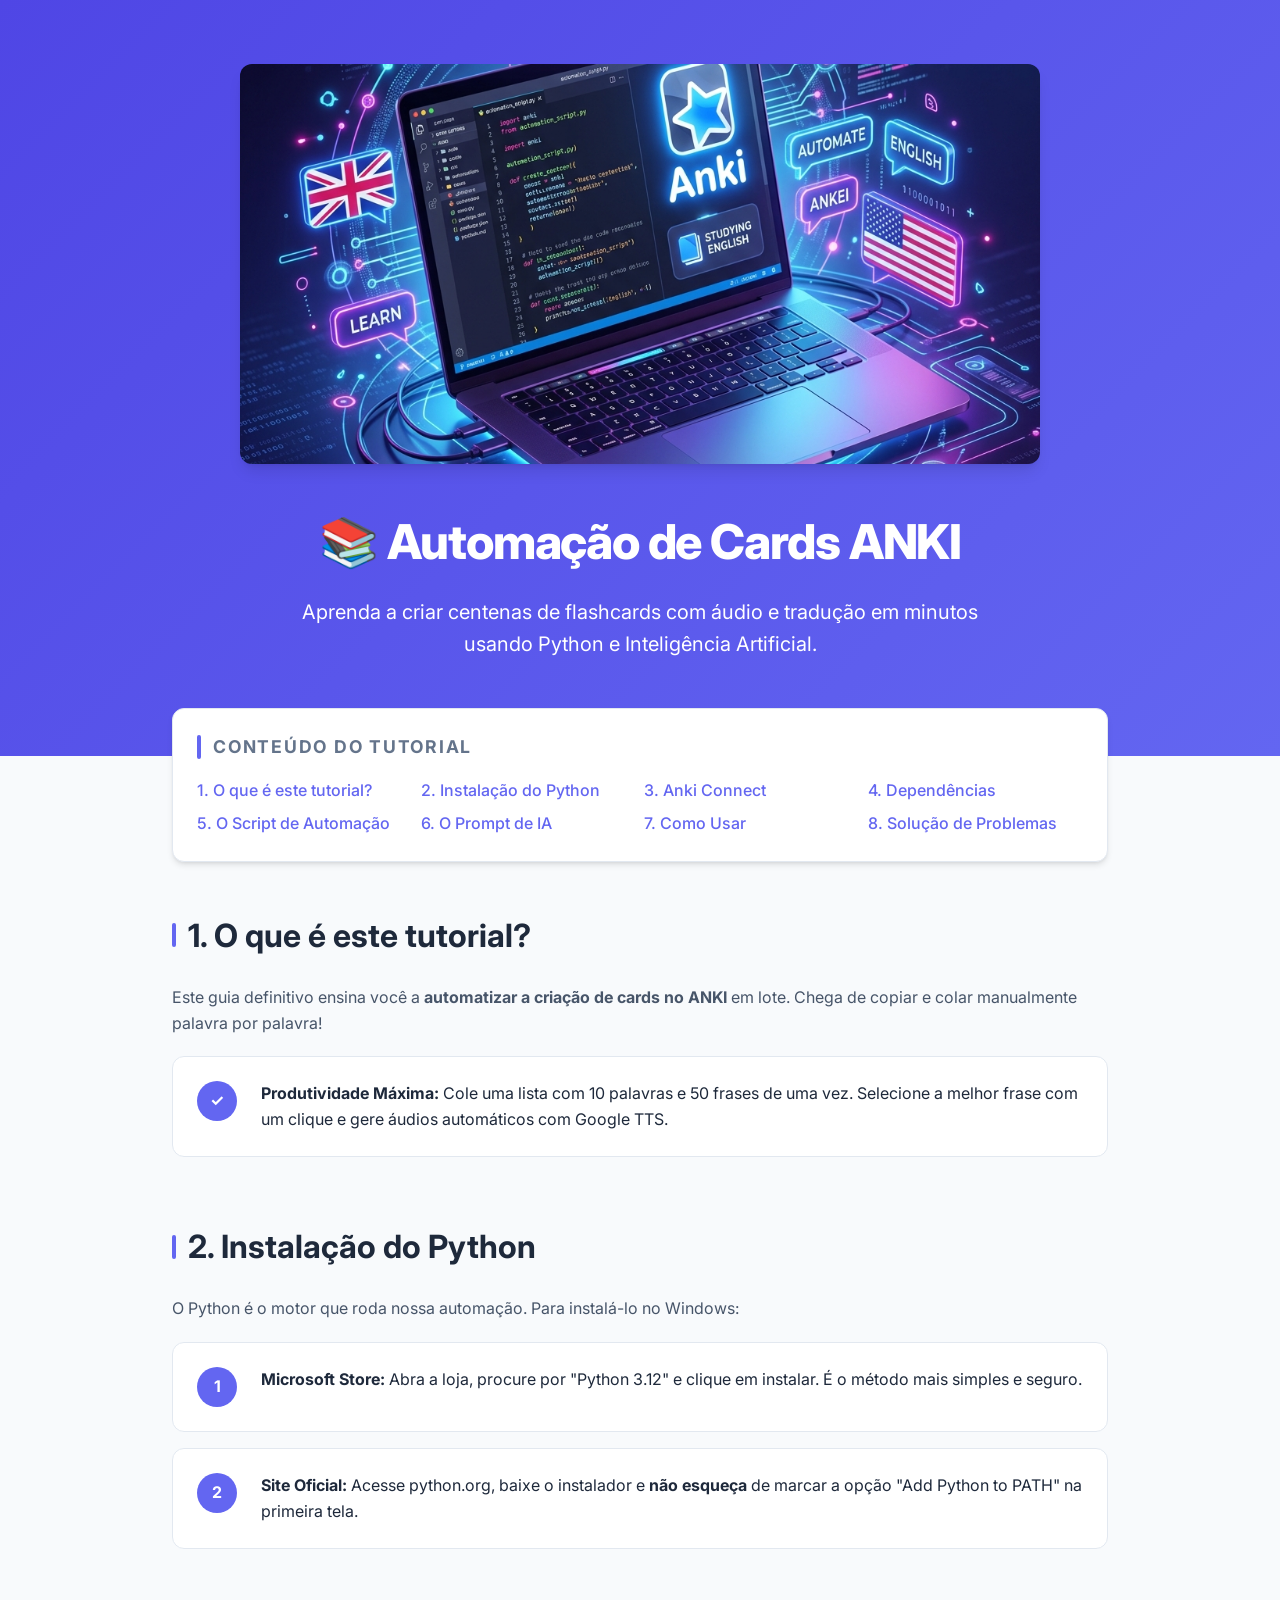
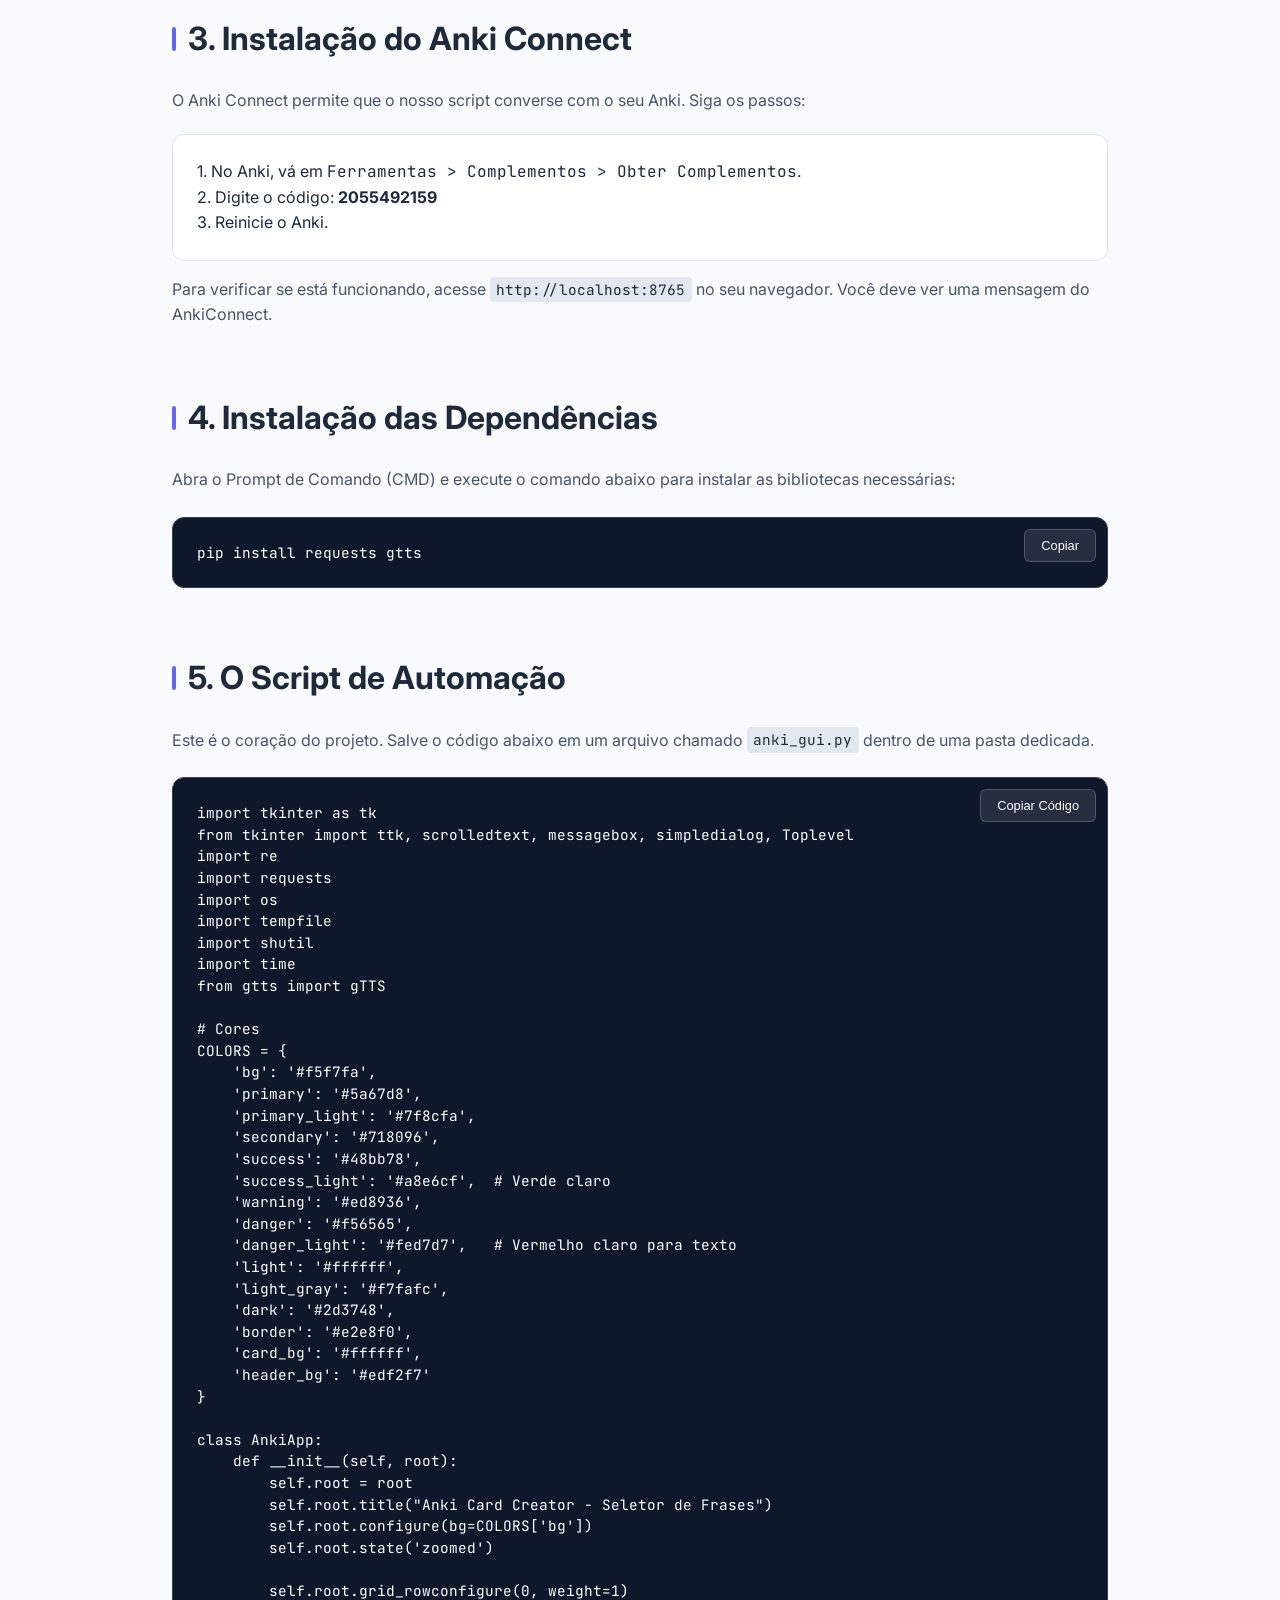
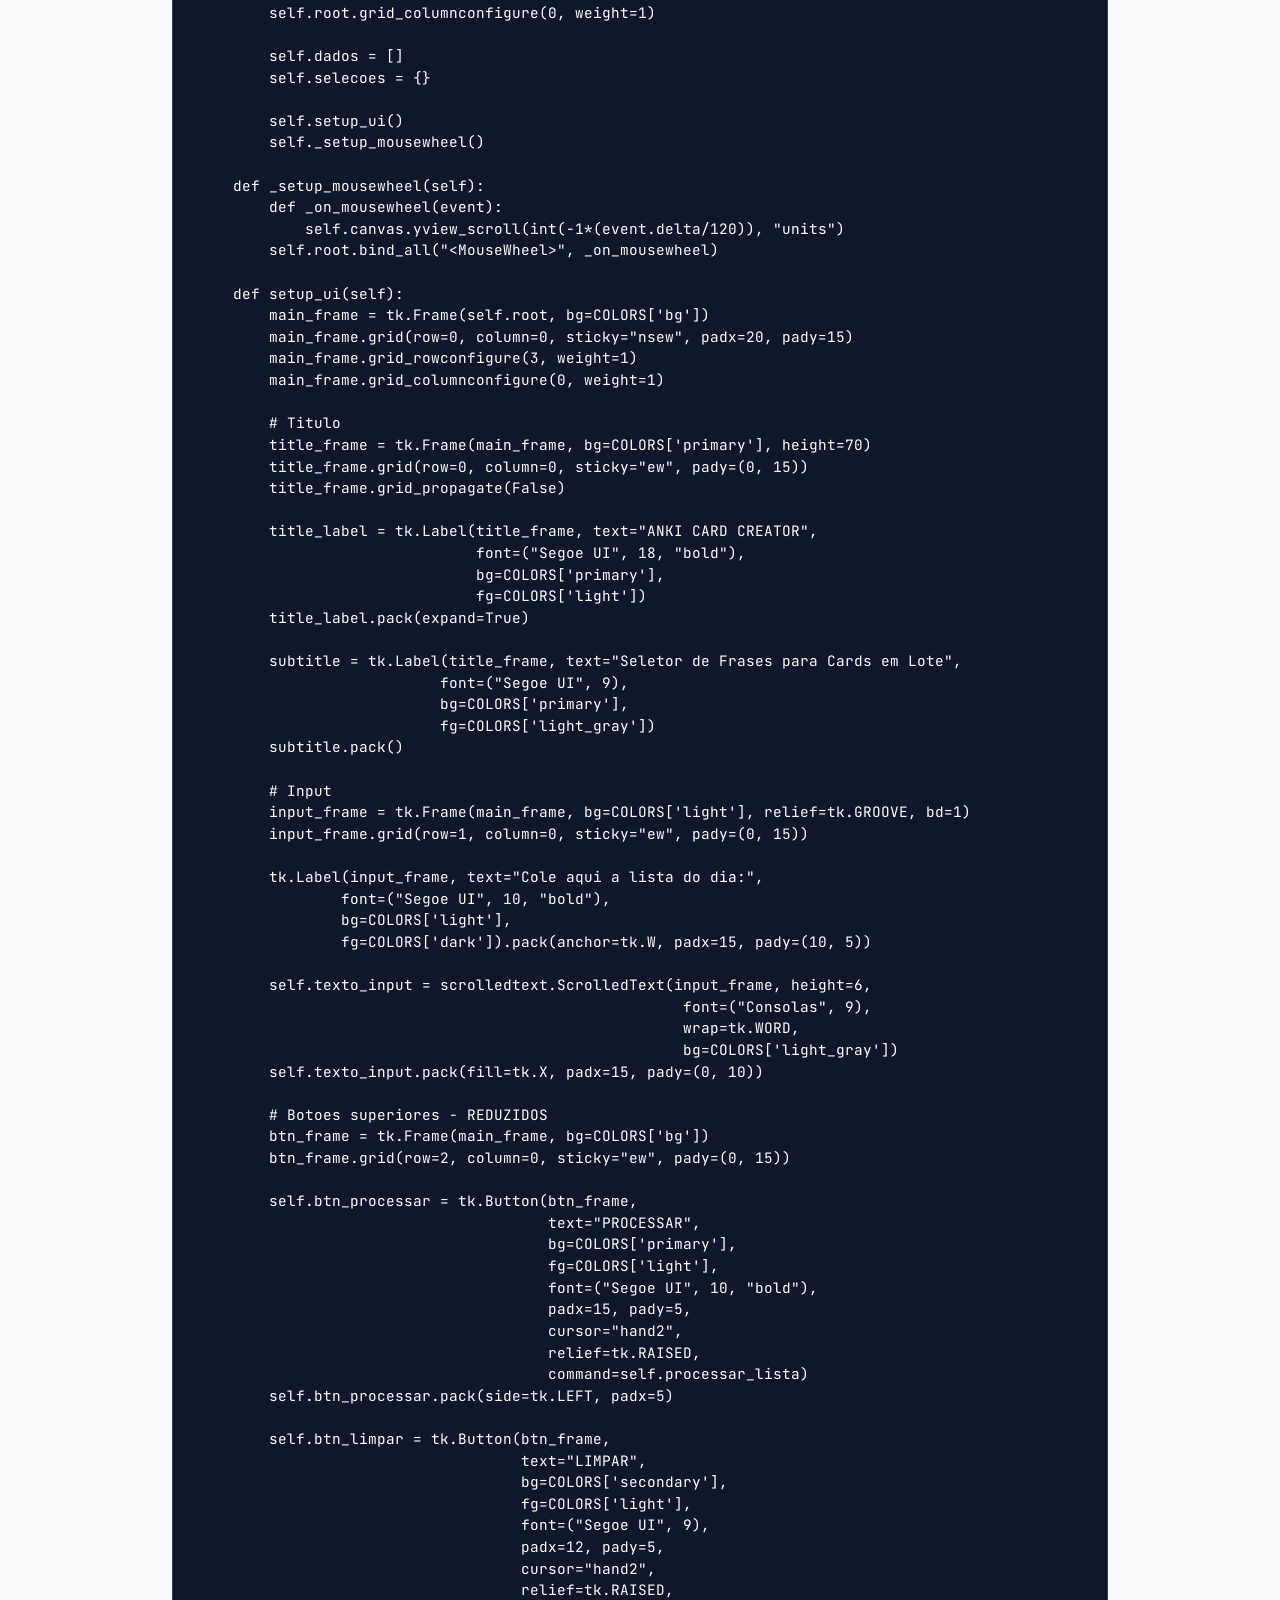
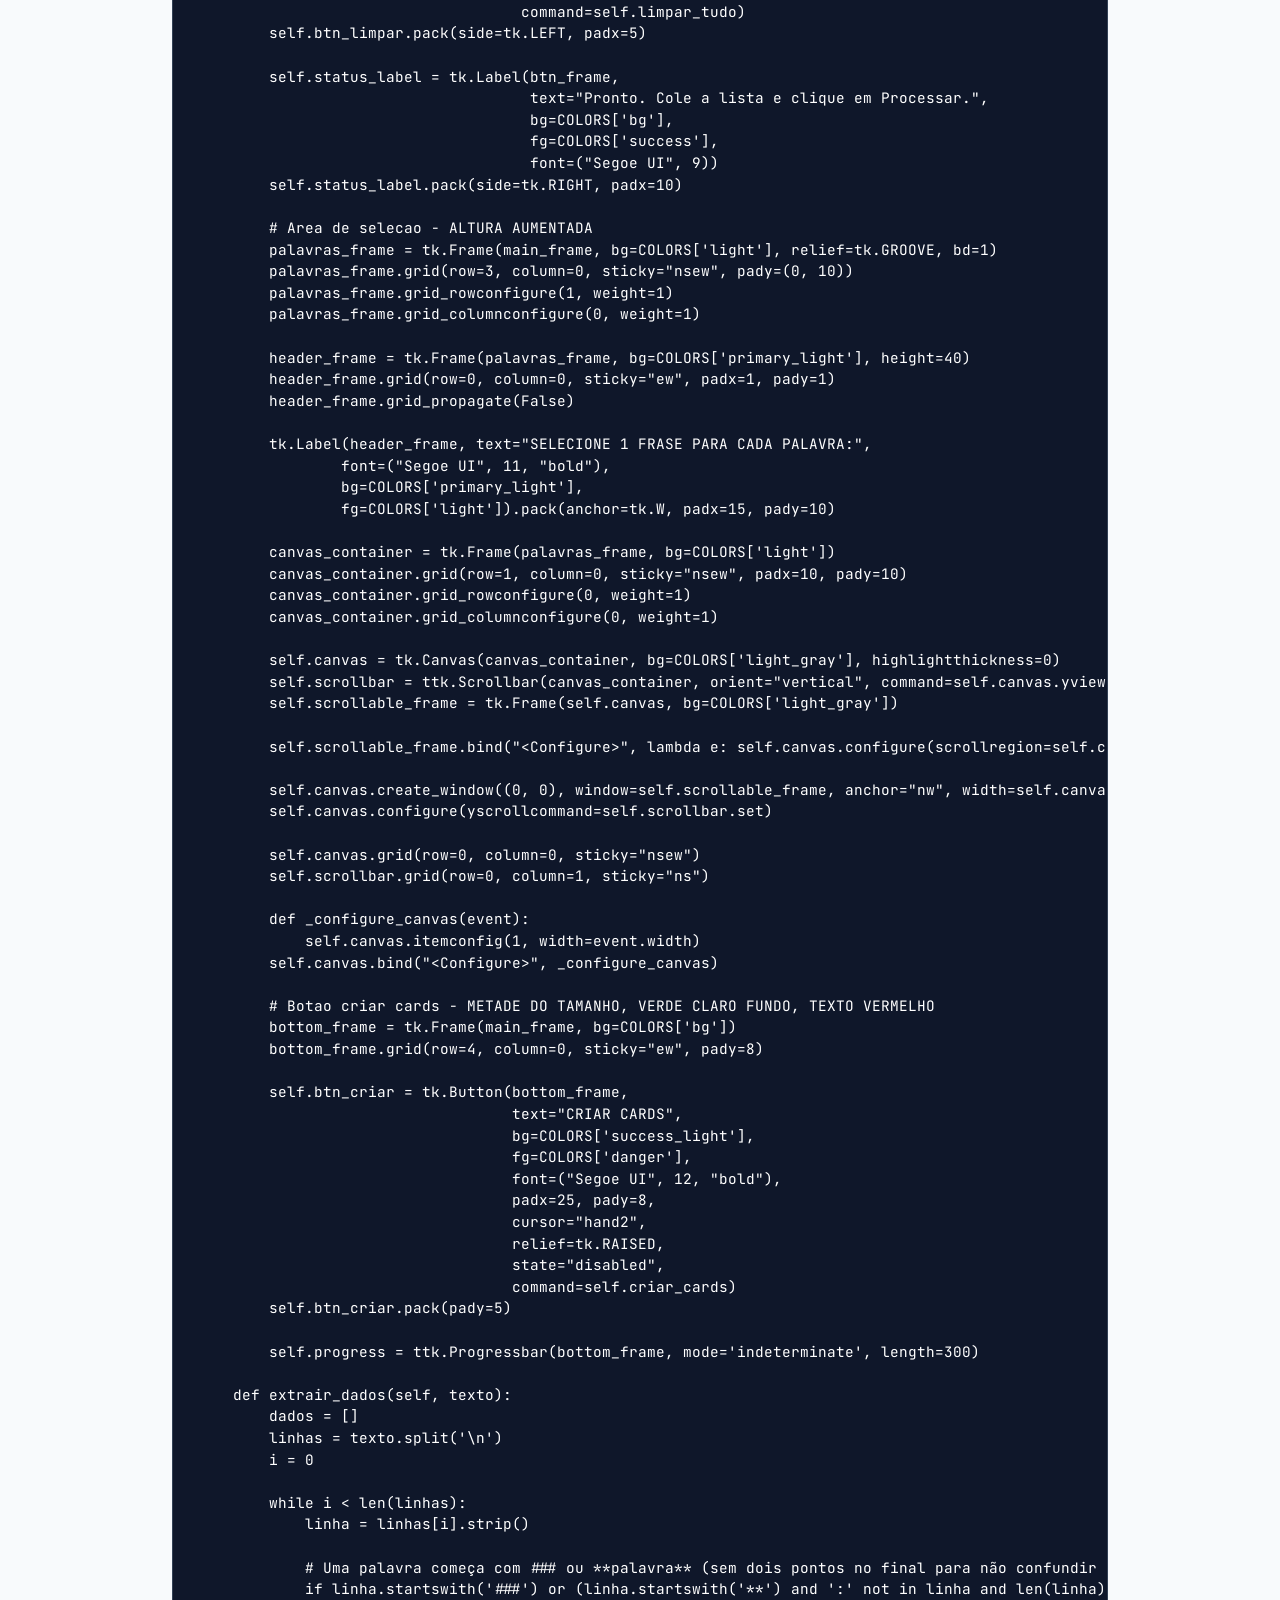
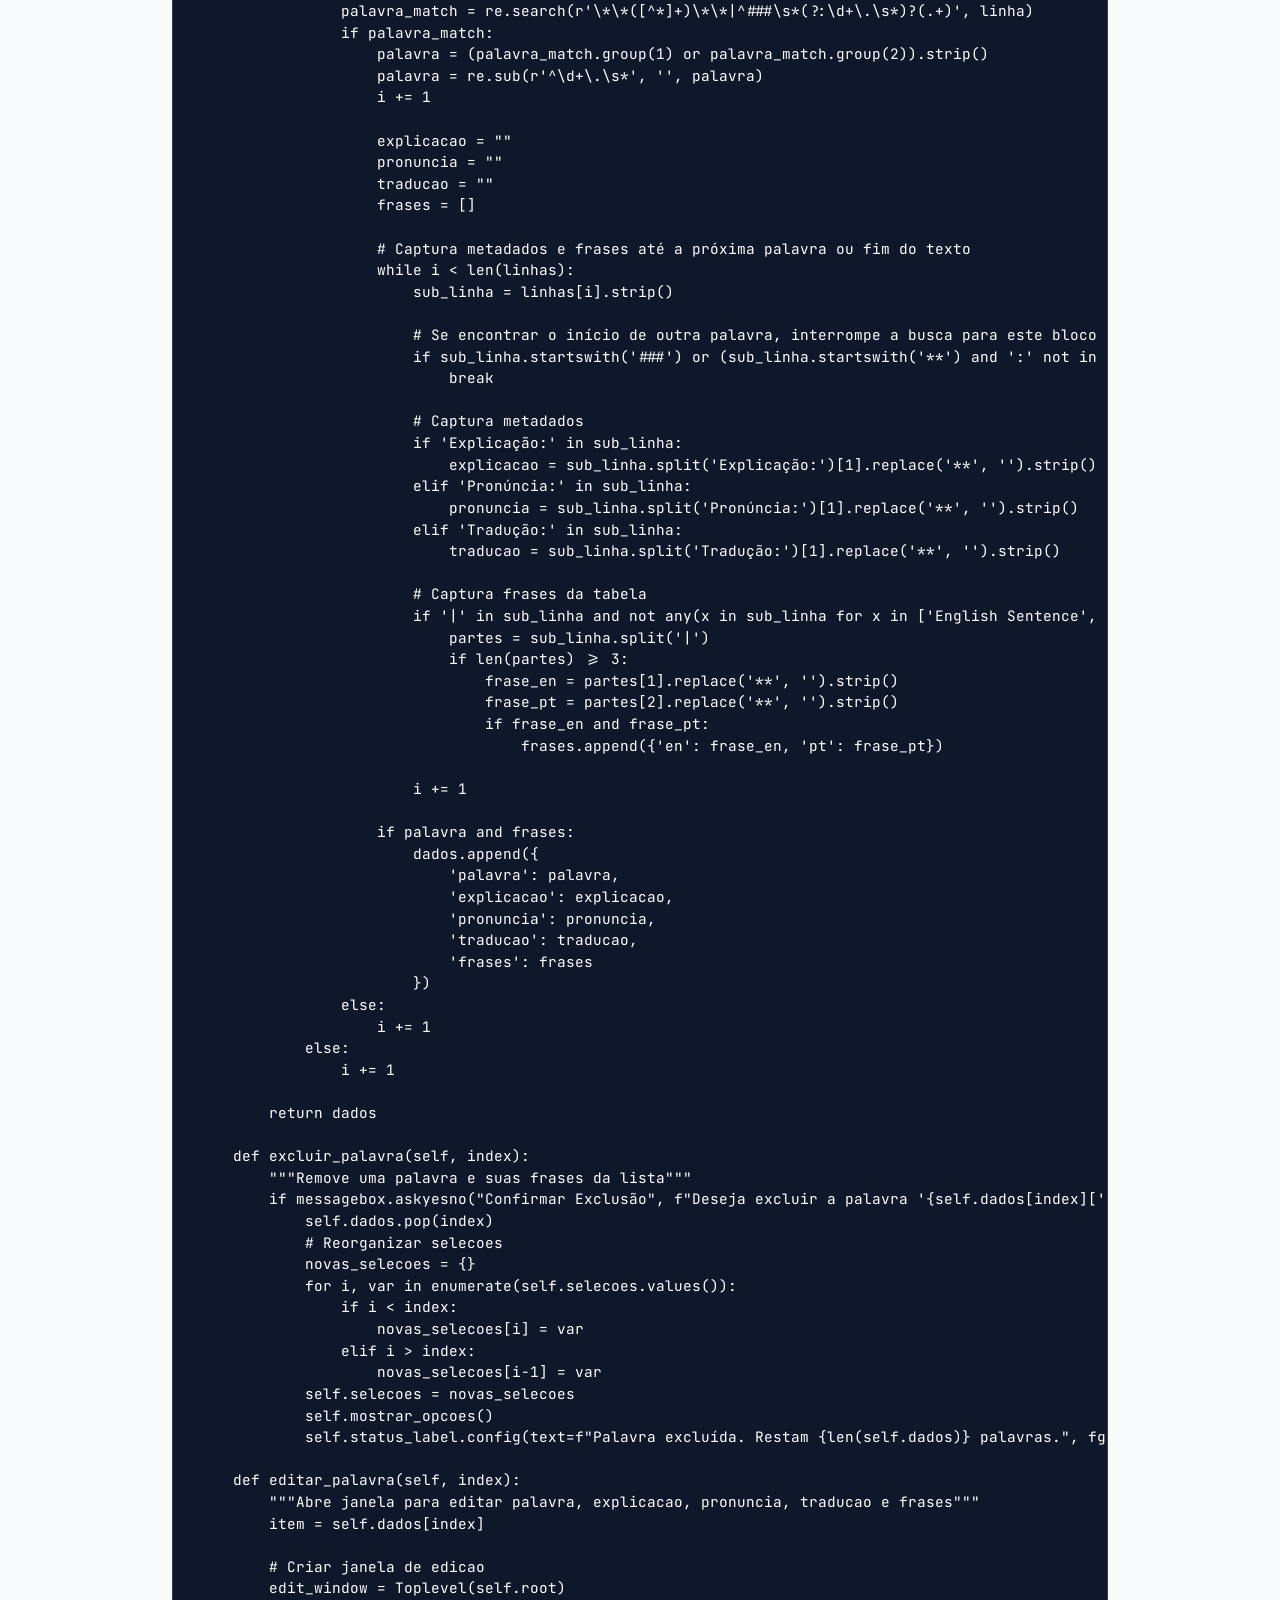
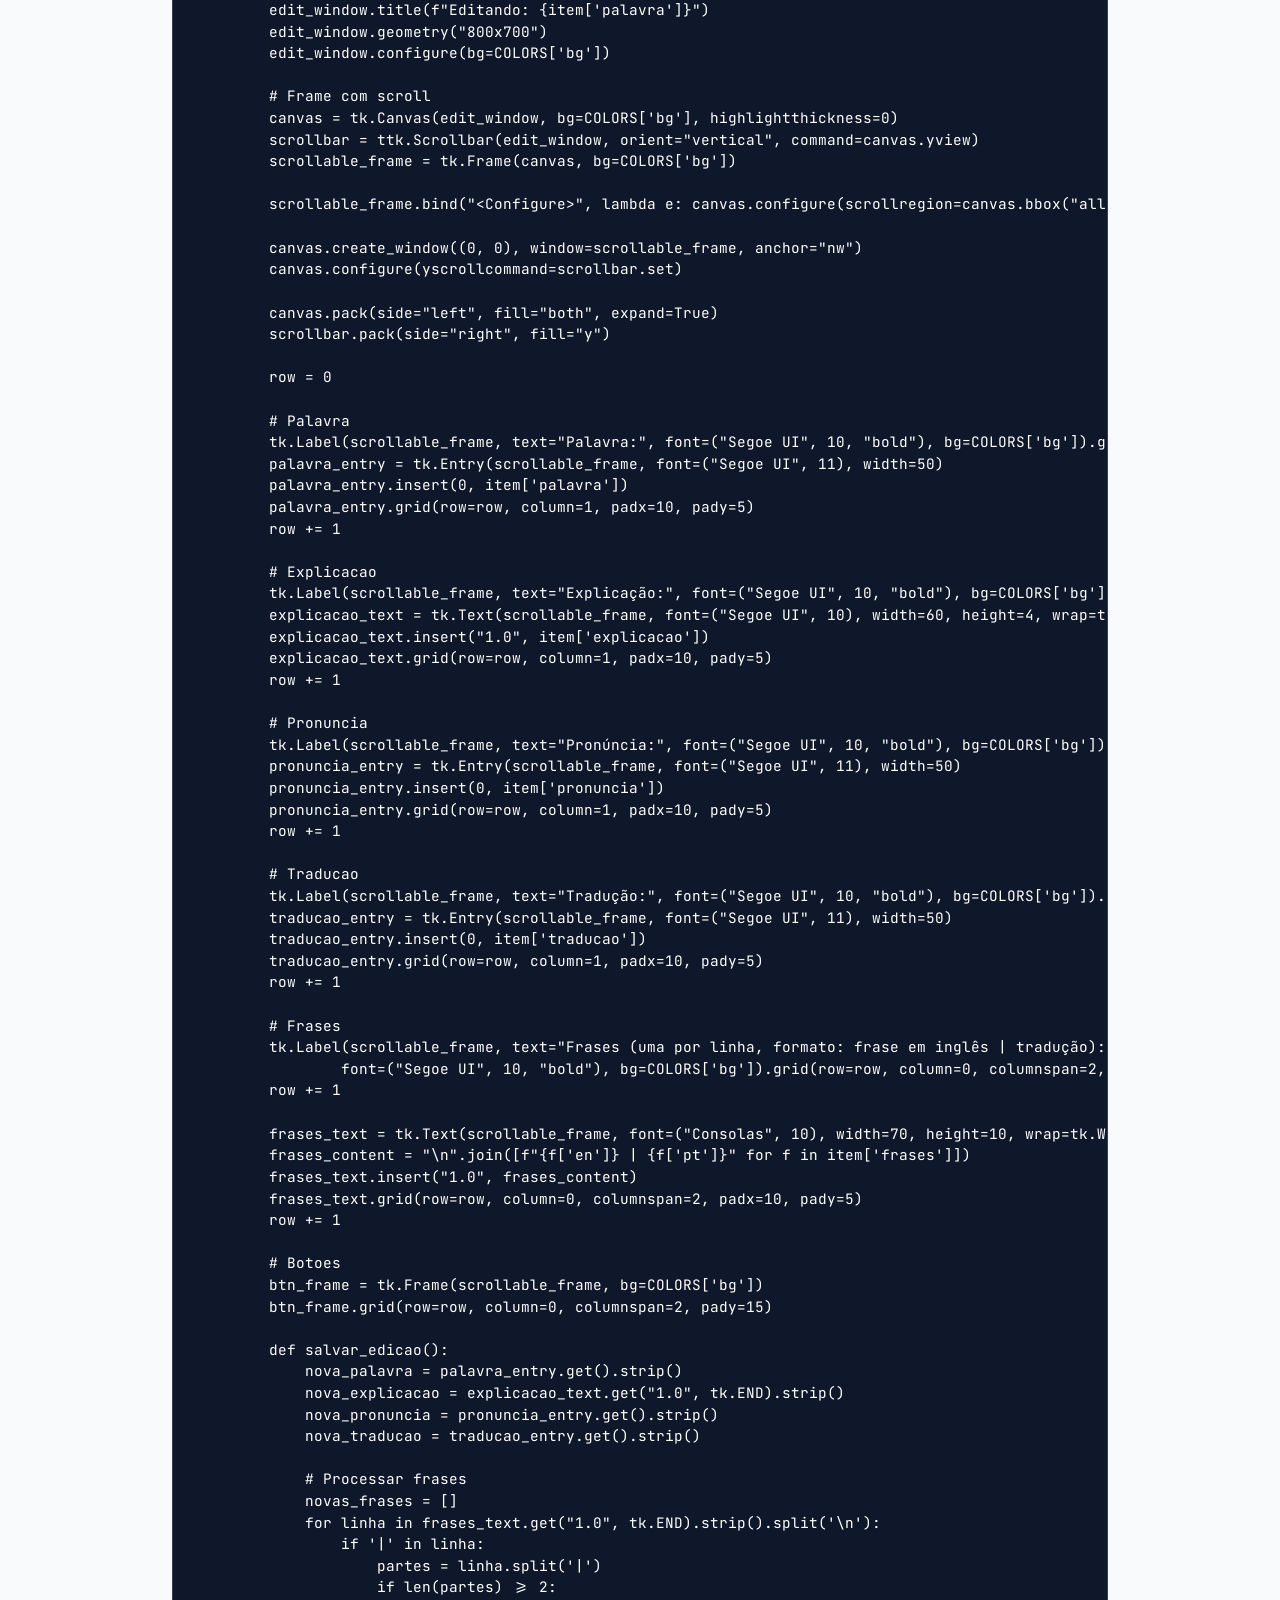
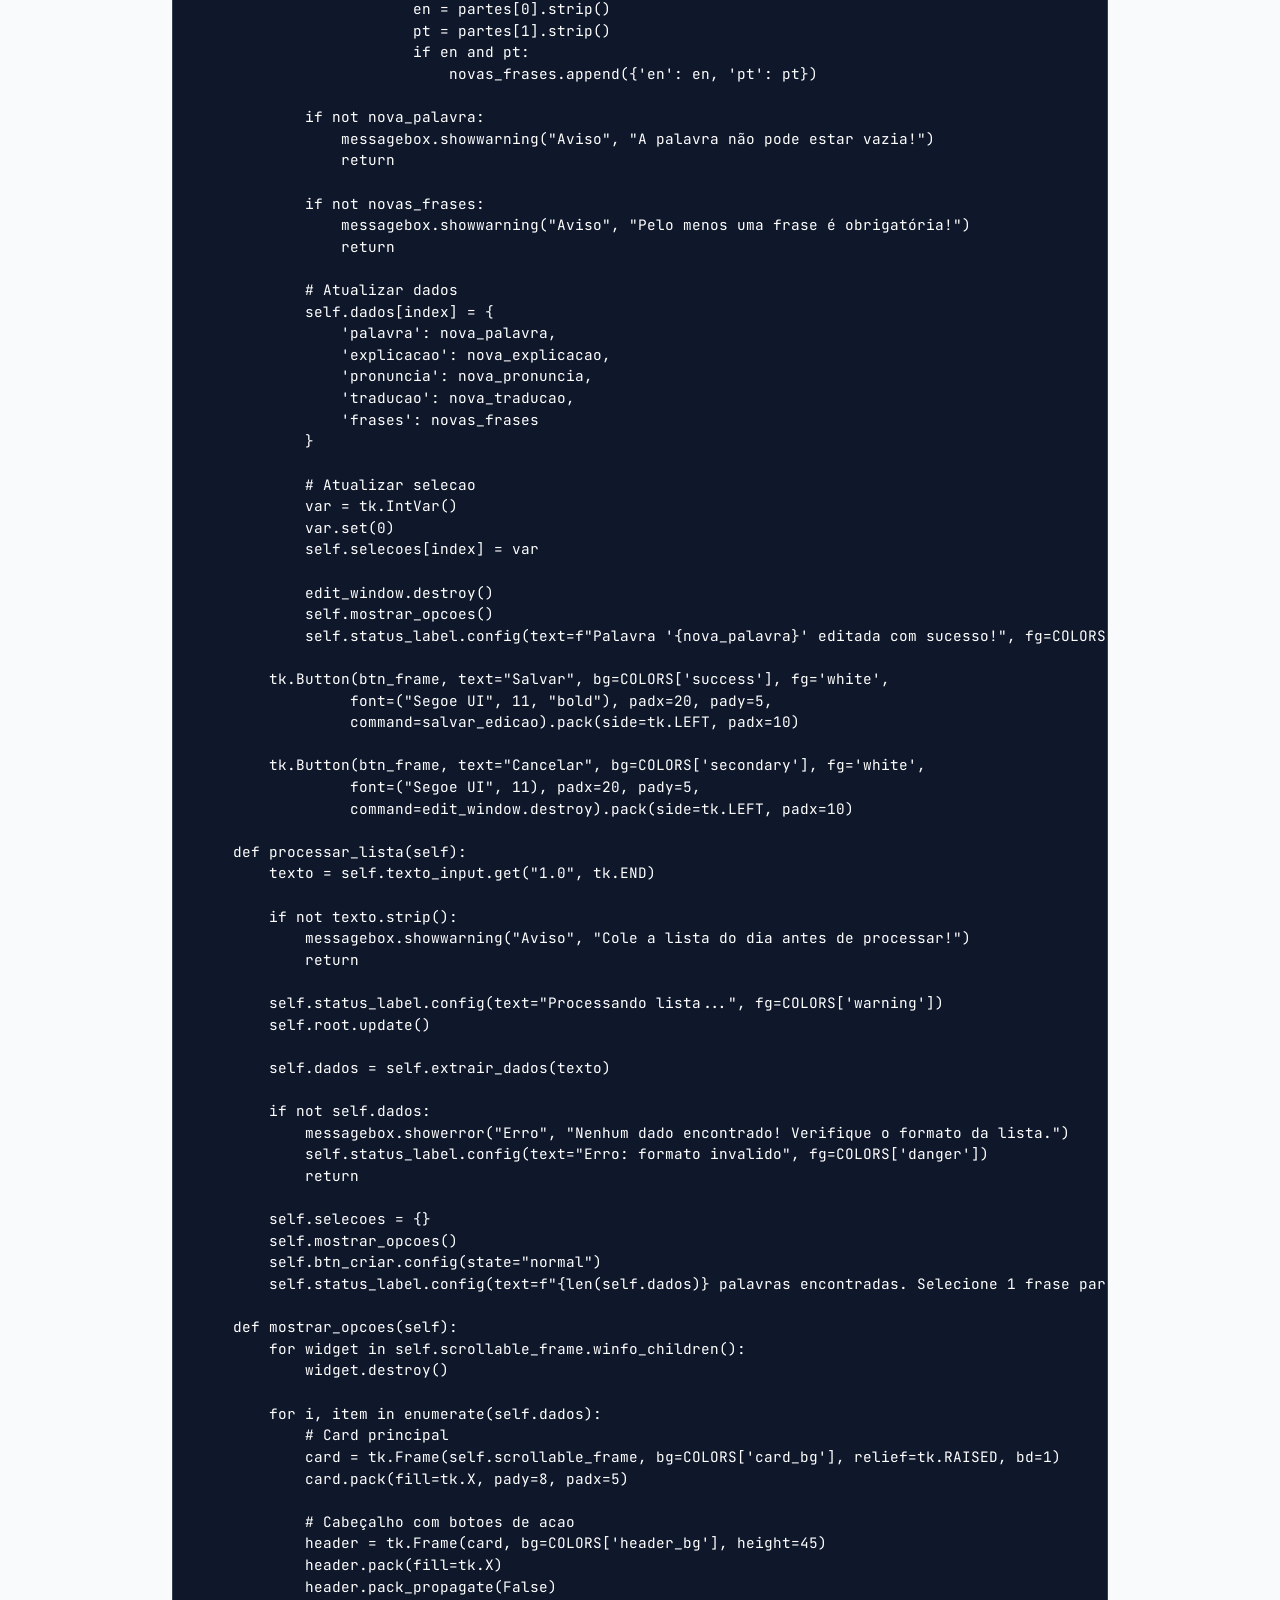
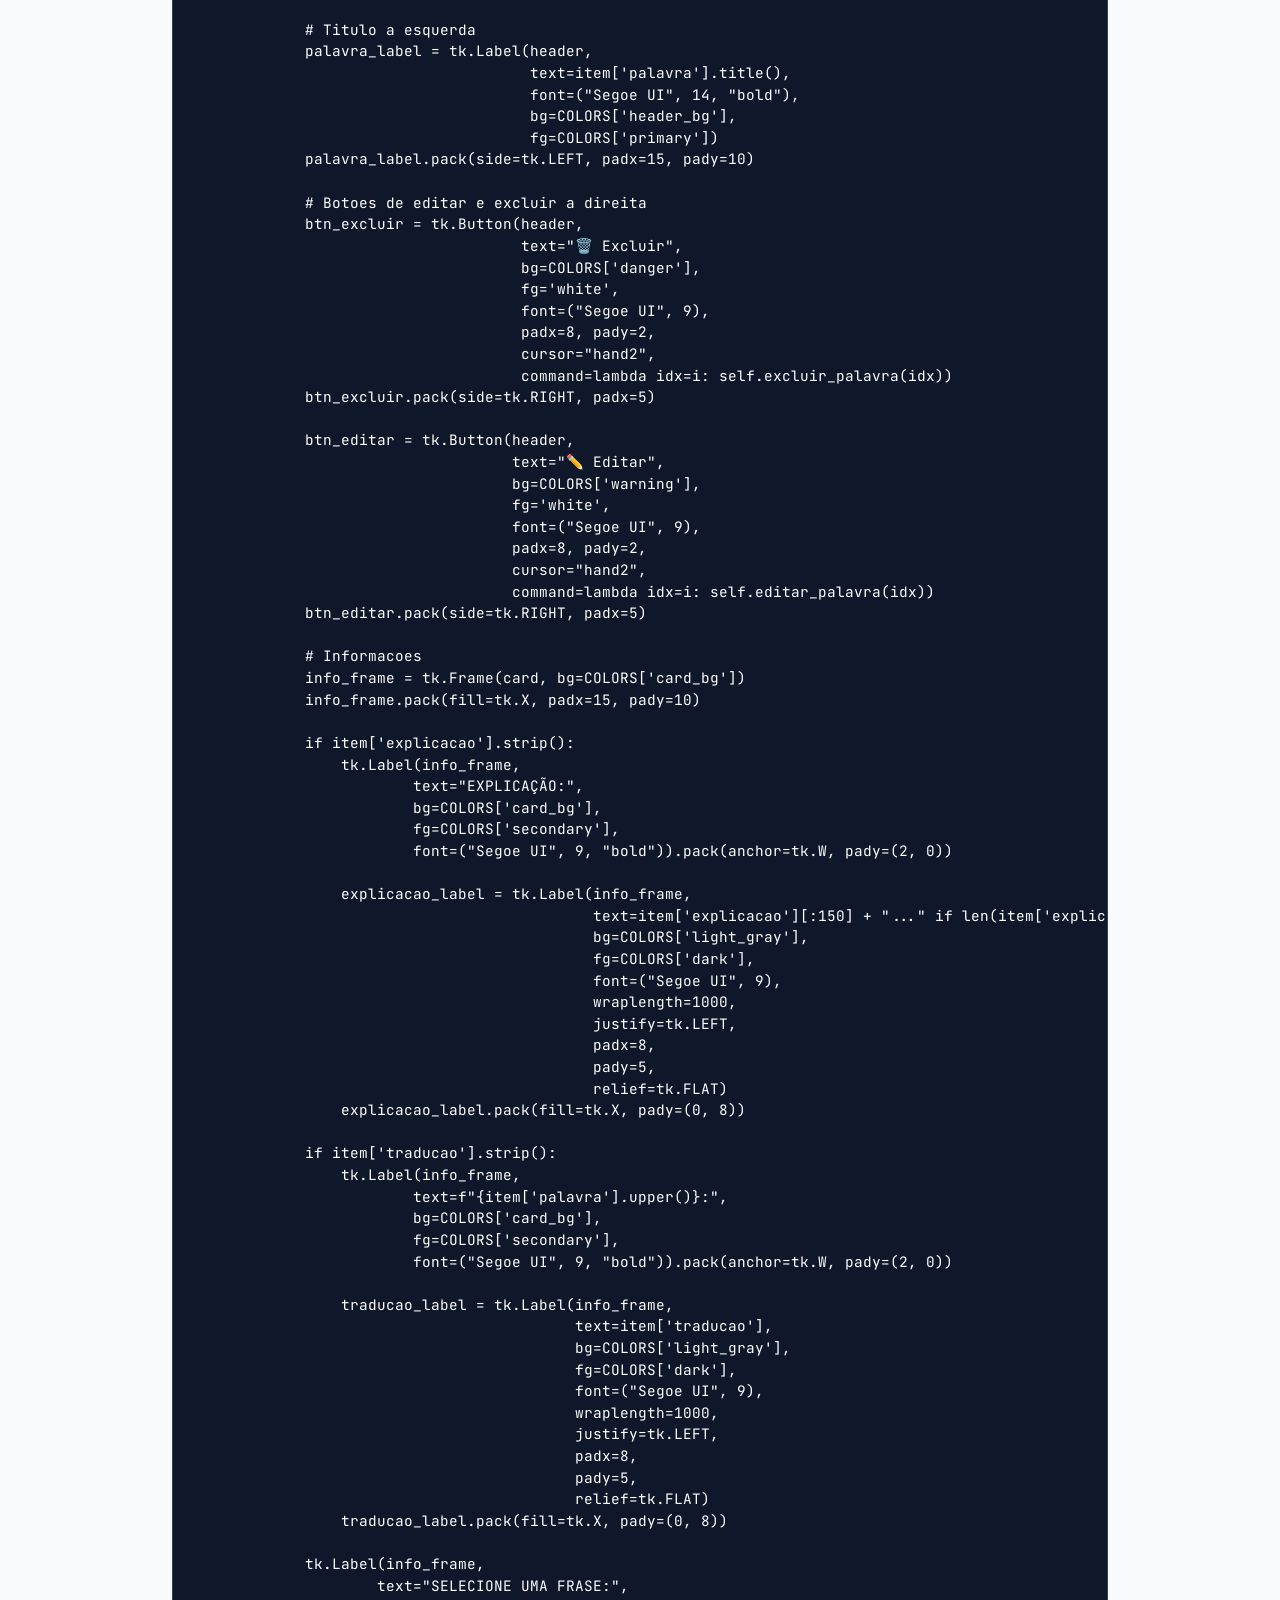
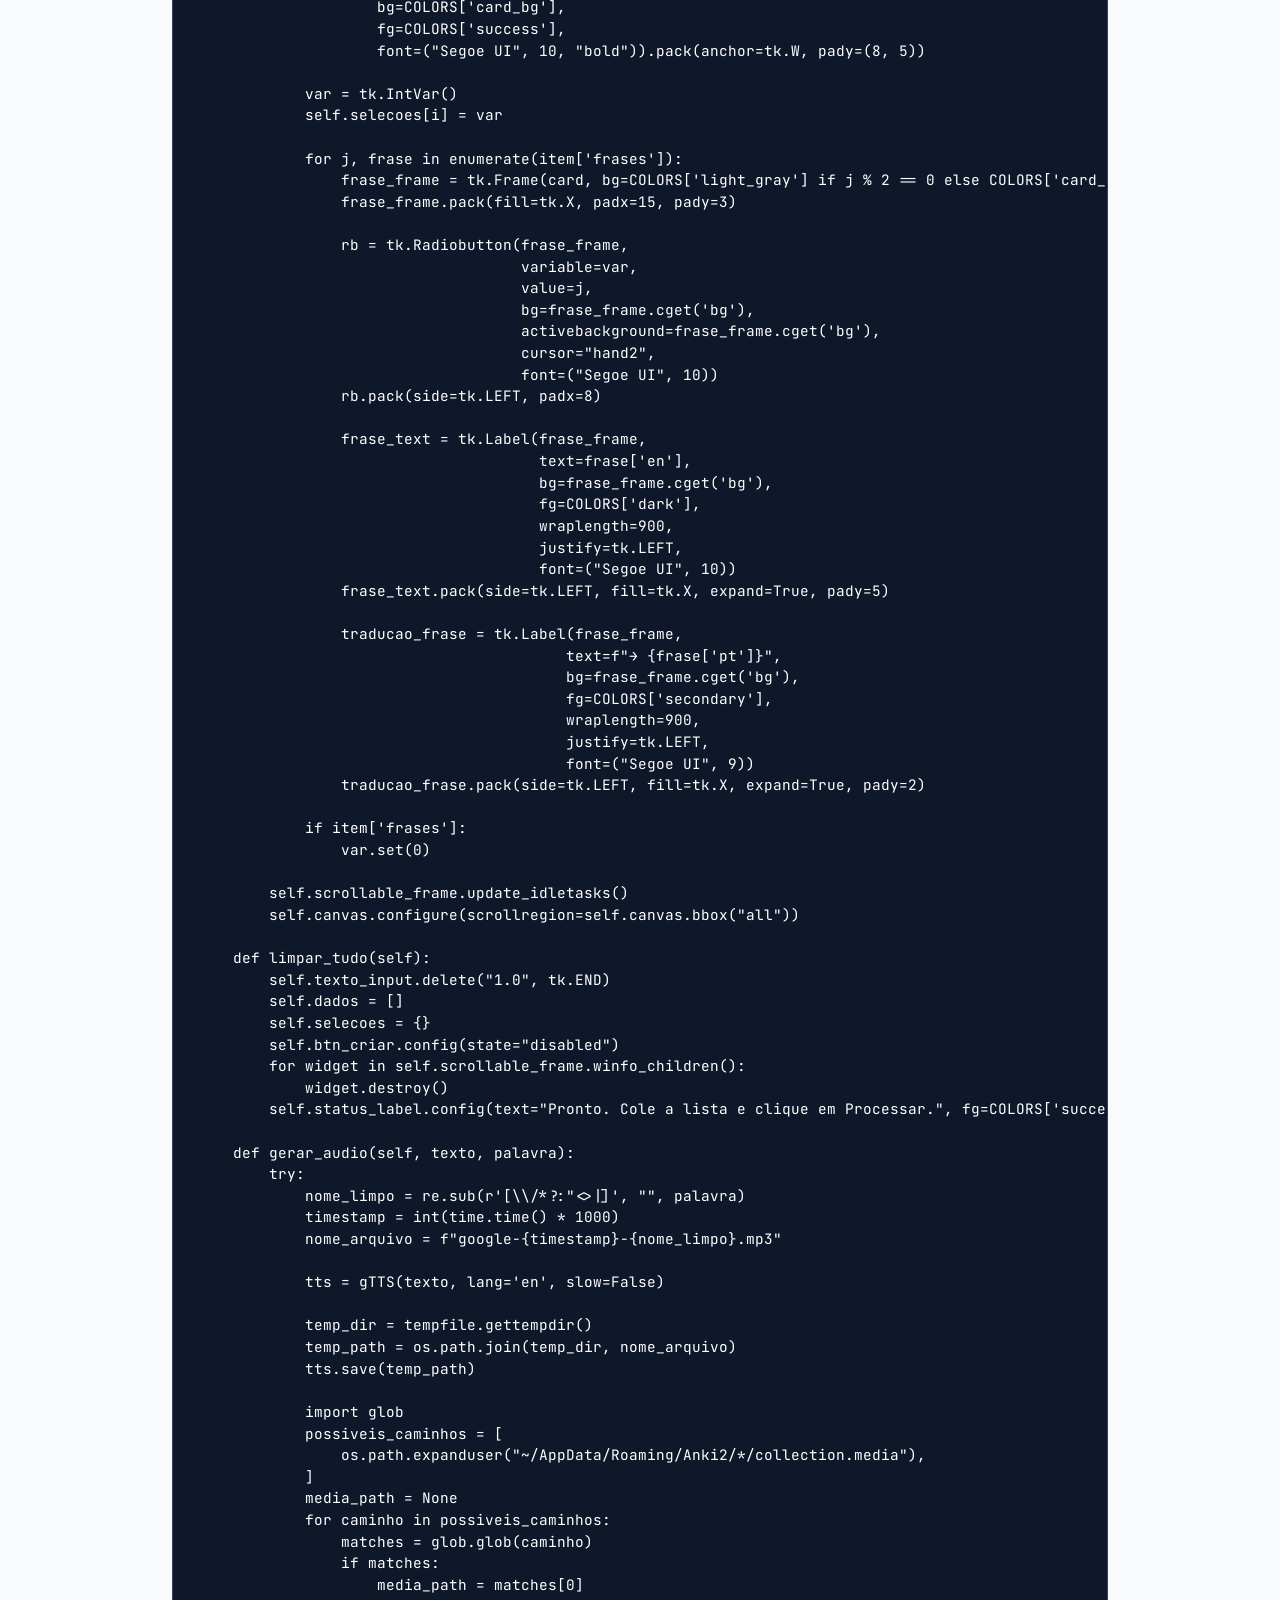
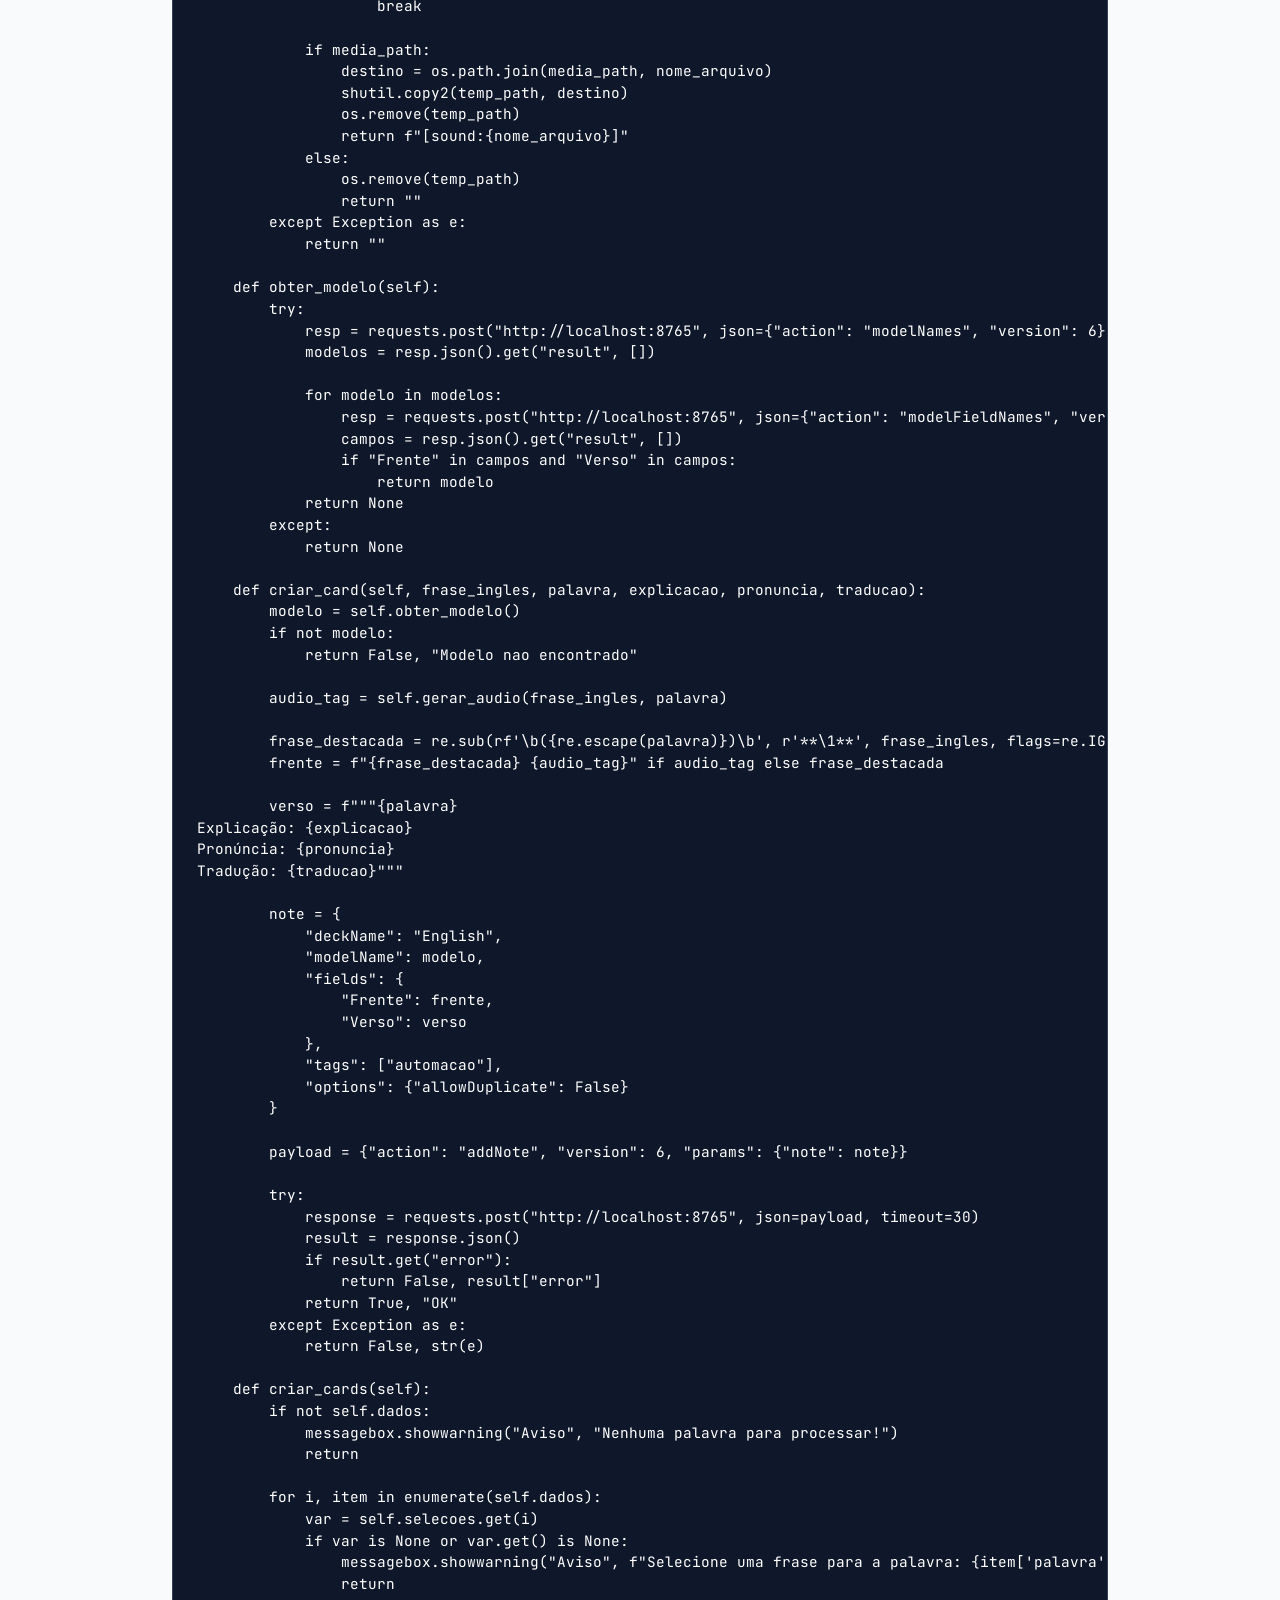
<file: index.html>
﻿<!DOCTYPE html>
<html lang="pt-br">

<head>
    <meta charset="UTF-8">
    <meta name="viewport" content="width=device-width, initial-scale=1.0">
    <title>Automação Anki: Domine o Inglês com Python e IA</title>
    <meta name="description"
        content="Tutorial completo sobre como automatizar a criação de cards no Anki usando Python e inteligência artificial.">
    <link rel="stylesheet" href="style.css">
    <link rel="preconnect" href="https://fonts.googleapis.com">
    <link rel="preconnect" href="https://fonts.gstatic.com" crossorigin>
    <link
        href="https://fonts.googleapis.com/css2?family=Inter:wght@400;500;600;700;800&family=JetBrains+Mono&display=swap"
        rel="stylesheet">
    <style>
        /* Estilos Críticos para Garantir Visibilidade Imediata */
        pre {
            background-color: #0f172a !important;
            color: #ffffff !important;
            padding: 1.5rem !important;
            border-radius: 12px !important;
            border: 1px solid #334155 !important;
            display: block !important;
            margin: 1.5rem 0 !important;
        }

        pre code {
            color: #ffffff !important;
            background-color: transparent !important;
            font-family: 'JetBrains Mono', monospace !important;
        }

        .subtitle {
            color: #ffffff !important;
            opacity: 1 !important;
        }
    </style>
</head>

<body>

    <header>
        <div class="container">
            <!-- Substituir pelo caminho real da imagem gerada -->
            <img src="hero.png" alt="Anki Automation Hero" class="hero-img">
            <h1>📚 Automação de Cards ANKI</h1>
            <p class="subtitle">Aprenda a criar centenas de flashcards com áudio e tradução em minutos usando Python e
                Inteligência Artificial.</p>
        </div>
    </header>

    <div class="container">
        <nav class="toc">
            <h2>Conteúdo do Tutorial</h2>
            <ul>
                <li><a href="#introducao">1. O que é este tutorial?</a></li>
                <li><a href="#python">2. Instalação do Python</a></li>
                <li><a href="#ankiconnect">3. Anki Connect</a></li>
                <li><a href="#dependencias">4. Dependências</a></li>
                <li><a href="#script">5. O Script de Automação</a></li>
                <li><a href="#prompt">6. O Prompt de IA</a></li>
                <li><a href="#uso">7. Como Usar</a></li>
                <li><a href="#solucao">8. Solução de Problemas</a></li>
            </ul>
        </nav>

        <main>
            <section id="introducao">
                <h2>1. O que é este tutorial?</h2>
                <p>Este guia definitivo ensina você a <strong>automatizar a criação de cards no ANKI</strong> em lote.
                    Chega de copiar e colar manualmente palavra por palavra!</p>
                <div class="step-item">
                    <div class="step-number">✓</div>
                    <div>
                        <strong>Produtividade Máxima:</strong> Cole uma lista com 10 palavras e 50 frases de uma vez.
                        Selecione a melhor frase com um clique e gere áudios automáticos com Google TTS.
                    </div>
                </div>
            </section>

            <section id="python">
                <h2>2. Instalação do Python</h2>
                <p>O Python é o motor que roda nossa automação. Para instalá-lo no Windows:</p>
                <ol class="step-list">
                    <li class="step-item">
                        <div class="step-number">1</div>
                        <div>
                            <strong>Microsoft Store:</strong> Abra a loja, procure por "Python 3.12" e clique em
                            instalar. É o método mais simples e seguro.
                        </div>
                    </li>
                    <li class="step-item">
                        <div class="step-number">2</div>
                        <div>
                            <strong>Site Oficial:</strong> Acesse python.org, baixe o instalador e <strong>não
                                esqueça</strong> de marcar a opção "Add Python to PATH" na primeira tela.
                        </div>
                    </li>
                </ol>
            </section>

            <section id="ankiconnect">
                <h2>3. Instalação do Anki Connect</h2>
                <p>O Anki Connect permite que o nosso script converse com o seu Anki. Siga os passos:</p>
                <div class="step-item">
                    <div>
                        1. No Anki, vá em <code>Ferramentas > Complementos > Obter Complementos</code>.<br>
                        2. Digite o código: <strong>2055492159</strong><br>
                        3. Reinicie o Anki.
                    </div>
                </div>
                <p>Para verificar se está funcionando, acesse <code>http://localhost:8765</code> no seu navegador. Você
                    deve ver uma mensagem do AnkiConnect.</p>
            </section>

            <section id="dependencias">
                <h2>4. Instalação das Dependências</h2>
                <p>Abra o Prompt de Comando (CMD) e execute o comando abaixo para instalar as bibliotecas necessárias:
                </p>
                <div class="code-container">
                    <button class="copy-btn">Copiar</button>
                    <pre><code>pip install requests gtts</code></pre>
                </div>
            </section>

            <section id="script">
                <h2>5. O Script de Automação</h2>
                <p>Este é o coração do projeto. Salve o código abaixo em um arquivo chamado <code>anki_gui.py</code>
                    dentro de uma pasta dedicada.</p>
                <div class="code-container">
                    <button class="copy-btn">Copiar Código</button>
                    <pre><code>import tkinter as tk
from tkinter import ttk, scrolledtext, messagebox, simpledialog, Toplevel
import re
import requests
import os
import tempfile
import shutil
import time
from gtts import gTTS

# Cores
COLORS = {
    'bg': '#f5f7fa',
    'primary': '#5a67d8',
    'primary_light': '#7f8cfa',
    'secondary': '#718096',
    'success': '#48bb78',
    'success_light': '#a8e6cf',  # Verde claro
    'warning': '#ed8936',
    'danger': '#f56565',
    'danger_light': '#fed7d7',   # Vermelho claro para texto
    'light': '#ffffff',
    'light_gray': '#f7fafc',
    'dark': '#2d3748',
    'border': '#e2e8f0',
    'card_bg': '#ffffff',
    'header_bg': '#edf2f7'
}

class AnkiApp:
    def __init__(self, root):
        self.root = root
        self.root.title("Anki Card Creator - Seletor de Frases")
        self.root.configure(bg=COLORS['bg'])
        self.root.state('zoomed')
        
        self.root.grid_rowconfigure(0, weight=1)
        self.root.grid_columnconfigure(0, weight=1)
        
        self.dados = []
        self.selecoes = {}
        
        self.setup_ui()
        self._setup_mousewheel()
        
    def _setup_mousewheel(self):
        def _on_mousewheel(event):
            self.canvas.yview_scroll(int(-1*(event.delta/120)), "units")
        self.root.bind_all("&lt;MouseWheel&gt;", _on_mousewheel)
        
    def setup_ui(self):
        main_frame = tk.Frame(self.root, bg=COLORS['bg'])
        main_frame.grid(row=0, column=0, sticky="nsew", padx=20, pady=15)
        main_frame.grid_rowconfigure(3, weight=1)
        main_frame.grid_columnconfigure(0, weight=1)
        
        # Titulo
        title_frame = tk.Frame(main_frame, bg=COLORS['primary'], height=70)
        title_frame.grid(row=0, column=0, sticky="ew", pady=(0, 15))
        title_frame.grid_propagate(False)
        
        title_label = tk.Label(title_frame, text="ANKI CARD CREATOR", 
                               font=("Segoe UI", 18, "bold"), 
                               bg=COLORS['primary'], 
                               fg=COLORS['light'])
        title_label.pack(expand=True)
        
        subtitle = tk.Label(title_frame, text="Seletor de Frases para Cards em Lote",
                           font=("Segoe UI", 9),
                           bg=COLORS['primary'],
                           fg=COLORS['light_gray'])
        subtitle.pack()
        
        # Input
        input_frame = tk.Frame(main_frame, bg=COLORS['light'], relief=tk.GROOVE, bd=1)
        input_frame.grid(row=1, column=0, sticky="ew", pady=(0, 15))
        
        tk.Label(input_frame, text="Cole aqui a lista do dia:", 
                font=("Segoe UI", 10, "bold"),
                bg=COLORS['light'],
                fg=COLORS['dark']).pack(anchor=tk.W, padx=15, pady=(10, 5))
        
        self.texto_input = scrolledtext.ScrolledText(input_frame, height=6, 
                                                      font=("Consolas", 9),
                                                      wrap=tk.WORD,
                                                      bg=COLORS['light_gray'])
        self.texto_input.pack(fill=tk.X, padx=15, pady=(0, 10))
        
        # Botoes superiores - REDUZIDOS
        btn_frame = tk.Frame(main_frame, bg=COLORS['bg'])
        btn_frame.grid(row=2, column=0, sticky="ew", pady=(0, 15))
        
        self.btn_processar = tk.Button(btn_frame, 
                                       text="PROCESSAR", 
                                       bg=COLORS['primary'],
                                       fg=COLORS['light'],
                                       font=("Segoe UI", 10, "bold"),
                                       padx=15, pady=5,
                                       cursor="hand2",
                                       relief=tk.RAISED,
                                       command=self.processar_lista)
        self.btn_processar.pack(side=tk.LEFT, padx=5)
        
        self.btn_limpar = tk.Button(btn_frame, 
                                    text="LIMPAR", 
                                    bg=COLORS['secondary'],
                                    fg=COLORS['light'],
                                    font=("Segoe UI", 9),
                                    padx=12, pady=5,
                                    cursor="hand2",
                                    relief=tk.RAISED,
                                    command=self.limpar_tudo)
        self.btn_limpar.pack(side=tk.LEFT, padx=5)
        
        self.status_label = tk.Label(btn_frame, 
                                     text="Pronto. Cole a lista e clique em Processar.",
                                     bg=COLORS['bg'],
                                     fg=COLORS['success'],
                                     font=("Segoe UI", 9))
        self.status_label.pack(side=tk.RIGHT, padx=10)
        
        # Area de selecao - ALTURA AUMENTADA
        palavras_frame = tk.Frame(main_frame, bg=COLORS['light'], relief=tk.GROOVE, bd=1)
        palavras_frame.grid(row=3, column=0, sticky="nsew", pady=(0, 10))
        palavras_frame.grid_rowconfigure(1, weight=1)
        palavras_frame.grid_columnconfigure(0, weight=1)
        
        header_frame = tk.Frame(palavras_frame, bg=COLORS['primary_light'], height=40)
        header_frame.grid(row=0, column=0, sticky="ew", padx=1, pady=1)
        header_frame.grid_propagate(False)
        
        tk.Label(header_frame, text="SELECIONE 1 FRASE PARA CADA PALAVRA:",
                font=("Segoe UI", 11, "bold"),
                bg=COLORS['primary_light'],
                fg=COLORS['light']).pack(anchor=tk.W, padx=15, pady=10)
        
        canvas_container = tk.Frame(palavras_frame, bg=COLORS['light'])
        canvas_container.grid(row=1, column=0, sticky="nsew", padx=10, pady=10)
        canvas_container.grid_rowconfigure(0, weight=1)
        canvas_container.grid_columnconfigure(0, weight=1)
        
        self.canvas = tk.Canvas(canvas_container, bg=COLORS['light_gray'], highlightthickness=0)
        self.scrollbar = ttk.Scrollbar(canvas_container, orient="vertical", command=self.canvas.yview)
        self.scrollable_frame = tk.Frame(self.canvas, bg=COLORS['light_gray'])
        
        self.scrollable_frame.bind("&lt;Configure&gt;", lambda e: self.canvas.configure(scrollregion=self.canvas.bbox("all")))
        
        self.canvas.create_window((0, 0), window=self.scrollable_frame, anchor="nw", width=self.canvas.winfo_width())
        self.canvas.configure(yscrollcommand=self.scrollbar.set)
        
        self.canvas.grid(row=0, column=0, sticky="nsew")
        self.scrollbar.grid(row=0, column=1, sticky="ns")
        
        def _configure_canvas(event):
            self.canvas.itemconfig(1, width=event.width)
        self.canvas.bind("&lt;Configure&gt;", _configure_canvas)
        
        # Botao criar cards - METADE DO TAMANHO, VERDE CLARO FUNDO, TEXTO VERMELHO
        bottom_frame = tk.Frame(main_frame, bg=COLORS['bg'])
        bottom_frame.grid(row=4, column=0, sticky="ew", pady=8)
        
        self.btn_criar = tk.Button(bottom_frame,
                                   text="CRIAR CARDS",
                                   bg=COLORS['success_light'],
                                   fg=COLORS['danger'],
                                   font=("Segoe UI", 12, "bold"),
                                   padx=25, pady=8,
                                   cursor="hand2",
                                   relief=tk.RAISED,
                                   state="disabled",
                                   command=self.criar_cards)
        self.btn_criar.pack(pady=5)
        
        self.progress = ttk.Progressbar(bottom_frame, mode='indeterminate', length=300)
    
    def extrair_dados(self, texto):
        dados = []
        linhas = texto.split('\n')
        i = 0
        
        while i &lt; len(linhas):
            linha = linhas[i].strip()
            
            # Uma palavra começa com ### ou **palavra** (sem dois pontos no final para não confundir com metadados)
            if linha.startswith('###') or (linha.startswith('**') and ':' not in linha and len(linha) &gt; 4):
                palavra_match = re.search(r'\*\*([^*]+)\*\*|^###\s*(?:\d+\.\s*)?(.+)', linha)
                if palavra_match:
                    palavra = (palavra_match.group(1) or palavra_match.group(2)).strip()
                    palavra = re.sub(r'^\d+\.\s*', '', palavra)
                    i += 1
                    
                    explicacao = ""
                    pronuncia = ""
                    traducao = ""
                    frases = []
                    
                    # Captura metadados e frases até a próxima palavra ou fim do texto
                    while i &lt; len(linhas):
                        sub_linha = linhas[i].strip()
                        
                        # Se encontrar o início de outra palavra, interrompe a busca para este bloco
                        if sub_linha.startswith('###') or (sub_linha.startswith('**') and ':' not in sub_linha and len(sub_linha) &gt; 4):
                            break
                        
                        # Captura metadados
                        if 'Explicação:' in sub_linha:
                            explicacao = sub_linha.split('Explicação:')[1].replace('**', '').strip()
                        elif 'Pronúncia:' in sub_linha:
                            pronuncia = sub_linha.split('Pronúncia:')[1].replace('**', '').strip()
                        elif 'Tradução:' in sub_linha:
                            traducao = sub_linha.split('Tradução:')[1].replace('**', '').strip()
                        
                        # Captura frases da tabela
                        if '|' in sub_linha and not any(x in sub_linha for x in ['English Sentence', '---', '|--', 'Frase em inglês']):
                            partes = sub_linha.split('|')
                            if len(partes) &gt;= 3:
                                frase_en = partes[1].replace('**', '').strip()
                                frase_pt = partes[2].replace('**', '').strip()
                                if frase_en and frase_pt:
                                    frases.append({'en': frase_en, 'pt': frase_pt})
                        
                        i += 1
                    
                    if palavra and frases:
                        dados.append({
                            'palavra': palavra,
                            'explicacao': explicacao,
                            'pronuncia': pronuncia,
                            'traducao': traducao,
                            'frases': frases
                        })
                else:
                    i += 1
            else:
                i += 1
        
        return dados
    
    def excluir_palavra(self, index):
        """Remove uma palavra e suas frases da lista"""
        if messagebox.askyesno("Confirmar Exclusão", f"Deseja excluir a palavra '{self.dados[index]['palavra']}' e todas as suas frases?"):
            self.dados.pop(index)
            # Reorganizar selecoes
            novas_selecoes = {}
            for i, var in enumerate(self.selecoes.values()):
                if i &lt; index:
                    novas_selecoes[i] = var
                elif i &gt; index:
                    novas_selecoes[i-1] = var
            self.selecoes = novas_selecoes
            self.mostrar_opcoes()
            self.status_label.config(text=f"Palavra excluída. Restam {len(self.dados)} palavras.", fg=COLORS['warning'])
    
    def editar_palavra(self, index):
        """Abre janela para editar palavra, explicacao, pronuncia, traducao e frases"""
        item = self.dados[index]
        
        # Criar janela de edicao
        edit_window = Toplevel(self.root)
        edit_window.title(f"Editando: {item['palavra']}")
        edit_window.geometry("800x700")
        edit_window.configure(bg=COLORS['bg'])
        
        # Frame com scroll
        canvas = tk.Canvas(edit_window, bg=COLORS['bg'], highlightthickness=0)
        scrollbar = ttk.Scrollbar(edit_window, orient="vertical", command=canvas.yview)
        scrollable_frame = tk.Frame(canvas, bg=COLORS['bg'])
        
        scrollable_frame.bind("&lt;Configure&gt;", lambda e: canvas.configure(scrollregion=canvas.bbox("all")))
        
        canvas.create_window((0, 0), window=scrollable_frame, anchor="nw")
        canvas.configure(yscrollcommand=scrollbar.set)
        
        canvas.pack(side="left", fill="both", expand=True)
        scrollbar.pack(side="right", fill="y")
        
        row = 0
        
        # Palavra
        tk.Label(scrollable_frame, text="Palavra:", font=("Segoe UI", 10, "bold"), bg=COLORS['bg']).grid(row=row, column=0, sticky=tk.W, padx=10, pady=5)
        palavra_entry = tk.Entry(scrollable_frame, font=("Segoe UI", 11), width=50)
        palavra_entry.insert(0, item['palavra'])
        palavra_entry.grid(row=row, column=1, padx=10, pady=5)
        row += 1
        
        # Explicacao
        tk.Label(scrollable_frame, text="Explicação:", font=("Segoe UI", 10, "bold"), bg=COLORS['bg']).grid(row=row, column=0, sticky=tk.NW, padx=10, pady=5)
        explicacao_text = tk.Text(scrollable_frame, font=("Segoe UI", 10), width=60, height=4, wrap=tk.WORD)
        explicacao_text.insert("1.0", item['explicacao'])
        explicacao_text.grid(row=row, column=1, padx=10, pady=5)
        row += 1
        
        # Pronuncia
        tk.Label(scrollable_frame, text="Pronúncia:", font=("Segoe UI", 10, "bold"), bg=COLORS['bg']).grid(row=row, column=0, sticky=tk.W, padx=10, pady=5)
        pronuncia_entry = tk.Entry(scrollable_frame, font=("Segoe UI", 11), width=50)
        pronuncia_entry.insert(0, item['pronuncia'])
        pronuncia_entry.grid(row=row, column=1, padx=10, pady=5)
        row += 1
        
        # Traducao
        tk.Label(scrollable_frame, text="Tradução:", font=("Segoe UI", 10, "bold"), bg=COLORS['bg']).grid(row=row, column=0, sticky=tk.W, padx=10, pady=5)
        traducao_entry = tk.Entry(scrollable_frame, font=("Segoe UI", 11), width=50)
        traducao_entry.insert(0, item['traducao'])
        traducao_entry.grid(row=row, column=1, padx=10, pady=5)
        row += 1
        
        # Frases
        tk.Label(scrollable_frame, text="Frases (uma por linha, formato: frase em inglês | tradução):", 
                font=("Segoe UI", 10, "bold"), bg=COLORS['bg']).grid(row=row, column=0, columnspan=2, sticky=tk.W, padx=10, pady=5)
        row += 1
        
        frases_text = tk.Text(scrollable_frame, font=("Consolas", 10), width=70, height=10, wrap=tk.WORD)
        frases_content = "\n".join([f"{f['en']} | {f['pt']}" for f in item['frases']])
        frases_text.insert("1.0", frases_content)
        frases_text.grid(row=row, column=0, columnspan=2, padx=10, pady=5)
        row += 1
        
        # Botoes
        btn_frame = tk.Frame(scrollable_frame, bg=COLORS['bg'])
        btn_frame.grid(row=row, column=0, columnspan=2, pady=15)
        
        def salvar_edicao():
            nova_palavra = palavra_entry.get().strip()
            nova_explicacao = explicacao_text.get("1.0", tk.END).strip()
            nova_pronuncia = pronuncia_entry.get().strip()
            nova_traducao = traducao_entry.get().strip()
            
            # Processar frases
            novas_frases = []
            for linha in frases_text.get("1.0", tk.END).strip().split('\n'):
                if '|' in linha:
                    partes = linha.split('|')
                    if len(partes) &gt;= 2:
                        en = partes[0].strip()
                        pt = partes[1].strip()
                        if en and pt:
                            novas_frases.append({'en': en, 'pt': pt})
            
            if not nova_palavra:
                messagebox.showwarning("Aviso", "A palavra não pode estar vazia!")
                return
            
            if not novas_frases:
                messagebox.showwarning("Aviso", "Pelo menos uma frase é obrigatória!")
                return
            
            # Atualizar dados
            self.dados[index] = {
                'palavra': nova_palavra,
                'explicacao': nova_explicacao,
                'pronuncia': nova_pronuncia,
                'traducao': nova_traducao,
                'frases': novas_frases
            }
            
            # Atualizar selecao
            var = tk.IntVar()
            var.set(0)
            self.selecoes[index] = var
            
            edit_window.destroy()
            self.mostrar_opcoes()
            self.status_label.config(text=f"Palavra '{nova_palavra}' editada com sucesso!", fg=COLORS['success'])
        
        tk.Button(btn_frame, text="Salvar", bg=COLORS['success'], fg='white', 
                 font=("Segoe UI", 11, "bold"), padx=20, pady=5,
                 command=salvar_edicao).pack(side=tk.LEFT, padx=10)
        
        tk.Button(btn_frame, text="Cancelar", bg=COLORS['secondary'], fg='white',
                 font=("Segoe UI", 11), padx=20, pady=5,
                 command=edit_window.destroy).pack(side=tk.LEFT, padx=10)
    
    def processar_lista(self):
        texto = self.texto_input.get("1.0", tk.END)
        
        if not texto.strip():
            messagebox.showwarning("Aviso", "Cole a lista do dia antes de processar!")
            return
        
        self.status_label.config(text="Processando lista...", fg=COLORS['warning'])
        self.root.update()
        
        self.dados = self.extrair_dados(texto)
        
        if not self.dados:
            messagebox.showerror("Erro", "Nenhum dado encontrado! Verifique o formato da lista.")
            self.status_label.config(text="Erro: formato invalido", fg=COLORS['danger'])
            return
        
        self.selecoes = {}
        self.mostrar_opcoes()
        self.btn_criar.config(state="normal")
        self.status_label.config(text=f"{len(self.dados)} palavras encontradas. Selecione 1 frase para cada.", fg=COLORS['success'])
    
    def mostrar_opcoes(self):
        for widget in self.scrollable_frame.winfo_children():
            widget.destroy()
        
        for i, item in enumerate(self.dados):
            # Card principal
            card = tk.Frame(self.scrollable_frame, bg=COLORS['card_bg'], relief=tk.RAISED, bd=1)
            card.pack(fill=tk.X, pady=8, padx=5)
            
            # Cabeçalho com botoes de acao
            header = tk.Frame(card, bg=COLORS['header_bg'], height=45)
            header.pack(fill=tk.X)
            header.pack_propagate(False)
            
            # Titulo a esquerda
            palavra_label = tk.Label(header, 
                                     text=item['palavra'].title(), 
                                     font=("Segoe UI", 14, "bold"),
                                     bg=COLORS['header_bg'],
                                     fg=COLORS['primary'])
            palavra_label.pack(side=tk.LEFT, padx=15, pady=10)
            
            # Botoes de editar e excluir a direita
            btn_excluir = tk.Button(header, 
                                    text="🗑️ Excluir", 
                                    bg=COLORS['danger'],
                                    fg='white',
                                    font=("Segoe UI", 9),
                                    padx=8, pady=2,
                                    cursor="hand2",
                                    command=lambda idx=i: self.excluir_palavra(idx))
            btn_excluir.pack(side=tk.RIGHT, padx=5)
            
            btn_editar = tk.Button(header, 
                                   text="✏️ Editar", 
                                   bg=COLORS['warning'],
                                   fg='white',
                                   font=("Segoe UI", 9),
                                   padx=8, pady=2,
                                   cursor="hand2",
                                   command=lambda idx=i: self.editar_palavra(idx))
            btn_editar.pack(side=tk.RIGHT, padx=5)
            
            # Informacoes
            info_frame = tk.Frame(card, bg=COLORS['card_bg'])
            info_frame.pack(fill=tk.X, padx=15, pady=10)
            
            if item['explicacao'].strip():
                tk.Label(info_frame, 
                        text="EXPLICAÇÃO:",
                        bg=COLORS['card_bg'],
                        fg=COLORS['secondary'],
                        font=("Segoe UI", 9, "bold")).pack(anchor=tk.W, pady=(2, 0))
                
                explicacao_label = tk.Label(info_frame,
                                            text=item['explicacao'][:150] + "..." if len(item['explicacao']) &gt; 150 else item['explicacao'],
                                            bg=COLORS['light_gray'],
                                            fg=COLORS['dark'],
                                            font=("Segoe UI", 9),
                                            wraplength=1000,
                                            justify=tk.LEFT,
                                            padx=8,
                                            pady=5,
                                            relief=tk.FLAT)
                explicacao_label.pack(fill=tk.X, pady=(0, 8))
            
            if item['traducao'].strip():
                tk.Label(info_frame,
                        text=f"{item['palavra'].upper()}:",
                        bg=COLORS['card_bg'],
                        fg=COLORS['secondary'],
                        font=("Segoe UI", 9, "bold")).pack(anchor=tk.W, pady=(2, 0))
                
                traducao_label = tk.Label(info_frame,
                                          text=item['traducao'],
                                          bg=COLORS['light_gray'],
                                          fg=COLORS['dark'],
                                          font=("Segoe UI", 9),
                                          wraplength=1000,
                                          justify=tk.LEFT,
                                          padx=8,
                                          pady=5,
                                          relief=tk.FLAT)
                traducao_label.pack(fill=tk.X, pady=(0, 8))
            
            tk.Label(info_frame,
                    text="SELECIONE UMA FRASE:",
                    bg=COLORS['card_bg'],
                    fg=COLORS['success'],
                    font=("Segoe UI", 10, "bold")).pack(anchor=tk.W, pady=(8, 5))
            
            var = tk.IntVar()
            self.selecoes[i] = var
            
            for j, frase in enumerate(item['frases']):
                frase_frame = tk.Frame(card, bg=COLORS['light_gray'] if j % 2 == 0 else COLORS['card_bg'])
                frase_frame.pack(fill=tk.X, padx=15, pady=3)
                
                rb = tk.Radiobutton(frase_frame, 
                                    variable=var, 
                                    value=j,
                                    bg=frase_frame.cget('bg'),
                                    activebackground=frase_frame.cget('bg'),
                                    cursor="hand2",
                                    font=("Segoe UI", 10))
                rb.pack(side=tk.LEFT, padx=8)
                
                frase_text = tk.Label(frase_frame,
                                      text=frase['en'],
                                      bg=frase_frame.cget('bg'),
                                      fg=COLORS['dark'],
                                      wraplength=900,
                                      justify=tk.LEFT,
                                      font=("Segoe UI", 10))
                frase_text.pack(side=tk.LEFT, fill=tk.X, expand=True, pady=5)
                
                traducao_frase = tk.Label(frase_frame,
                                         text=f"→ {frase['pt']}",
                                         bg=frase_frame.cget('bg'),
                                         fg=COLORS['secondary'],
                                         wraplength=900,
                                         justify=tk.LEFT,
                                         font=("Segoe UI", 9))
                traducao_frase.pack(side=tk.LEFT, fill=tk.X, expand=True, pady=2)
            
            if item['frases']:
                var.set(0)
        
        self.scrollable_frame.update_idletasks()
        self.canvas.configure(scrollregion=self.canvas.bbox("all"))
    
    def limpar_tudo(self):
        self.texto_input.delete("1.0", tk.END)
        self.dados = []
        self.selecoes = {}
        self.btn_criar.config(state="disabled")
        for widget in self.scrollable_frame.winfo_children():
            widget.destroy()
        self.status_label.config(text="Pronto. Cole a lista e clique em Processar.", fg=COLORS['success'])
    
    def gerar_audio(self, texto, palavra):
        try:
            nome_limpo = re.sub(r'[\\/*?:"&lt;&gt;|]', "", palavra)
            timestamp = int(time.time() * 1000)
            nome_arquivo = f"google-{timestamp}-{nome_limpo}.mp3"
            
            tts = gTTS(texto, lang='en', slow=False)
            
            temp_dir = tempfile.gettempdir()
            temp_path = os.path.join(temp_dir, nome_arquivo)
            tts.save(temp_path)
            
            import glob
            possiveis_caminhos = [
                os.path.expanduser("~/AppData/Roaming/Anki2/*/collection.media"),
            ]
            media_path = None
            for caminho in possiveis_caminhos:
                matches = glob.glob(caminho)
                if matches:
                    media_path = matches[0]
                    break
            
            if media_path:
                destino = os.path.join(media_path, nome_arquivo)
                shutil.copy2(temp_path, destino)
                os.remove(temp_path)
                return f"[sound:{nome_arquivo}]"
            else:
                os.remove(temp_path)
                return ""
        except Exception as e:
            return ""
    
    def obter_modelo(self):
        try:
            resp = requests.post("http://localhost:8765", json={"action": "modelNames", "version": 6}, timeout=5)
            modelos = resp.json().get("result", [])
            
            for modelo in modelos:
                resp = requests.post("http://localhost:8765", json={"action": "modelFieldNames", "version": 6, "params": {"modelName": modelo}}, timeout=5)
                campos = resp.json().get("result", [])
                if "Frente" in campos and "Verso" in campos:
                    return modelo
            return None
        except:
            return None
    
    def criar_card(self, frase_ingles, palavra, explicacao, pronuncia, traducao):
        modelo = self.obter_modelo()
        if not modelo:
            return False, "Modelo nao encontrado"
        
        audio_tag = self.gerar_audio(frase_ingles, palavra)
        
        frase_destacada = re.sub(rf'\b({re.escape(palavra)})\b', r'**\1**', frase_ingles, flags=re.IGNORECASE)
        frente = f"{frase_destacada} {audio_tag}" if audio_tag else frase_destacada
        
        verso = f"""{palavra}
Explicação: {explicacao}
Pronúncia: {pronuncia}
Tradução: {traducao}"""
        
        note = {
            "deckName": "English",
            "modelName": modelo,
            "fields": {
                "Frente": frente,
                "Verso": verso
            },
            "tags": ["automacao"],
            "options": {"allowDuplicate": False}
        }
        
        payload = {"action": "addNote", "version": 6, "params": {"note": note}}
        
        try:
            response = requests.post("http://localhost:8765", json=payload, timeout=30)
            result = response.json()
            if result.get("error"):
                return False, result["error"]
            return True, "OK"
        except Exception as e:
            return False, str(e)
    
    def criar_cards(self):
        if not self.dados:
            messagebox.showwarning("Aviso", "Nenhuma palavra para processar!")
            return
        
        for i, item in enumerate(self.dados):
            var = self.selecoes.get(i)
            if var is None or var.get() is None:
                messagebox.showwarning("Aviso", f"Selecione uma frase para a palavra: {item['palavra']}")
                return
        
        try:
            test = requests.post("http://localhost:8765", json={"action": "version", "version": 6}, timeout=3)
            if test.status_code != 200:
                messagebox.showerror("Erro", "Anki Connect nao responde. Certifique-se que o Anki esta aberto.")
                return
        except:
            messagebox.showerror("Erro", "Nao foi possivel conectar ao Anki. Verifique se o Anki esta aberto.")
            return
        
        self.btn_criar.config(state="disabled")
        self.btn_processar.config(state="disabled")
        self.progress.pack(pady=5)
        self.progress.start()
        
        self.status_label.config(text="Criando cards... (pode levar alguns segundos)", fg=COLORS['warning'])
        self.root.update()
        
        sucessos = 0
        erros = []
        
        for i, item in enumerate(self.dados):
            frase_idx = self.selecoes[i].get()
            frase = item['frases'][frase_idx]
            
            self.status_label.config(text=f"Criando card {i+1}/{len(self.dados)}: {item['palavra']}...", fg=COLORS['warning'])
            self.root.update()
            
            sucesso, msg = self.criar_card(
                frase['en'],
                item['palavra'],
                item['explicacao'],
                item['pronuncia'],
                item['traducao']
            )
            
            if sucesso:
                sucessos += 1
            else:
                erros.append(f"{item['palavra']}: {msg}")
        
        self.progress.stop()
        self.progress.pack_forget()
        
        self.btn_criar.config(state="normal")
        self.btn_processar.config(state="normal")
        
        if erros:
            messagebox.showwarning("Concluido com Erros", 
                f"{sucessos}/{len(self.dados)} cards criados.\n\nErros:\n" + "\n".join(erros))
            self.status_label.config(text=f"{sucessos}/{len(self.dados)} cards criados com erros", fg=COLORS['warning'])
        else:
            messagebox.showinfo("Sucesso", f"Todos os {sucessos} cards foram criados com sucesso!")
            self.status_label.config(text=f"{sucessos}/{len(self.dados)} cards criados com sucesso!", fg=COLORS['success'])
        
        if messagebox.askyesno("Limpar", "Deseja limpar a lista para comecar uma nova?"):
            self.limpar_tudo()

def main():
    root = tk.Tk()
    app = AnkiApp(root)
    root.mainloop()

if __name__ == "__main__":
    main()</code></pre></div>
            </section>

            <section id="prompt">
                <h2>6. O Prompt de IA</h2>
                <p>Antes de usar o programa, você precisa ter sua lista de palavras com 5 frases cada. Você pode usar o <strong>DeepSeek</strong> (ou qualquer outro assistente de IA) para gerar essa lista automaticamente.</p>
                
                <h3>Prompt para copiar e colar:</h3>
                <div class="code-container">
                    <button class="copy-btn">Copiar Prompt</button>
                    <pre><code>Aja como um especialista em Tradução e Ensino de Idiomas para alunos de nível pré-intermediário que preferem um estilo descontraído e informal.
                        Sua tarefa é fornecer as informações para cada palavra da lista a seguir, seguindo estas etapas:
spark
blow
stumble
afterthought
pick
paperback
track
unpack
Getaway 
passions

Instruções:
1. Explicação: Dê uma explicação de 3 a 5 linhas sobre a tradução de inglês para português. As explicações devem ser descontraídas, como se estivesse explicando para um amigo.
2. Pronúncia: Forneça a palavra destacada em negrito com sua pronúncia fonética padrão em inglês (IPA), seguida de uma pronúncia fonética "amigável" (mais fácil de ler para brasileiros).
3. Tradução: Forneça a tradução da palavra de inglês para português.
4. Exemplos de frases: Forneça 5 exemplos de frases em inglês que tenham entre 70 e 100 caracteres.
5. Tradução das frases: Traduza as 5 frases para o português em estilo informal.
6. Formato esperado: Tabela com a frase em inglês na primeira coluna e tradução na segunda.</code></pre>
                </div>
            </section>

            <section id="uso">
                <h2>7. Como Usar o Programa</h2>
                <ol class="step-list">
                    <li class="step-item">
                        <div class="step-number">1</div>
                        <div><strong>Gere a lista:</strong> Use o prompt acima com suas palavras do dia no
                            <strong>DeepSeek</strong>. Lembre-se de usar o botão de copiar do próprio chat.</div>
                    </li>
                    <li class="step-item">
                        <div class="step-number">2</div>
                        <div><strong>Inicie o Script:</strong> No terminal, navegue até a pasta e rode
                            <code>python anki_gui.py</code>.
                        </div>
                    </li>
                    <li class="step-item">
                        <div class="step-number">3</div>
                        <div><strong>Processe e Crie:</strong> Cole o texto, clique em Processar, escolha as frases e
                            finalize em "Criar Cards".</div>
                    </li>
                </ol>
            </section>

            <section id="solucao">
                <h2>8. Solução de Problemas</h2>
                <table>
                    <thead>
                        <tr>
                            <th>Problema</th>
                            <th>Solução</th>
                        </tr>
                    </thead>
                    <tbody>
                        <tr>
                            <td>Python não reconhecido</td>
                            <td>Reinstale marcando "Add to PATH"</td>
                        </tr>
                        <tr>
                            <td>Anki Connect não responde</td>
                            <td>Verifique se o Anki está aberto</td>
                        </tr>
                        <tr>
                            <td>Erro de Áudio</td>
                            <td>Verifique a conexão com a internet</td>
                        </tr>
                        <tr>
                            <td>O script não encontra dados</td>
                            <td>Certifique-se de usar o <strong>DeepSeek</strong> com o botão de copiar do chat</td>
                        </tr>
                    </tbody>
                </table>
            </section>
        </main>
    </div>

    <footer>
        <div class="container">
            <p>&copy; 2026 Tutorial de Automação Anki. Criado para estudantes de idiomas de alta performance.</p>
            <p><a href="#">Voltar ao topo</a></p>
        </div>
    </footer>

    <script src="script.js"></script>
</body>

</html>
</file>
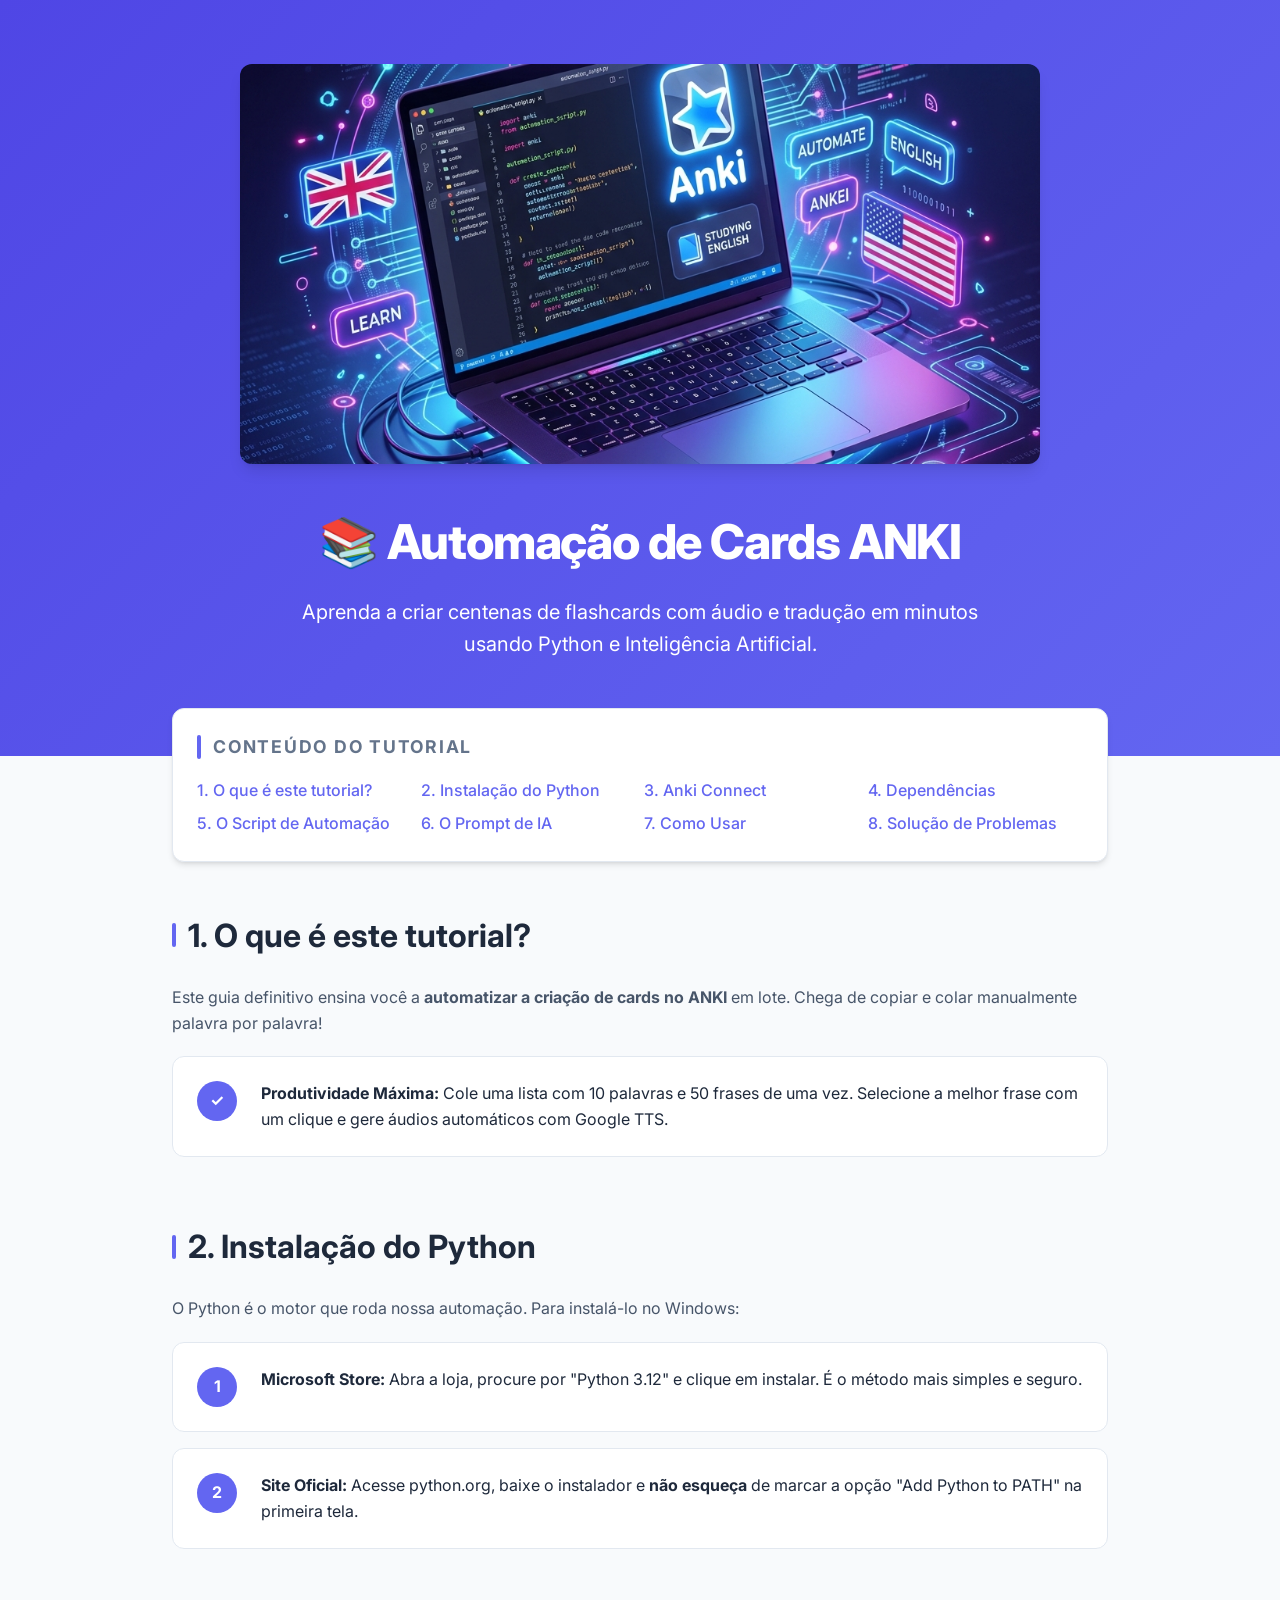
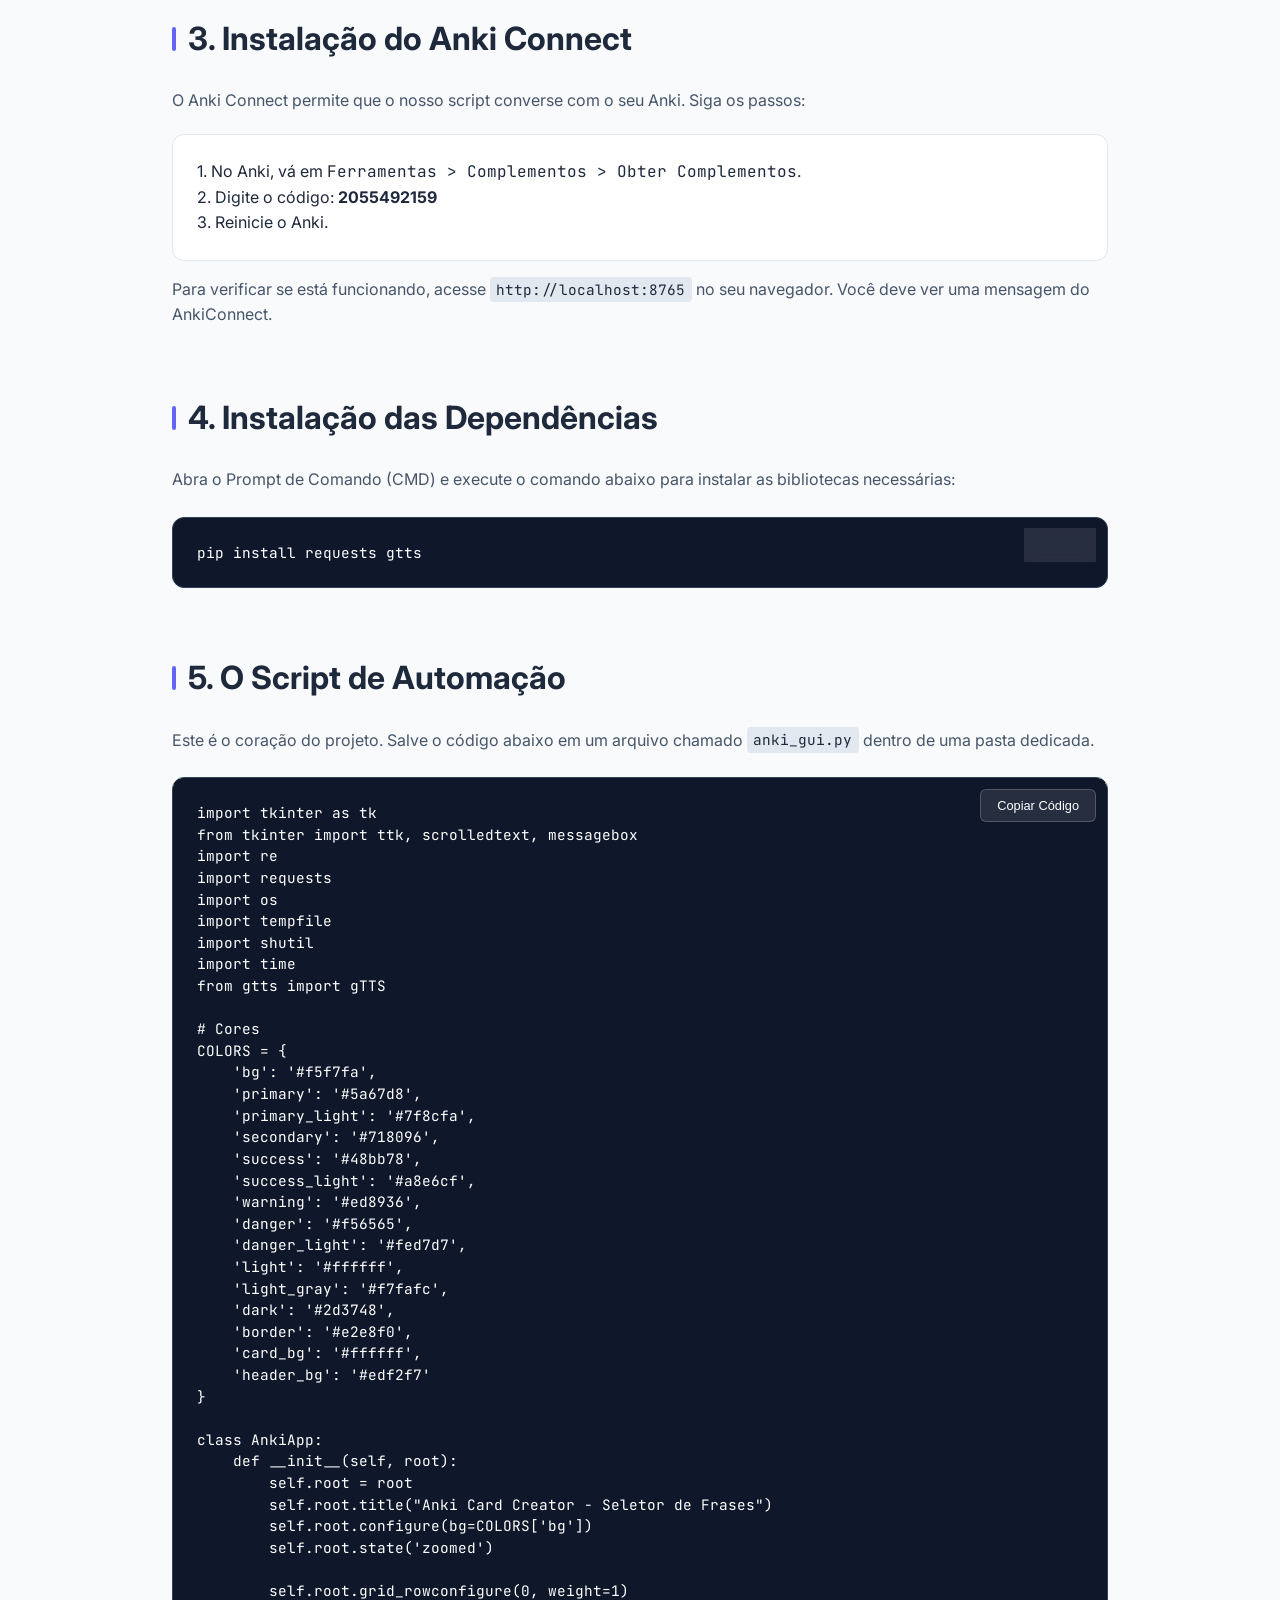
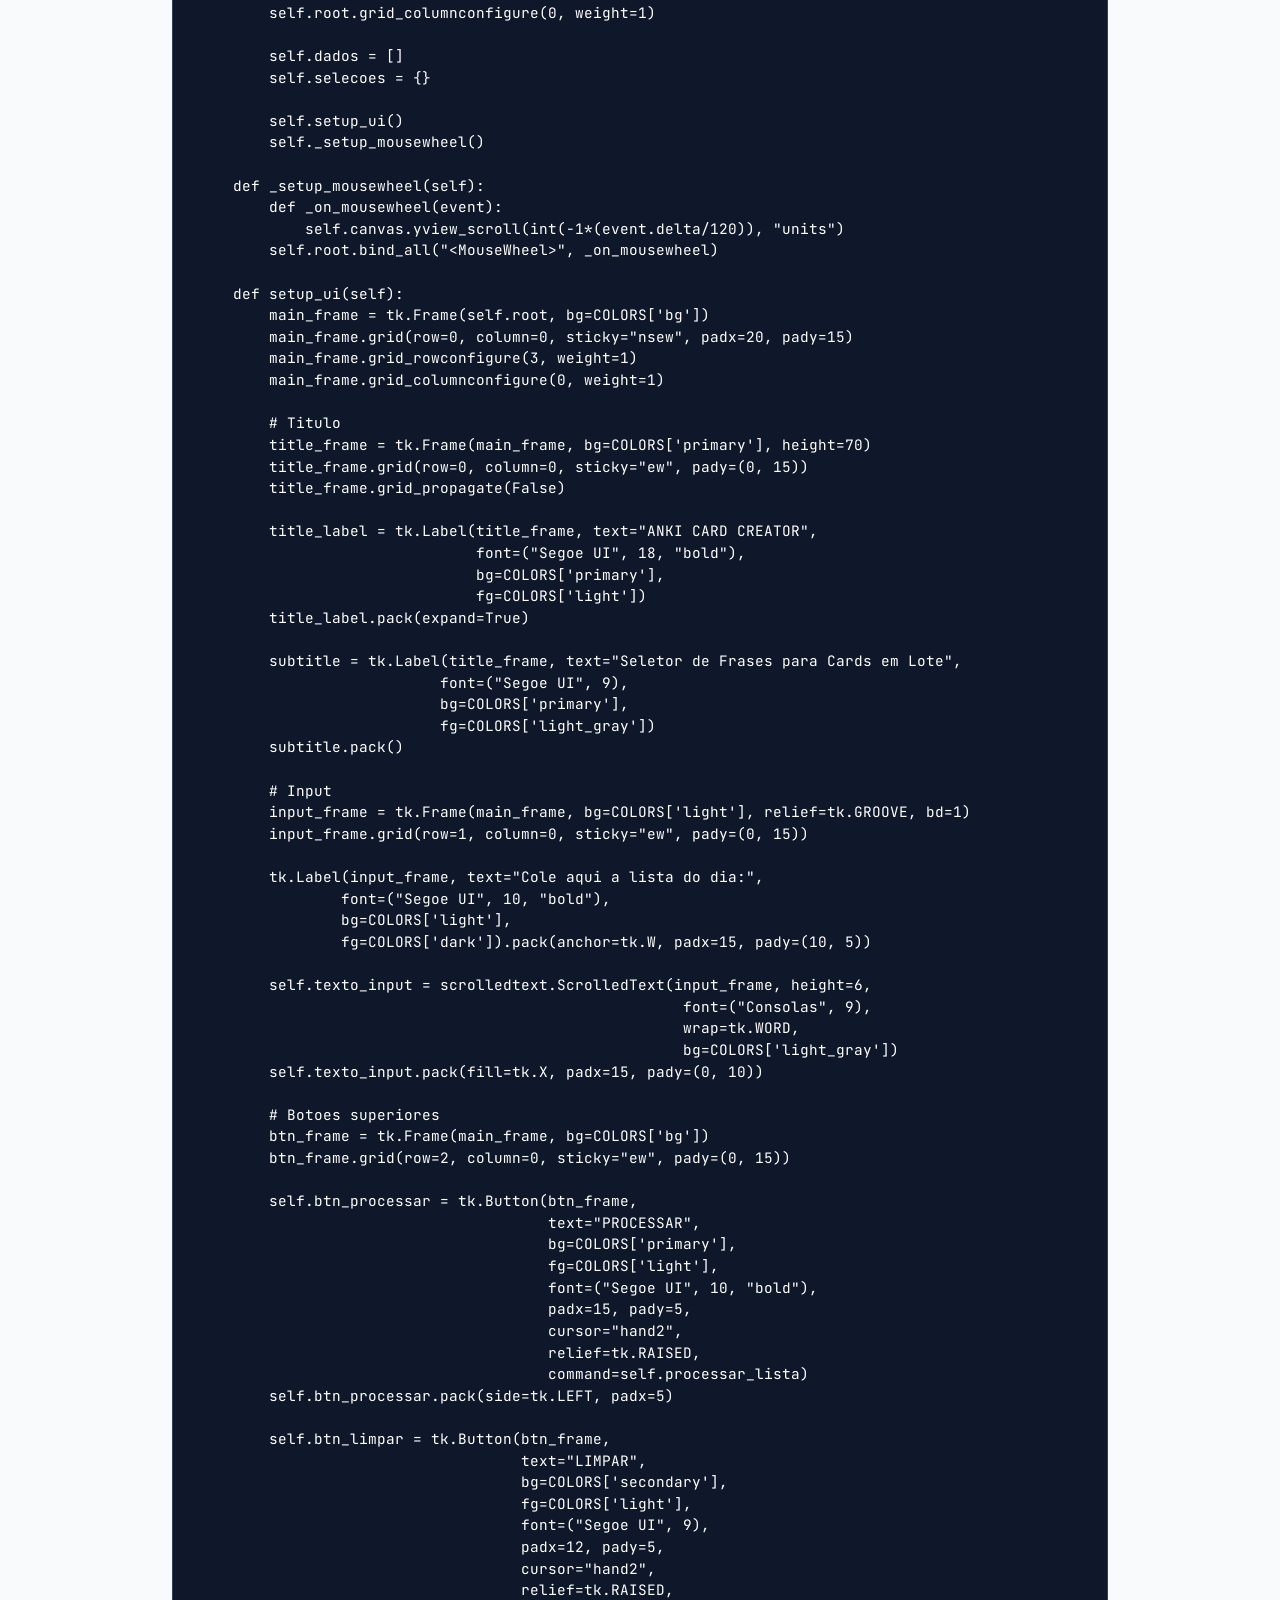
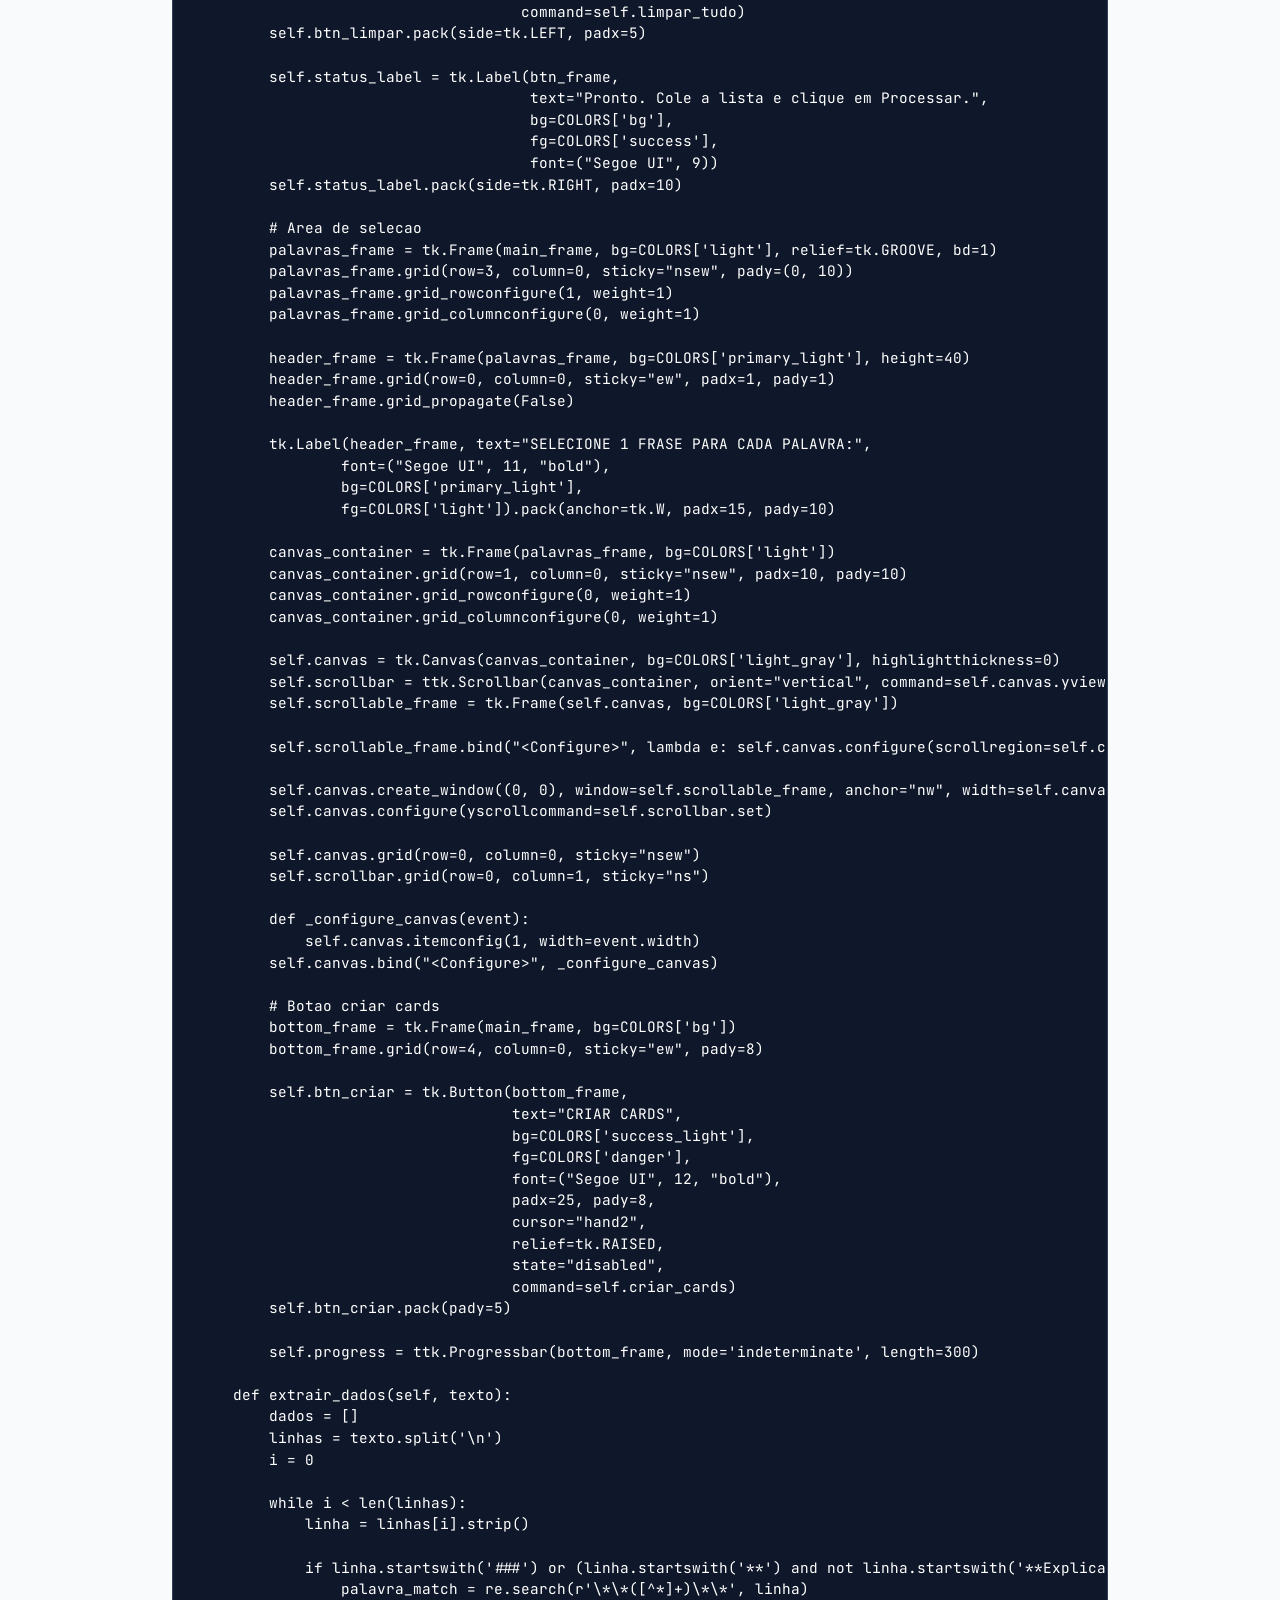
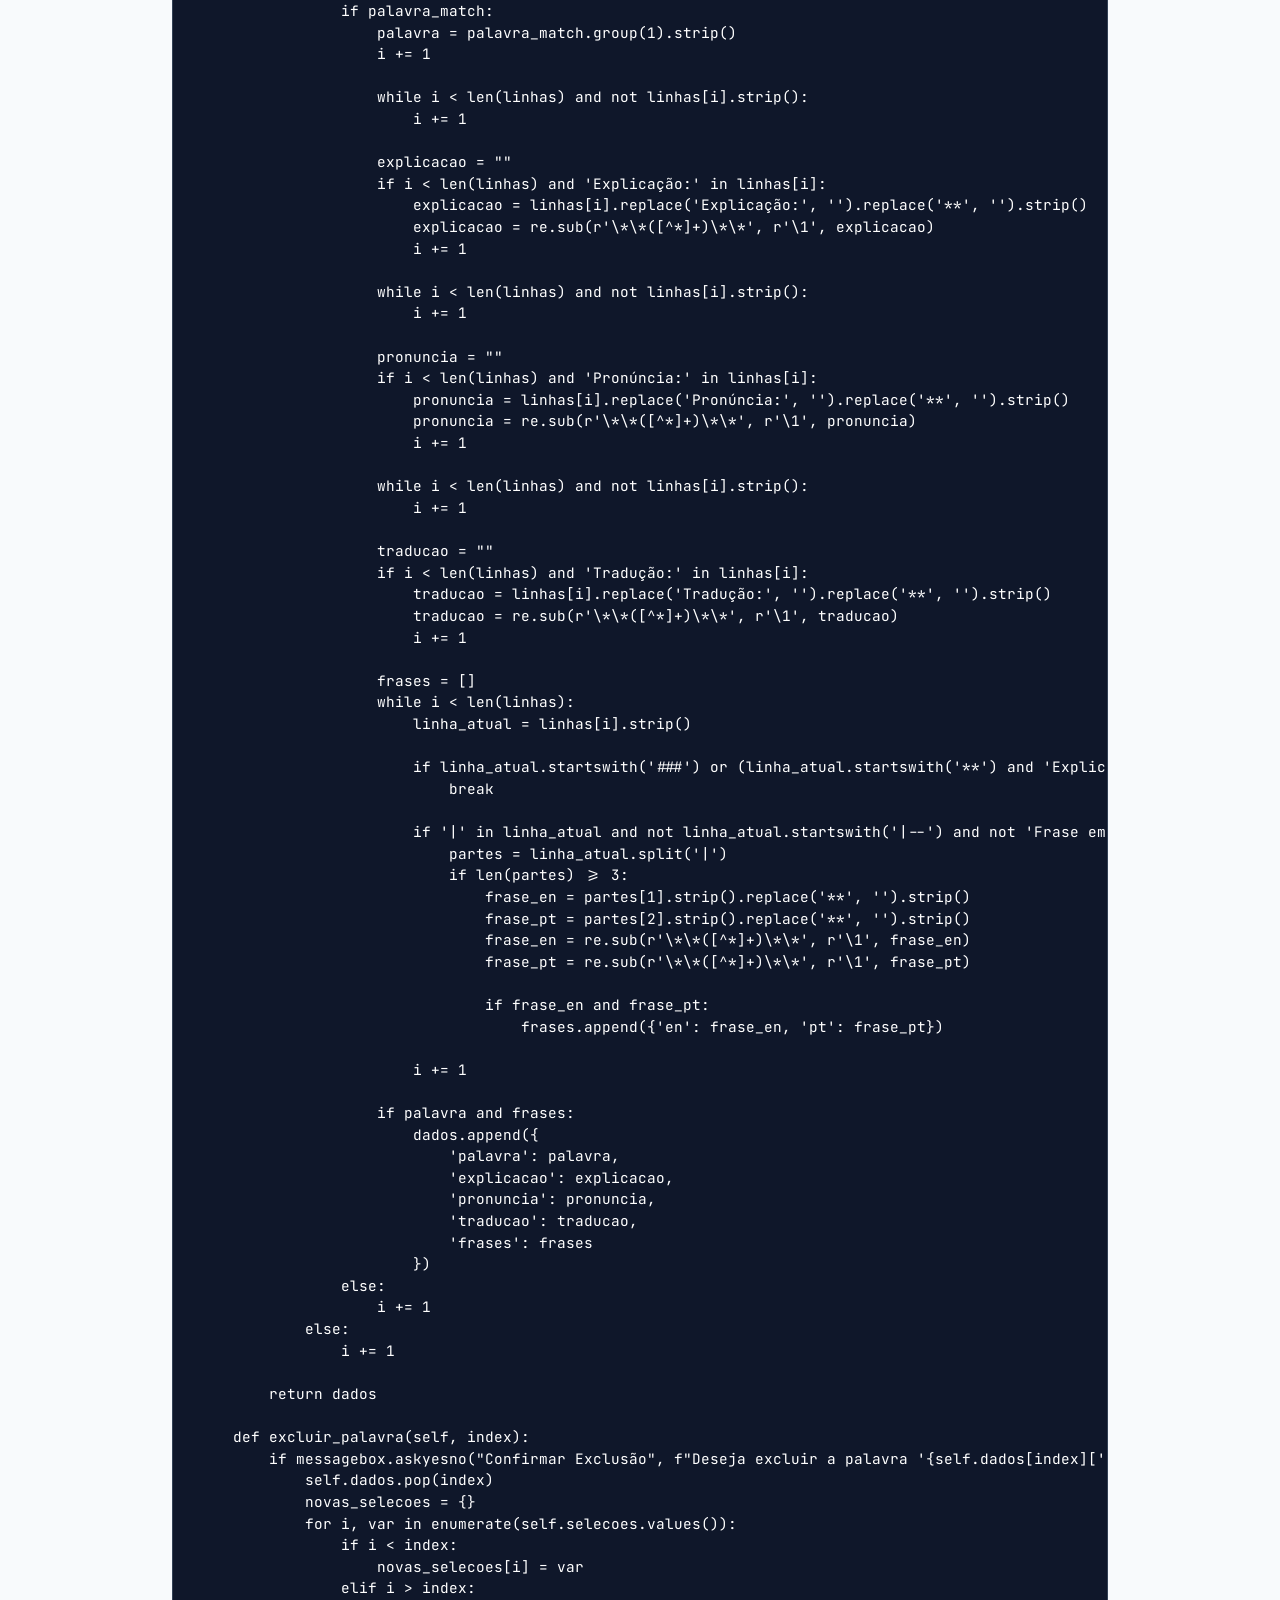
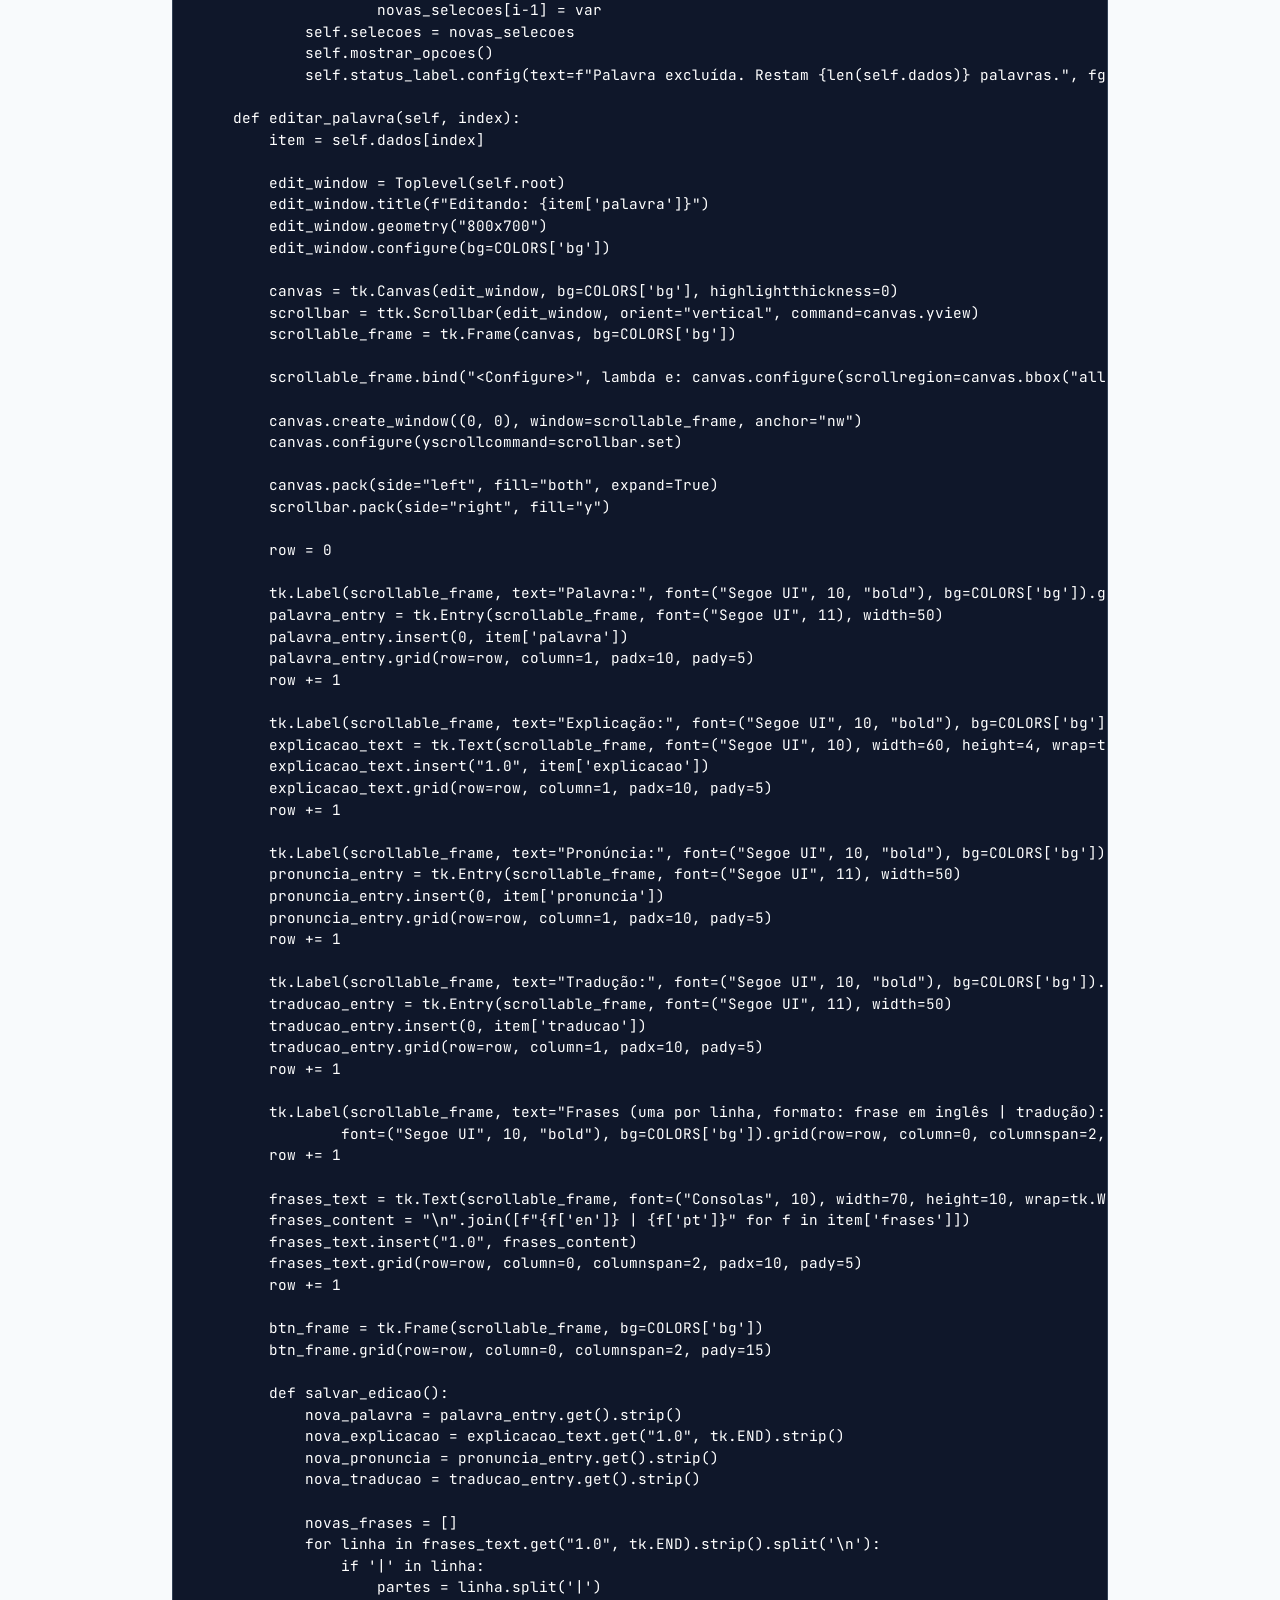
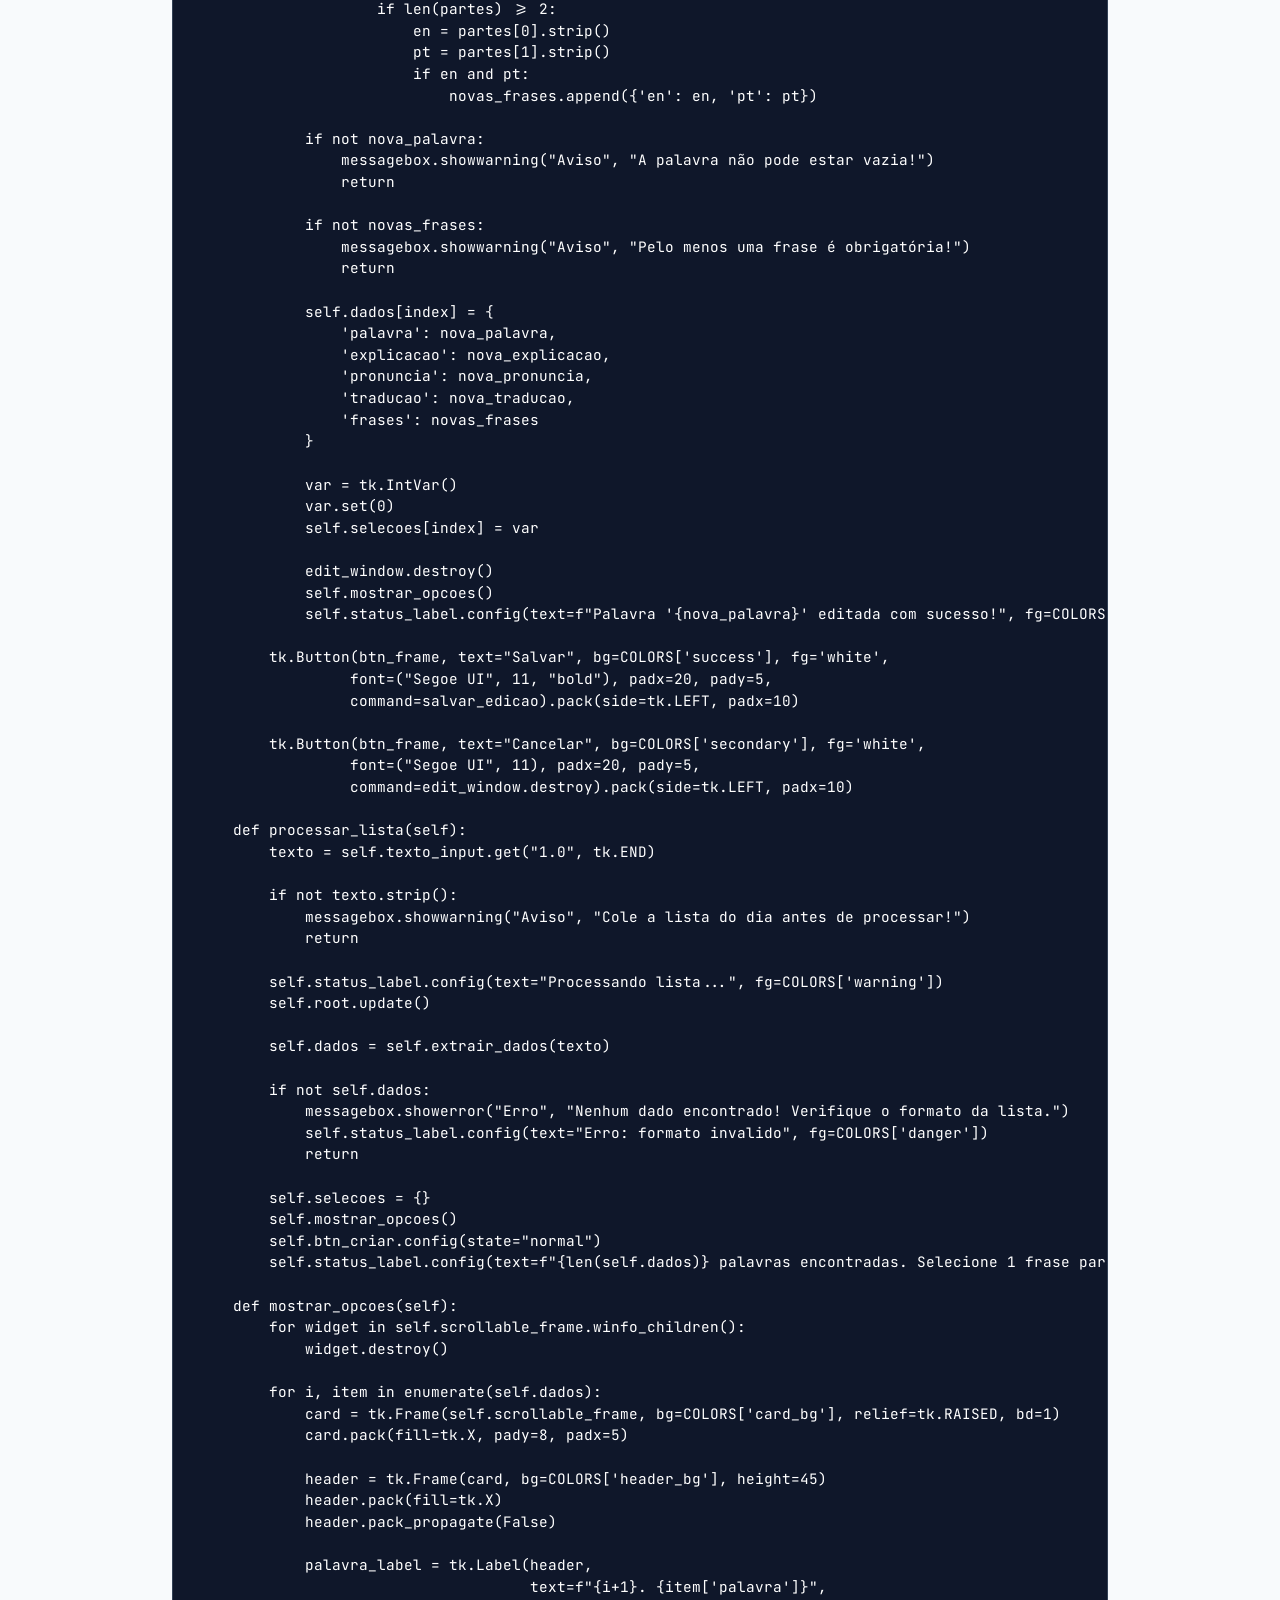
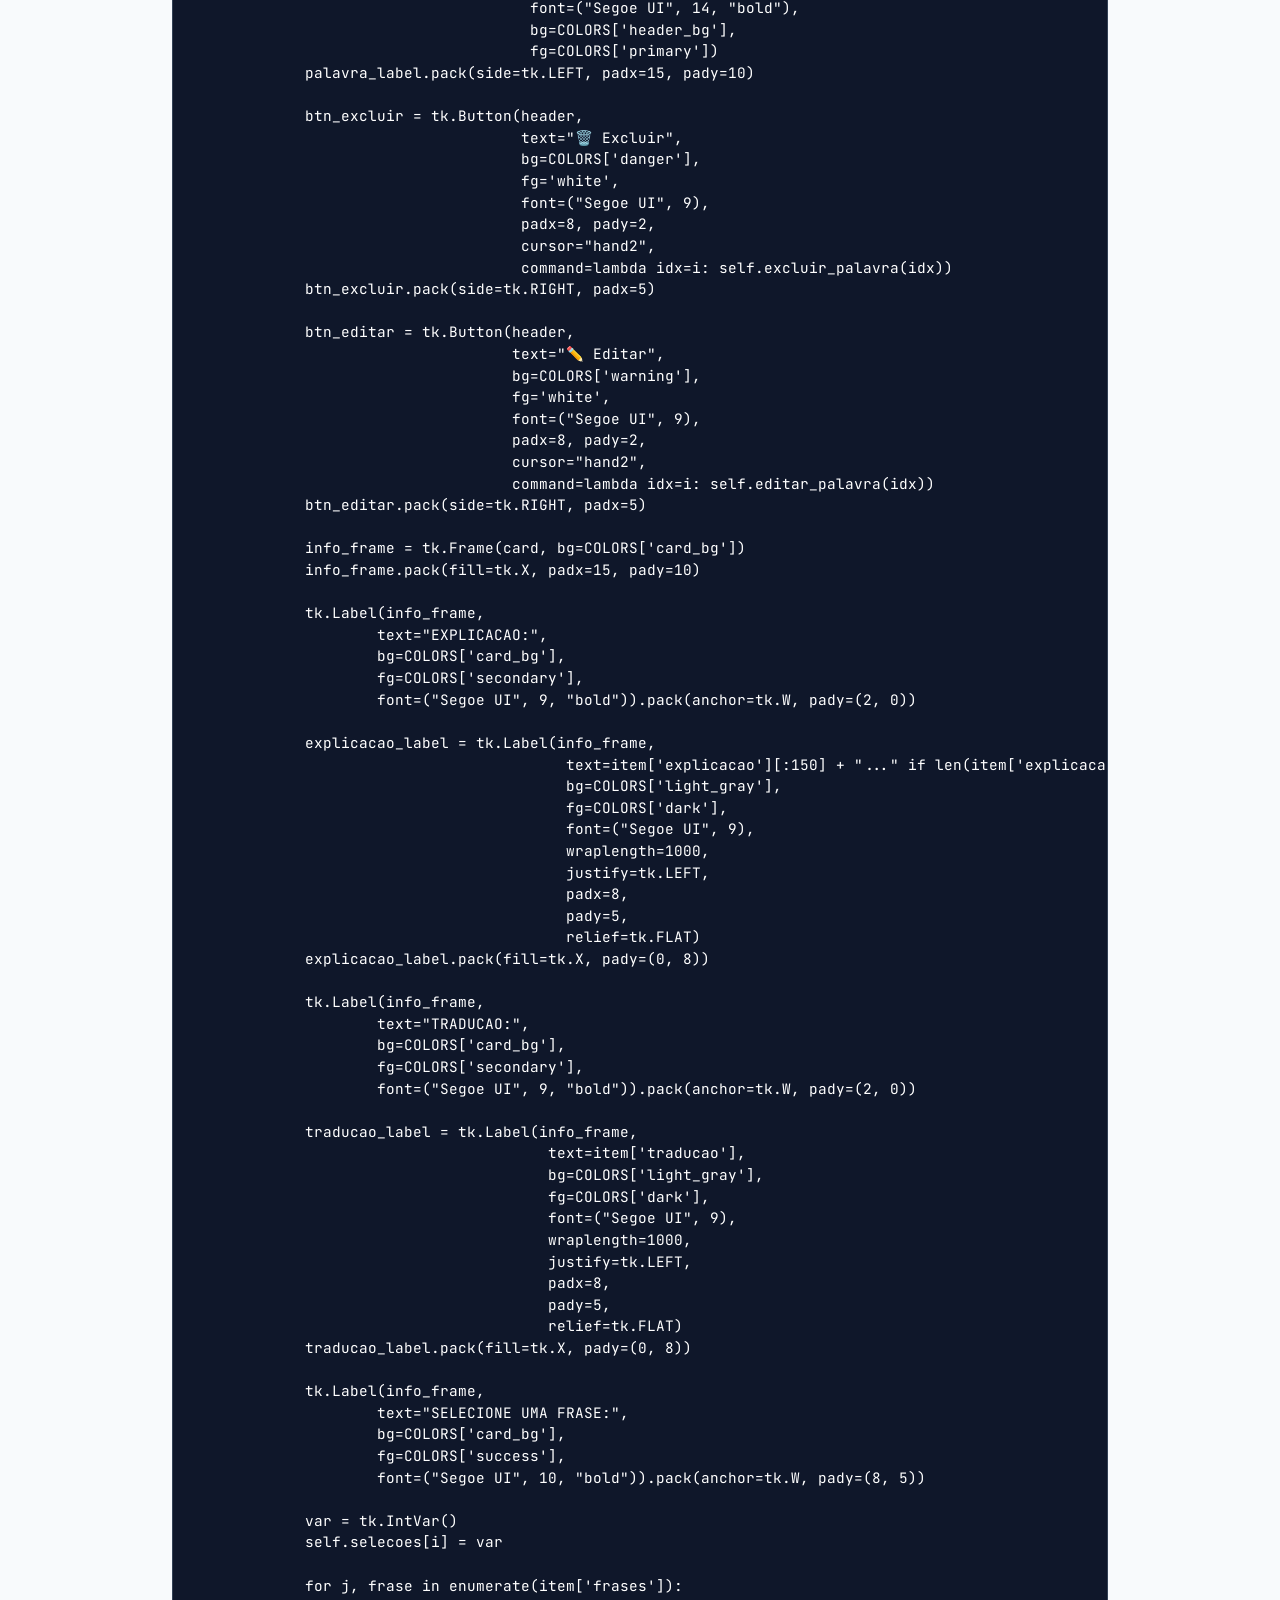
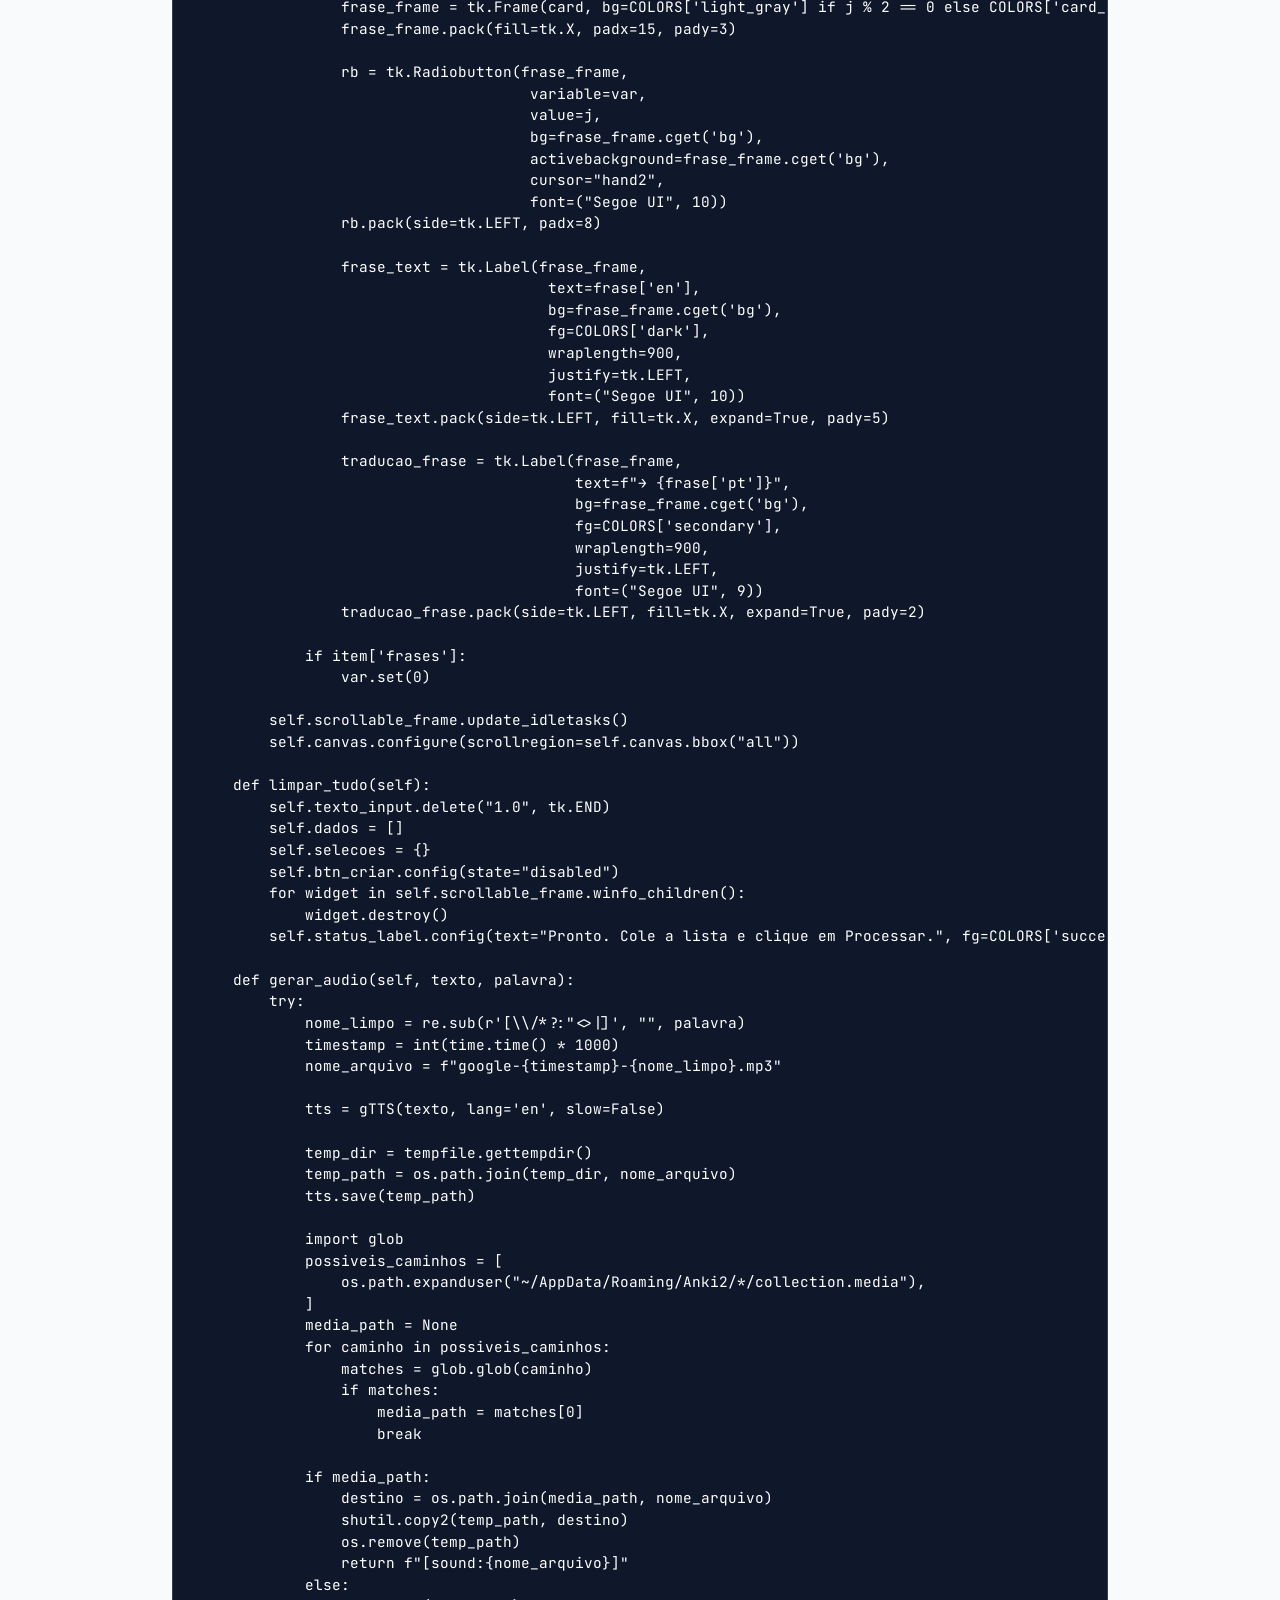
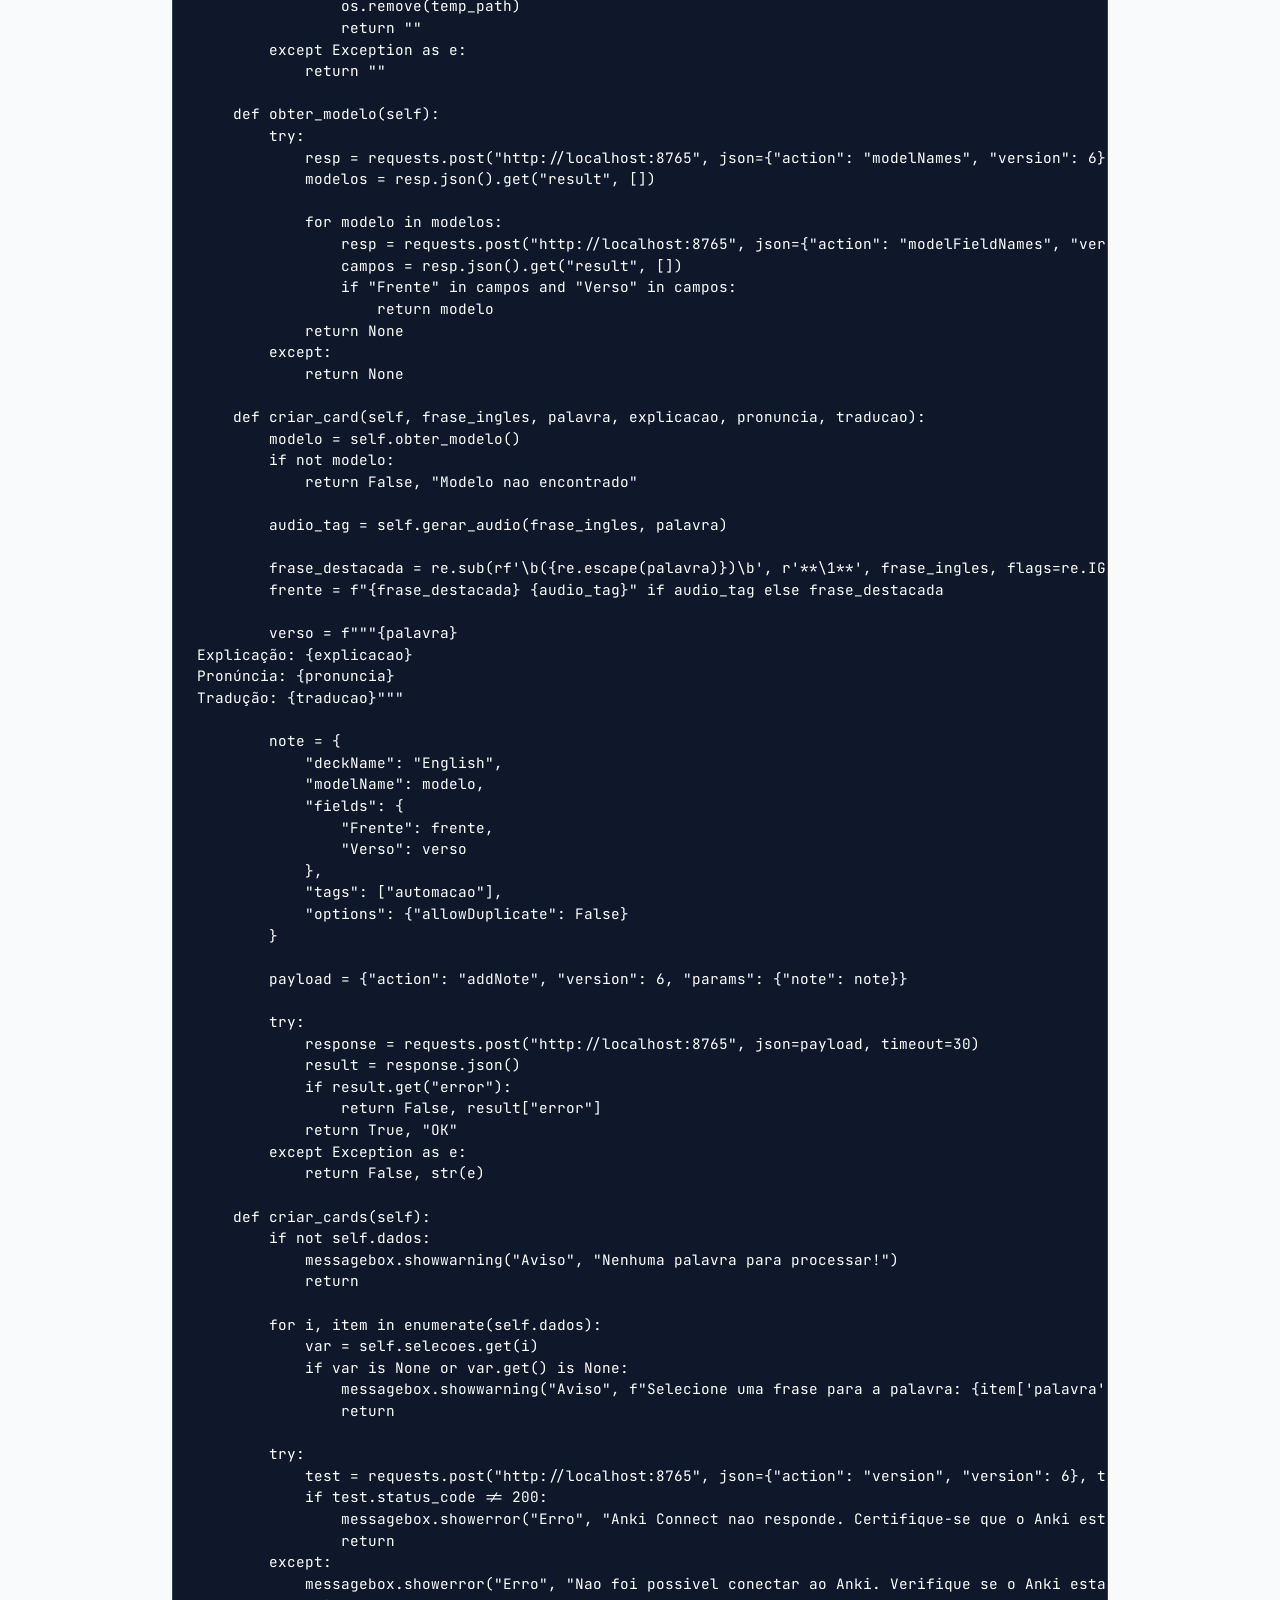
<file: blog/index.html>
<!DOCTYPE html>
<html lang="pt-br">

<head>
    <meta charset="UTF-8">
    <meta name="viewport" content="width=device-width, initial-scale=1.0">
    <title>Automação Anki: Domine o Inglês com Python e IA</title>
    <meta name="description"
        content="Tutorial completo sobre como automatizar a criação de cards no Anki usando Python e inteligência artificial.">
    <link rel="stylesheet" href="style.css">
    <link rel="preconnect" href="https://fonts.googleapis.com">
    <link rel="preconnect" href="https://fonts.gstatic.com" crossorigin>
    <link
        href="https://fonts.googleapis.com/css2?family=Inter:wght@400;500;600;700;800&family=JetBrains+Mono&display=swap"
        rel="stylesheet">
    <style>
        /* Estilos Críticos para Garantir Visibilidade Imediata */
        pre {
            background-color: #0f172a !important;
            color: #ffffff !important;
            padding: 1.5rem !important;
            border-radius: 12px !important;
            border: 1px solid #334155 !important;
            display: block !important;
            margin: 1.5rem 0 !important;
        }
        pre code {
            color: #ffffff !important;
            background-color: transparent !important;
            font-family: 'JetBrains Mono', monospace !important;
        }
        .subtitle {
            color: #ffffff !important;
            opacity: 1 !important;
        }
    </style>
</head>

<body>

    <header>
        <div class="container">
            <!-- Substituir pelo caminho real da imagem gerada -->
            <img src="hero.png" alt="Anki Automation Hero" class="hero-img">
            <h1>📚 Automação de Cards ANKI</h1>
            <p class="subtitle">Aprenda a criar centenas de flashcards com áudio e tradução em minutos usando Python e
                Inteligência Artificial.</p>
        </div>
    </header>

    <div class="container">
        <nav class="toc">
            <h2>Conteúdo do Tutorial</h2>
            <ul>
                <li><a href="#introducao">1. O que é este tutorial?</a></li>
                <li><a href="#python">2. Instalação do Python</a></li>
                <li><a href="#ankiconnect">3. Anki Connect</a></li>
                <li><a href="#dependencias">4. Dependências</a></li>
                <li><a href="#script">5. O Script de Automação</a></li>
                <li><a href="#prompt">6. O Prompt de IA</a></li>
                <li><a href="#uso">7. Como Usar</a></li>
                <li><a href="#solucao">8. Solução de Problemas</a></li>
            </ul>
        </nav>

        <main>
            <section id="introducao">
                <h2>1. O que é este tutorial?</h2>
                <p>Este guia definitivo ensina você a <strong>automatizar a criação de cards no ANKI</strong> em lote.
                    Chega de copiar e colar manualmente palavra por palavra!</p>
                <div class="step-item">
                    <div class="step-number">✓</div>
                    <div>
                        <strong>Produtividade Máxima:</strong> Cole uma lista com 10 palavras e 50 frases de uma vez.
                        Selecione a melhor frase com um clique e gere áudios automáticos com Google TTS.
                    </div>
                </div>
            </section>

            <section id="python">
                <h2>2. Instalação do Python</h2>
                <p>O Python é o motor que roda nossa automação. Para instalá-lo no Windows:</p>
                <ol class="step-list">
                    <li class="step-item">
                        <div class="step-number">1</div>
                        <div>
                            <strong>Microsoft Store:</strong> Abra a loja, procure por "Python 3.12" e clique em
                            instalar. É o método mais simples e seguro.
                        </div>
                    </li>
                    <li class="step-item">
                        <div class="step-number">2</div>
                        <div>
                            <strong>Site Oficial:</strong> Acesse python.org, baixe o instalador e <strong>não
                                esqueça</strong> de marcar a opção "Add Python to PATH" na primeira tela.
                        </div>
                    </li>
                </ol>
            </section>

            <section id="ankiconnect">
                <h2>3. Instalação do Anki Connect</h2>
                <p>O Anki Connect permite que o nosso script converse com o seu Anki. Siga os passos:</p>
                <div class="step-item">
                    <div>
                        1. No Anki, vá em <code>Ferramentas > Complementos > Obter Complementos</code>.<br>
                        2. Digite o código: <strong>2055492159</strong><br>
                        3. Reinicie o Anki.
                    </div>
                </div>
                <p>Para verificar se está funcionando, acesse <code>http://localhost:8765</code> no seu navegador. Você
                    deve ver uma mensagem do AnkiConnect.</p>
            </section>

            <section id="dependencias">
                <h2>4. Instalação das Dependências</h2>
                <p>Abra o Prompt de Comando (CMD) e execute o comando abaixo para instalar as bibliotecas necessárias:
                </p>
                <div class="code-container">
                    <button class="copy-btn">Copiar</button>
                    <pre><code>pip install requests gtts</code></pre>
                </div>
            </section>

            <section id="script">
                <h2>5. O Script de Automação</h2>
                <p>Este é o coração do projeto. Salve o código abaixo em um arquivo chamado <code>anki_gui.py</code>
                    dentro de uma pasta dedicada.</p>
                <div class="code-container">
                    <button class="copy-btn">Copiar Código</button>
                    <pre><code>import tkinter as tk
from tkinter import ttk, scrolledtext, messagebox
import re
import requests
import os
import tempfile
import shutil
import time
from gtts import gTTS

# Cores
COLORS = {
    'bg': '#f5f7fa',
    'primary': '#5a67d8',
    'primary_light': '#7f8cfa',
    'secondary': '#718096',
    'success': '#48bb78',
    'success_light': '#a8e6cf',
    'warning': '#ed8936',
    'danger': '#f56565',
    'danger_light': '#fed7d7',
    'light': '#ffffff',
    'light_gray': '#f7fafc',
    'dark': '#2d3748',
    'border': '#e2e8f0',
    'card_bg': '#ffffff',
    'header_bg': '#edf2f7'
}

class AnkiApp:
    def __init__(self, root):
        self.root = root
        self.root.title("Anki Card Creator - Seletor de Frases")
        self.root.configure(bg=COLORS['bg'])
        self.root.state('zoomed')
        
        self.root.grid_rowconfigure(0, weight=1)
        self.root.grid_columnconfigure(0, weight=1)
        
        self.dados = []
        self.selecoes = {}
        
        self.setup_ui()
        self._setup_mousewheel()
        
    def _setup_mousewheel(self):
        def _on_mousewheel(event):
            self.canvas.yview_scroll(int(-1*(event.delta/120)), "units")
        self.root.bind_all("&lt;MouseWheel&gt;", _on_mousewheel)
        
    def setup_ui(self):
        main_frame = tk.Frame(self.root, bg=COLORS['bg'])
        main_frame.grid(row=0, column=0, sticky="nsew", padx=20, pady=15)
        main_frame.grid_rowconfigure(3, weight=1)
        main_frame.grid_columnconfigure(0, weight=1)
        
        # Titulo
        title_frame = tk.Frame(main_frame, bg=COLORS['primary'], height=70)
        title_frame.grid(row=0, column=0, sticky="ew", pady=(0, 15))
        title_frame.grid_propagate(False)
        
        title_label = tk.Label(title_frame, text="ANKI CARD CREATOR", 
                               font=("Segoe UI", 18, "bold"), 
                               bg=COLORS['primary'], 
                               fg=COLORS['light'])
        title_label.pack(expand=True)
        
        subtitle = tk.Label(title_frame, text="Seletor de Frases para Cards em Lote",
                           font=("Segoe UI", 9),
                           bg=COLORS['primary'],
                           fg=COLORS['light_gray'])
        subtitle.pack()
        
        # Input
        input_frame = tk.Frame(main_frame, bg=COLORS['light'], relief=tk.GROOVE, bd=1)
        input_frame.grid(row=1, column=0, sticky="ew", pady=(0, 15))
        
        tk.Label(input_frame, text="Cole aqui a lista do dia:", 
                font=("Segoe UI", 10, "bold"),
                bg=COLORS['light'],
                fg=COLORS['dark']).pack(anchor=tk.W, padx=15, pady=(10, 5))
        
        self.texto_input = scrolledtext.ScrolledText(input_frame, height=6, 
                                                      font=("Consolas", 9),
                                                      wrap=tk.WORD,
                                                      bg=COLORS['light_gray'])
        self.texto_input.pack(fill=tk.X, padx=15, pady=(0, 10))
        
        # Botoes superiores
        btn_frame = tk.Frame(main_frame, bg=COLORS['bg'])
        btn_frame.grid(row=2, column=0, sticky="ew", pady=(0, 15))
        
        self.btn_processar = tk.Button(btn_frame, 
                                       text="PROCESSAR", 
                                       bg=COLORS['primary'],
                                       fg=COLORS['light'],
                                       font=("Segoe UI", 10, "bold"),
                                       padx=15, pady=5,
                                       cursor="hand2",
                                       relief=tk.RAISED,
                                       command=self.processar_lista)
        self.btn_processar.pack(side=tk.LEFT, padx=5)
        
        self.btn_limpar = tk.Button(btn_frame, 
                                    text="LIMPAR", 
                                    bg=COLORS['secondary'],
                                    fg=COLORS['light'],
                                    font=("Segoe UI", 9),
                                    padx=12, pady=5,
                                    cursor="hand2",
                                    relief=tk.RAISED,
                                    command=self.limpar_tudo)
        self.btn_limpar.pack(side=tk.LEFT, padx=5)
        
        self.status_label = tk.Label(btn_frame, 
                                     text="Pronto. Cole a lista e clique em Processar.",
                                     bg=COLORS['bg'],
                                     fg=COLORS['success'],
                                     font=("Segoe UI", 9))
        self.status_label.pack(side=tk.RIGHT, padx=10)
        
        # Area de selecao
        palavras_frame = tk.Frame(main_frame, bg=COLORS['light'], relief=tk.GROOVE, bd=1)
        palavras_frame.grid(row=3, column=0, sticky="nsew", pady=(0, 10))
        palavras_frame.grid_rowconfigure(1, weight=1)
        palavras_frame.grid_columnconfigure(0, weight=1)
        
        header_frame = tk.Frame(palavras_frame, bg=COLORS['primary_light'], height=40)
        header_frame.grid(row=0, column=0, sticky="ew", padx=1, pady=1)
        header_frame.grid_propagate(False)
        
        tk.Label(header_frame, text="SELECIONE 1 FRASE PARA CADA PALAVRA:",
                font=("Segoe UI", 11, "bold"),
                bg=COLORS['primary_light'],
                fg=COLORS['light']).pack(anchor=tk.W, padx=15, pady=10)
        
        canvas_container = tk.Frame(palavras_frame, bg=COLORS['light'])
        canvas_container.grid(row=1, column=0, sticky="nsew", padx=10, pady=10)
        canvas_container.grid_rowconfigure(0, weight=1)
        canvas_container.grid_columnconfigure(0, weight=1)
        
        self.canvas = tk.Canvas(canvas_container, bg=COLORS['light_gray'], highlightthickness=0)
        self.scrollbar = ttk.Scrollbar(canvas_container, orient="vertical", command=self.canvas.yview)
        self.scrollable_frame = tk.Frame(self.canvas, bg=COLORS['light_gray'])
        
        self.scrollable_frame.bind("&lt;Configure&gt;", lambda e: self.canvas.configure(scrollregion=self.canvas.bbox("all")))
        
        self.canvas.create_window((0, 0), window=self.scrollable_frame, anchor="nw", width=self.canvas.winfo_width())
        self.canvas.configure(yscrollcommand=self.scrollbar.set)
        
        self.canvas.grid(row=0, column=0, sticky="nsew")
        self.scrollbar.grid(row=0, column=1, sticky="ns")
        
        def _configure_canvas(event):
            self.canvas.itemconfig(1, width=event.width)
        self.canvas.bind("&lt;Configure&gt;", _configure_canvas)
        
        # Botao criar cards
        bottom_frame = tk.Frame(main_frame, bg=COLORS['bg'])
        bottom_frame.grid(row=4, column=0, sticky="ew", pady=8)
        
        self.btn_criar = tk.Button(bottom_frame,
                                   text="CRIAR CARDS",
                                   bg=COLORS['success_light'],
                                   fg=COLORS['danger'],
                                   font=("Segoe UI", 12, "bold"),
                                   padx=25, pady=8,
                                   cursor="hand2",
                                   relief=tk.RAISED,
                                   state="disabled",
                                   command=self.criar_cards)
        self.btn_criar.pack(pady=5)
        
        self.progress = ttk.Progressbar(bottom_frame, mode='indeterminate', length=300)
    
    def extrair_dados(self, texto):
        dados = []
        linhas = texto.split('\n')
        i = 0
        
        while i &lt; len(linhas):
            linha = linhas[i].strip()
            
            if linha.startswith('###') or (linha.startswith('**') and not linha.startswith('**Explicação')):
                palavra_match = re.search(r'\*\*([^*]+)\*\*', linha)
                if palavra_match:
                    palavra = palavra_match.group(1).strip()
                    i += 1
                    
                    while i &lt; len(linhas) and not linhas[i].strip():
                        i += 1
                    
                    explicacao = ""
                    if i &lt; len(linhas) and 'Explicação:' in linhas[i]:
                        explicacao = linhas[i].replace('Explicação:', '').replace('**', '').strip()
                        explicacao = re.sub(r'\*\*([^*]+)\*\*', r'\1', explicacao)
                        i += 1
                    
                    while i &lt; len(linhas) and not linhas[i].strip():
                        i += 1
                    
                    pronuncia = ""
                    if i &lt; len(linhas) and 'Pronúncia:' in linhas[i]:
                        pronuncia = linhas[i].replace('Pronúncia:', '').replace('**', '').strip()
                        pronuncia = re.sub(r'\*\*([^*]+)\*\*', r'\1', pronuncia)
                        i += 1
                    
                    while i &lt; len(linhas) and not linhas[i].strip():
                        i += 1
                    
                    traducao = ""
                    if i &lt; len(linhas) and 'Tradução:' in linhas[i]:
                        traducao = linhas[i].replace('Tradução:', '').replace('**', '').strip()
                        traducao = re.sub(r'\*\*([^*]+)\*\*', r'\1', traducao)
                        i += 1
                    
                    frases = []
                    while i &lt; len(linhas):
                        linha_atual = linhas[i].strip()
                        
                        if linha_atual.startswith('###') or (linha_atual.startswith('**') and 'Explicação' not in linha_atual):
                            break
                        
                        if '|' in linha_atual and not linha_atual.startswith('|--') and not 'Frase em inglês' in linha_atual and not '---' in linha_atual:
                            partes = linha_atual.split('|')
                            if len(partes) &gt;= 3:
                                frase_en = partes[1].strip().replace('**', '').strip()
                                frase_pt = partes[2].strip().replace('**', '').strip()
                                frase_en = re.sub(r'\*\*([^*]+)\*\*', r'\1', frase_en)
                                frase_pt = re.sub(r'\*\*([^*]+)\*\*', r'\1', frase_pt)
                                
                                if frase_en and frase_pt:
                                    frases.append({'en': frase_en, 'pt': frase_pt})
                        
                        i += 1
                    
                    if palavra and frases:
                        dados.append({
                            'palavra': palavra,
                            'explicacao': explicacao,
                            'pronuncia': pronuncia,
                            'traducao': traducao,
                            'frases': frases
                        })
                else:
                    i += 1
            else:
                i += 1
        
        return dados
    
    def excluir_palavra(self, index):
        if messagebox.askyesno("Confirmar Exclusão", f"Deseja excluir a palavra '{self.dados[index]['palavra']}' e todas as suas frases?"):
            self.dados.pop(index)
            novas_selecoes = {}
            for i, var in enumerate(self.selecoes.values()):
                if i &lt; index:
                    novas_selecoes[i] = var
                elif i &gt; index:
                    novas_selecoes[i-1] = var
            self.selecoes = novas_selecoes
            self.mostrar_opcoes()
            self.status_label.config(text=f"Palavra excluída. Restam {len(self.dados)} palavras.", fg=COLORS['warning'])
    
    def editar_palavra(self, index):
        item = self.dados[index]
        
        edit_window = Toplevel(self.root)
        edit_window.title(f"Editando: {item['palavra']}")
        edit_window.geometry("800x700")
        edit_window.configure(bg=COLORS['bg'])
        
        canvas = tk.Canvas(edit_window, bg=COLORS['bg'], highlightthickness=0)
        scrollbar = ttk.Scrollbar(edit_window, orient="vertical", command=canvas.yview)
        scrollable_frame = tk.Frame(canvas, bg=COLORS['bg'])
        
        scrollable_frame.bind("&lt;Configure&gt;", lambda e: canvas.configure(scrollregion=canvas.bbox("all")))
        
        canvas.create_window((0, 0), window=scrollable_frame, anchor="nw")
        canvas.configure(yscrollcommand=scrollbar.set)
        
        canvas.pack(side="left", fill="both", expand=True)
        scrollbar.pack(side="right", fill="y")
        
        row = 0
        
        tk.Label(scrollable_frame, text="Palavra:", font=("Segoe UI", 10, "bold"), bg=COLORS['bg']).grid(row=row, column=0, sticky=tk.W, padx=10, pady=5)
        palavra_entry = tk.Entry(scrollable_frame, font=("Segoe UI", 11), width=50)
        palavra_entry.insert(0, item['palavra'])
        palavra_entry.grid(row=row, column=1, padx=10, pady=5)
        row += 1
        
        tk.Label(scrollable_frame, text="Explicação:", font=("Segoe UI", 10, "bold"), bg=COLORS['bg']).grid(row=row, column=0, sticky=tk.NW, padx=10, pady=5)
        explicacao_text = tk.Text(scrollable_frame, font=("Segoe UI", 10), width=60, height=4, wrap=tk.WORD)
        explicacao_text.insert("1.0", item['explicacao'])
        explicacao_text.grid(row=row, column=1, padx=10, pady=5)
        row += 1
        
        tk.Label(scrollable_frame, text="Pronúncia:", font=("Segoe UI", 10, "bold"), bg=COLORS['bg']).grid(row=row, column=0, sticky=tk.W, padx=10, pady=5)
        pronuncia_entry = tk.Entry(scrollable_frame, font=("Segoe UI", 11), width=50)
        pronuncia_entry.insert(0, item['pronuncia'])
        pronuncia_entry.grid(row=row, column=1, padx=10, pady=5)
        row += 1
        
        tk.Label(scrollable_frame, text="Tradução:", font=("Segoe UI", 10, "bold"), bg=COLORS['bg']).grid(row=row, column=0, sticky=tk.W, padx=10, pady=5)
        traducao_entry = tk.Entry(scrollable_frame, font=("Segoe UI", 11), width=50)
        traducao_entry.insert(0, item['traducao'])
        traducao_entry.grid(row=row, column=1, padx=10, pady=5)
        row += 1
        
        tk.Label(scrollable_frame, text="Frases (uma por linha, formato: frase em inglês | tradução):", 
                font=("Segoe UI", 10, "bold"), bg=COLORS['bg']).grid(row=row, column=0, columnspan=2, sticky=tk.W, padx=10, pady=5)
        row += 1
        
        frases_text = tk.Text(scrollable_frame, font=("Consolas", 10), width=70, height=10, wrap=tk.WORD)
        frases_content = "\n".join([f"{f['en']} | {f['pt']}" for f in item['frases']])
        frases_text.insert("1.0", frases_content)
        frases_text.grid(row=row, column=0, columnspan=2, padx=10, pady=5)
        row += 1
        
        btn_frame = tk.Frame(scrollable_frame, bg=COLORS['bg'])
        btn_frame.grid(row=row, column=0, columnspan=2, pady=15)
        
        def salvar_edicao():
            nova_palavra = palavra_entry.get().strip()
            nova_explicacao = explicacao_text.get("1.0", tk.END).strip()
            nova_pronuncia = pronuncia_entry.get().strip()
            nova_traducao = traducao_entry.get().strip()
            
            novas_frases = []
            for linha in frases_text.get("1.0", tk.END).strip().split('\n'):
                if '|' in linha:
                    partes = linha.split('|')
                    if len(partes) &gt;= 2:
                        en = partes[0].strip()
                        pt = partes[1].strip()
                        if en and pt:
                            novas_frases.append({'en': en, 'pt': pt})
            
            if not nova_palavra:
                messagebox.showwarning("Aviso", "A palavra não pode estar vazia!")
                return
            
            if not novas_frases:
                messagebox.showwarning("Aviso", "Pelo menos uma frase é obrigatória!")
                return
            
            self.dados[index] = {
                'palavra': nova_palavra,
                'explicacao': nova_explicacao,
                'pronuncia': nova_pronuncia,
                'traducao': nova_traducao,
                'frases': novas_frases
            }
            
            var = tk.IntVar()
            var.set(0)
            self.selecoes[index] = var
            
            edit_window.destroy()
            self.mostrar_opcoes()
            self.status_label.config(text=f"Palavra '{nova_palavra}' editada com sucesso!", fg=COLORS['success'])
        
        tk.Button(btn_frame, text="Salvar", bg=COLORS['success'], fg='white', 
                 font=("Segoe UI", 11, "bold"), padx=20, pady=5,
                 command=salvar_edicao).pack(side=tk.LEFT, padx=10)
        
        tk.Button(btn_frame, text="Cancelar", bg=COLORS['secondary'], fg='white',
                 font=("Segoe UI", 11), padx=20, pady=5,
                 command=edit_window.destroy).pack(side=tk.LEFT, padx=10)
    
    def processar_lista(self):
        texto = self.texto_input.get("1.0", tk.END)
        
        if not texto.strip():
            messagebox.showwarning("Aviso", "Cole a lista do dia antes de processar!")
            return
        
        self.status_label.config(text="Processando lista...", fg=COLORS['warning'])
        self.root.update()
        
        self.dados = self.extrair_dados(texto)
        
        if not self.dados:
            messagebox.showerror("Erro", "Nenhum dado encontrado! Verifique o formato da lista.")
            self.status_label.config(text="Erro: formato invalido", fg=COLORS['danger'])
            return
        
        self.selecoes = {}
        self.mostrar_opcoes()
        self.btn_criar.config(state="normal")
        self.status_label.config(text=f"{len(self.dados)} palavras encontradas. Selecione 1 frase para cada.", fg=COLORS['success'])
    
    def mostrar_opcoes(self):
        for widget in self.scrollable_frame.winfo_children():
            widget.destroy()
        
        for i, item in enumerate(self.dados):
            card = tk.Frame(self.scrollable_frame, bg=COLORS['card_bg'], relief=tk.RAISED, bd=1)
            card.pack(fill=tk.X, pady=8, padx=5)
            
            header = tk.Frame(card, bg=COLORS['header_bg'], height=45)
            header.pack(fill=tk.X)
            header.pack_propagate(False)
            
            palavra_label = tk.Label(header, 
                                     text=f"{i+1}. {item['palavra']}", 
                                     font=("Segoe UI", 14, "bold"),
                                     bg=COLORS['header_bg'],
                                     fg=COLORS['primary'])
            palavra_label.pack(side=tk.LEFT, padx=15, pady=10)
            
            btn_excluir = tk.Button(header, 
                                    text="🗑️ Excluir", 
                                    bg=COLORS['danger'],
                                    fg='white',
                                    font=("Segoe UI", 9),
                                    padx=8, pady=2,
                                    cursor="hand2",
                                    command=lambda idx=i: self.excluir_palavra(idx))
            btn_excluir.pack(side=tk.RIGHT, padx=5)
            
            btn_editar = tk.Button(header, 
                                   text="✏️ Editar", 
                                   bg=COLORS['warning'],
                                   fg='white',
                                   font=("Segoe UI", 9),
                                   padx=8, pady=2,
                                   cursor="hand2",
                                   command=lambda idx=i: self.editar_palavra(idx))
            btn_editar.pack(side=tk.RIGHT, padx=5)
            
            info_frame = tk.Frame(card, bg=COLORS['card_bg'])
            info_frame.pack(fill=tk.X, padx=15, pady=10)
            
            tk.Label(info_frame, 
                    text="EXPLICACAO:",
                    bg=COLORS['card_bg'],
                    fg=COLORS['secondary'],
                    font=("Segoe UI", 9, "bold")).pack(anchor=tk.W, pady=(2, 0))
            
            explicacao_label = tk.Label(info_frame,
                                         text=item['explicacao'][:150] + "..." if len(item['explicacao']) &gt; 150 else item['explicacao'],
                                         bg=COLORS['light_gray'],
                                         fg=COLORS['dark'],
                                         font=("Segoe UI", 9),
                                         wraplength=1000,
                                         justify=tk.LEFT,
                                         padx=8,
                                         pady=5,
                                         relief=tk.FLAT)
            explicacao_label.pack(fill=tk.X, pady=(0, 8))
            
            tk.Label(info_frame,
                    text="TRADUCAO:",
                    bg=COLORS['card_bg'],
                    fg=COLORS['secondary'],
                    font=("Segoe UI", 9, "bold")).pack(anchor=tk.W, pady=(2, 0))
            
            traducao_label = tk.Label(info_frame,
                                       text=item['traducao'],
                                       bg=COLORS['light_gray'],
                                       fg=COLORS['dark'],
                                       font=("Segoe UI", 9),
                                       wraplength=1000,
                                       justify=tk.LEFT,
                                       padx=8,
                                       pady=5,
                                       relief=tk.FLAT)
            traducao_label.pack(fill=tk.X, pady=(0, 8))
            
            tk.Label(info_frame,
                    text="SELECIONE UMA FRASE:",
                    bg=COLORS['card_bg'],
                    fg=COLORS['success'],
                    font=("Segoe UI", 10, "bold")).pack(anchor=tk.W, pady=(8, 5))
            
            var = tk.IntVar()
            self.selecoes[i] = var
            
            for j, frase in enumerate(item['frases']):
                frase_frame = tk.Frame(card, bg=COLORS['light_gray'] if j % 2 == 0 else COLORS['card_bg'])
                frase_frame.pack(fill=tk.X, padx=15, pady=3)
                
                rb = tk.Radiobutton(frase_frame, 
                                     variable=var, 
                                     value=j,
                                     bg=frase_frame.cget('bg'),
                                     activebackground=frase_frame.cget('bg'),
                                     cursor="hand2",
                                     font=("Segoe UI", 10))
                rb.pack(side=tk.LEFT, padx=8)
                
                frase_text = tk.Label(frase_frame,
                                       text=frase['en'],
                                       bg=frase_frame.cget('bg'),
                                       fg=COLORS['dark'],
                                       wraplength=900,
                                       justify=tk.LEFT,
                                       font=("Segoe UI", 10))
                frase_text.pack(side=tk.LEFT, fill=tk.X, expand=True, pady=5)
                
                traducao_frase = tk.Label(frase_frame,
                                          text=f"→ {frase['pt']}",
                                          bg=frase_frame.cget('bg'),
                                          fg=COLORS['secondary'],
                                          wraplength=900,
                                          justify=tk.LEFT,
                                          font=("Segoe UI", 9))
                traducao_frase.pack(side=tk.LEFT, fill=tk.X, expand=True, pady=2)
            
            if item['frases']:
                var.set(0)
        
        self.scrollable_frame.update_idletasks()
        self.canvas.configure(scrollregion=self.canvas.bbox("all"))
    
    def limpar_tudo(self):
        self.texto_input.delete("1.0", tk.END)
        self.dados = []
        self.selecoes = {}
        self.btn_criar.config(state="disabled")
        for widget in self.scrollable_frame.winfo_children():
            widget.destroy()
        self.status_label.config(text="Pronto. Cole a lista e clique em Processar.", fg=COLORS['success'])
    
    def gerar_audio(self, texto, palavra):
        try:
            nome_limpo = re.sub(r'[\\/*?:"&lt;&gt;|]', "", palavra)
            timestamp = int(time.time() * 1000)
            nome_arquivo = f"google-{timestamp}-{nome_limpo}.mp3"
            
            tts = gTTS(texto, lang='en', slow=False)
            
            temp_dir = tempfile.gettempdir()
            temp_path = os.path.join(temp_dir, nome_arquivo)
            tts.save(temp_path)
            
            import glob
            possiveis_caminhos = [
                os.path.expanduser("~/AppData/Roaming/Anki2/*/collection.media"),
            ]
            media_path = None
            for caminho in possiveis_caminhos:
                matches = glob.glob(caminho)
                if matches:
                    media_path = matches[0]
                    break
            
            if media_path:
                destino = os.path.join(media_path, nome_arquivo)
                shutil.copy2(temp_path, destino)
                os.remove(temp_path)
                return f"[sound:{nome_arquivo}]"
            else:
                os.remove(temp_path)
                return ""
        except Exception as e:
            return ""
    
    def obter_modelo(self):
        try:
            resp = requests.post("http://localhost:8765", json={"action": "modelNames", "version": 6}, timeout=5)
            modelos = resp.json().get("result", [])
            
            for modelo in modelos:
                resp = requests.post("http://localhost:8765", json={"action": "modelFieldNames", "version": 6, "params": {"modelName": modelo}}, timeout=5)
                campos = resp.json().get("result", [])
                if "Frente" in campos and "Verso" in campos:
                    return modelo
            return None
        except:
            return None
    
    def criar_card(self, frase_ingles, palavra, explicacao, pronuncia, traducao):
        modelo = self.obter_modelo()
        if not modelo:
            return False, "Modelo nao encontrado"
        
        audio_tag = self.gerar_audio(frase_ingles, palavra)
        
        frase_destacada = re.sub(rf'\b({re.escape(palavra)})\b', r'**\1**', frase_ingles, flags=re.IGNORECASE)
        frente = f"{frase_destacada} {audio_tag}" if audio_tag else frase_destacada
        
        verso = f"""{palavra}
Explicação: {explicacao}
Pronúncia: {pronuncia}
Tradução: {traducao}"""
        
        note = {
            "deckName": "English",
            "modelName": modelo,
            "fields": {
                "Frente": frente,
                "Verso": verso
            },
            "tags": ["automacao"],
            "options": {"allowDuplicate": False}
        }
        
        payload = {"action": "addNote", "version": 6, "params": {"note": note}}
        
        try:
            response = requests.post("http://localhost:8765", json=payload, timeout=30)
            result = response.json()
            if result.get("error"):
                return False, result["error"]
            return True, "OK"
        except Exception as e:
            return False, str(e)
    
    def criar_cards(self):
        if not self.dados:
            messagebox.showwarning("Aviso", "Nenhuma palavra para processar!")
            return
        
        for i, item in enumerate(self.dados):
            var = self.selecoes.get(i)
            if var is None or var.get() is None:
                messagebox.showwarning("Aviso", f"Selecione uma frase para a palavra: {item['palavra']}")
                return
        
        try:
            test = requests.post("http://localhost:8765", json={"action": "version", "version": 6}, timeout=3)
            if test.status_code != 200:
                messagebox.showerror("Erro", "Anki Connect nao responde. Certifique-se que o Anki esta aberto.")
                return
        except:
            messagebox.showerror("Erro", "Nao foi possivel conectar ao Anki. Verifique se o Anki esta aberto.")
            return
        
        self.btn_criar.config(state="disabled")
        self.btn_processar.config(state="disabled")
        self.progress.pack(pady=5)
        self.progress.start()
        
        self.status_label.config(text="Criando cards... (pode levar alguns segundos)", fg=COLORS['warning'])
        self.root.update()
        
        sucessos = 0
        erros = []
        
        for i, item in enumerate(self.dados):
            frase_idx = self.selecoes[i].get()
            frase = item['frases'][frase_idx]
            
            self.status_label.config(text=f"Criando card {i+1}/{len(self.dados)}: {item['palavra']}...", fg=COLORS['warning'])
            self.root.update()
            
            sucesso, msg = self.criar_card(
                frase['en'],
                item['palavra'],
                item['explicacao'],
                item['pronuncia'],
                item['traducao']
            )
            
            if sucesso:
                sucessos += 1
            else:
                erros.append(f"{item['palavra']}: {msg}")
        
        self.progress.stop()
        self.progress.pack_forget()
        
        self.btn_criar.config(state="normal")
        self.btn_processar.config(state="normal")
        
        if erros:
            messagebox.showwarning("Concluido com Erros", 
                f"{sucessos}/{len(self.dados)} cards criados.\n\nErros:\n" + "\n".join(erros))
            self.status_label.config(text=f"{sucessos}/{len(self.dados)} cards criados with erros", fg=COLORS['warning'])
        else:
            messagebox.showinfo("Sucesso", f"Todos os {sucessos} cards foram criados com sucesso!")
            self.status_label.config(text=f"{sucessos}/{len(self.dados)} cards criados com sucesso!", fg=COLORS['success'])
        
        if messagebox.askyesno("Limpar", "Deseja limpar a lista para comecar uma nova?"):
            self.limpar_tudo()

def main():
    root = tk.Tk()
    app = AnkiApp(root)
    root.mainloop()

if __name__ == "__main__":
    main()</code></pre>
                </div>
            </section>

            <section id="prompt">
                <h2>6. O Prompt de IA (Exclusivo DeepSeek)</h2>
                <p><strong>Atenção:</strong> Atualmente, a única IA que gera o formato 100% compatível com este script é o <strong>DeepSeek</strong>. Outras IAs podem não retornar a estrutura necessária para o processamento correto.</p>
                <p><strong>Dica de Ouro:</strong> Sempre utilize o <strong>botão de copiar oficial</strong> dentro do chat do DeepSeek para garantir que a formatação da tabela seja preservada ao colar no programa.</p>
                <div class="code-container">
                    <button class="copy-btn">Copiar Prompt</button>
                    <pre><code>Aja como um especialista em Tradução e Ensino de Idiomas para alunos de nível pré-intermediário que preferem um estilo descontraído e informal. Sua tarefa é fornecer as informações para cada palavra da lista a seguir, seguindo estas etapas:

Lista do dia:
[SUA LISTA DE PALAVRAS AQUI]

Instruções:
1. Explicação: Dê uma explicação de 3 a 5 linhas sobre a tradução de inglês para português. As explicações devem ser descontraídas, como se estivesse explicando para um amigo.
2. Pronúncia: Forneça a palavra destacada em negrito com sua pronúncia fonética padrão em inglês (IPA), seguida de uma pronúncia fonética "amigável" (mais fácil de ler para brasileiros).
3. Tradução: Forneça a tradução da palavra de inglês para português.
4. Exemplos de frases: Forneça 5 exemplos de frases em inglês que tenham entre 70 e 100 caracteres.
5. Tradução das frases: Traduza as 5 frases para o português em estilo informal.
6. Formato esperado: Tabela com a frase em inglês na primeira coluna e tradução na segunda.</code></pre>
                </div>
            </section>

            <section id="uso">
                <h2>7. Como Usar o Programa</h2>
                <ol class="step-list">
                    <li class="step-item">
                        <div class="step-number">1</div>
                        <div><strong>Gere a lista:</strong> Use o prompt acima com suas palavras do dia no <strong>DeepSeek</strong>. Lembre-se de usar o botão de copiar do próprio chat.</div>
                    </li>
                    <li class="step-item">
                        <div class="step-number">2</div>
                        <div><strong>Inicie o Script:</strong> No terminal, navegue até a pasta e rode
                            <code>python anki_gui.py</code>.</div>
                    </li>
                    <li class="step-item">
                        <div class="step-number">3</div>
                        <div><strong>Processe e Crie:</strong> Cole o texto, clique em Processar, escolha as frases e
                            finalize em "Criar Cards".</div>
                    </li>
                </ol>
            </section>

            <section id="solucao">
                <h2>8. Solução de Problemas</h2>
                <table>
                    <thead>
                        <tr>
                            <th>Problema</th>
                            <th>Solução</th>
                        </tr>
                    </thead>
                    <tbody>
                        <tr>
                            <td>Python não reconhecido</td>
                            <td>Reinstale marcando "Add to PATH"</td>
                        </tr>
                        <tr>
                            <td>Anki Connect não responde</td>
                            <td>Verifique se o Anki está aberto</td>
                        </tr>
                        <tr>
                            <td>Erro de Áudio</td>
                            <td>Verifique a conexão com a internet</td>
                        </tr>
                        <tr>
                            <td>O script não encontra dados</td>
                            <td>Certifique-se de usar o <strong>DeepSeek</strong> com o botão de copiar do chat</td>
                        </tr>
                    </tbody>
                </table>
            </section>
        </main>
    </div>

    <footer>
        <div class="container">
            <p>&copy; 2026 Tutorial de Automação Anki. Criado para estudantes de idiomas de alta performance.</p>
            <p><a href="#">Voltar ao topo</a></p>
        </div>
    </footer>

    <script src="script.js"></script>
</body>

</html>
</file>
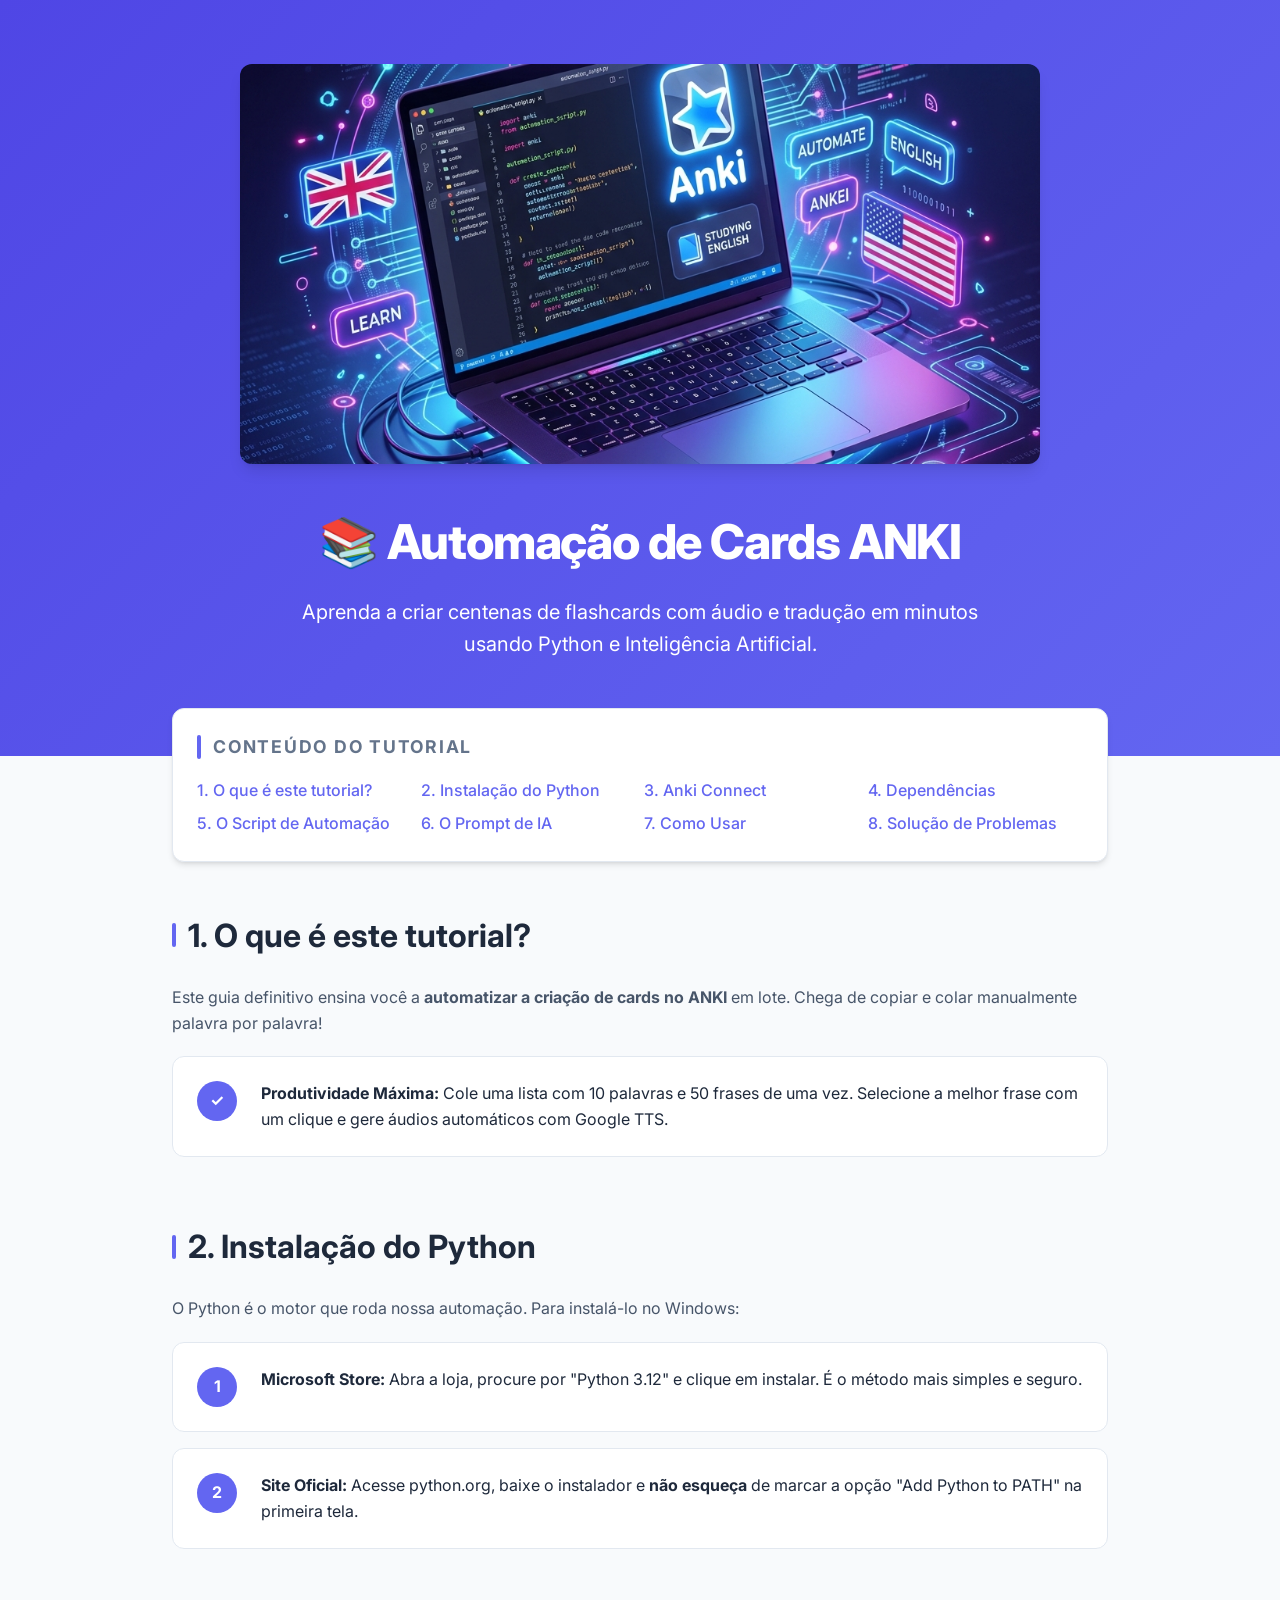
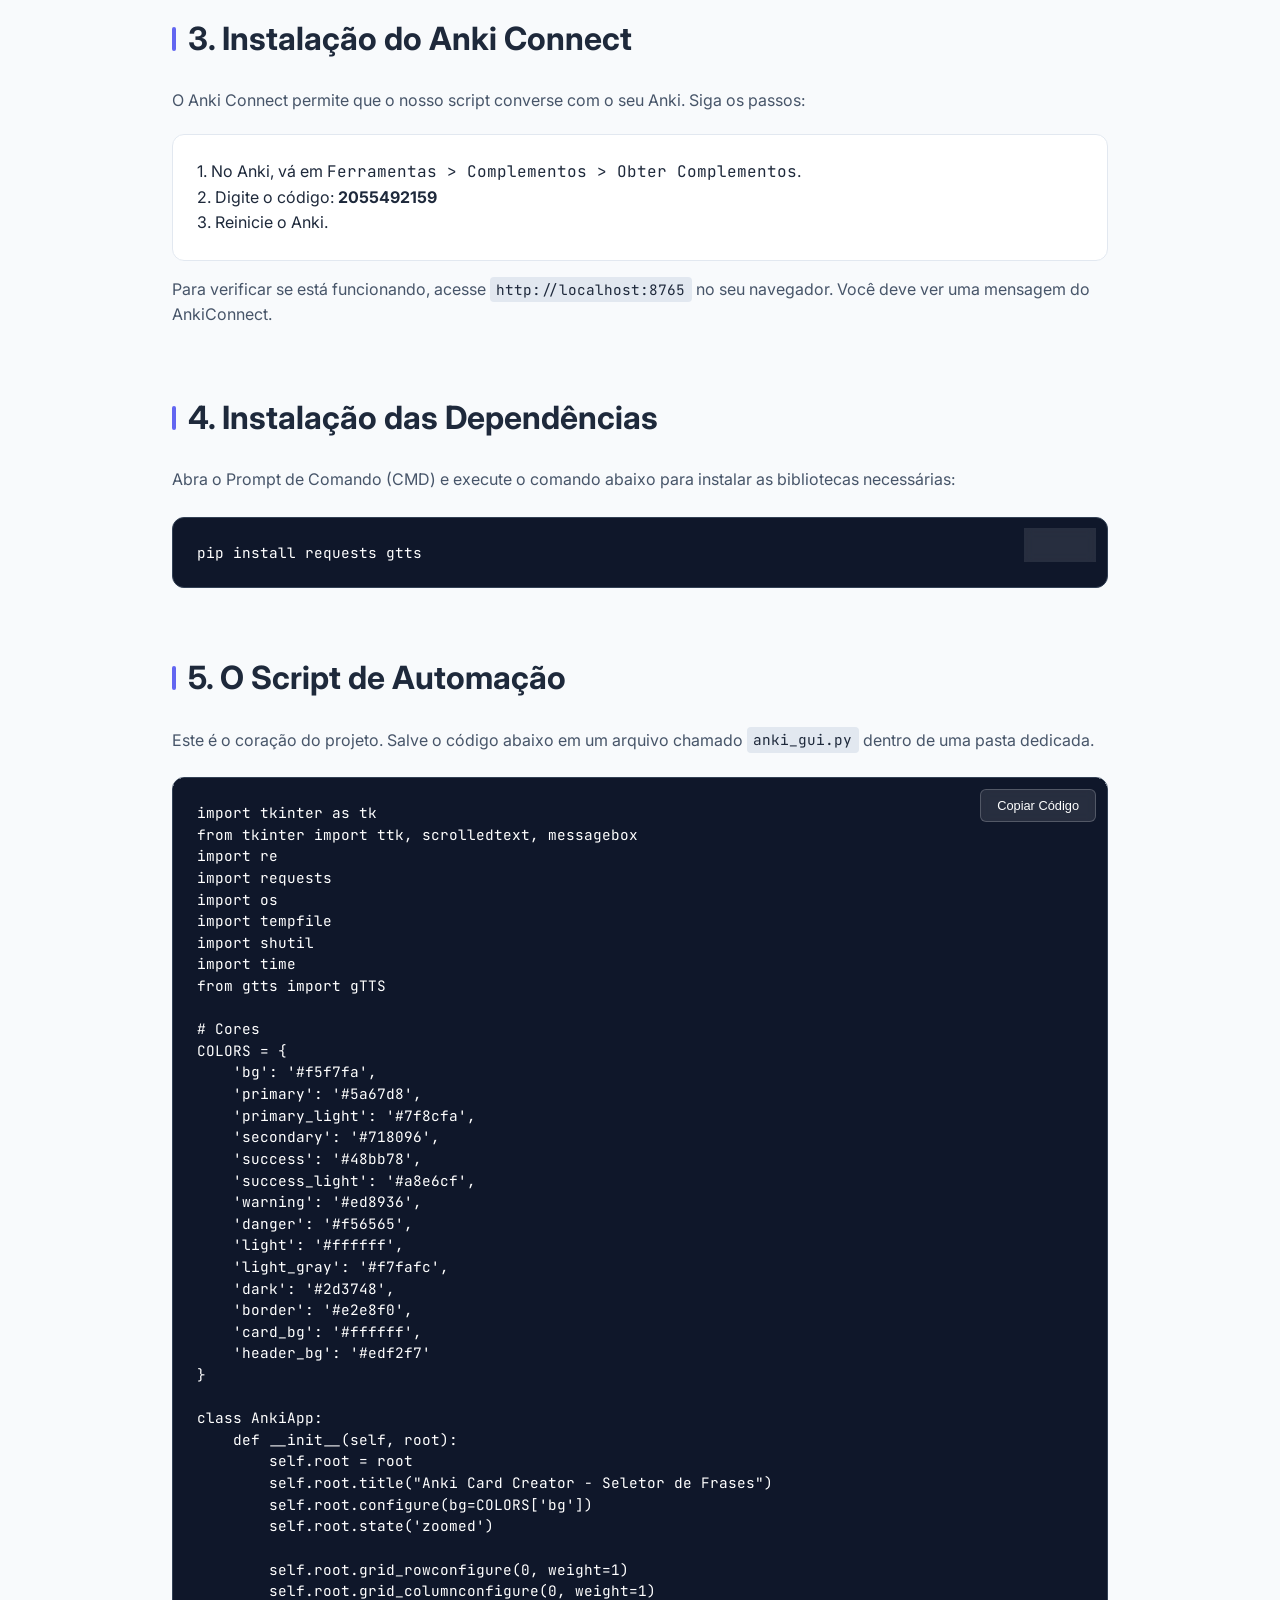
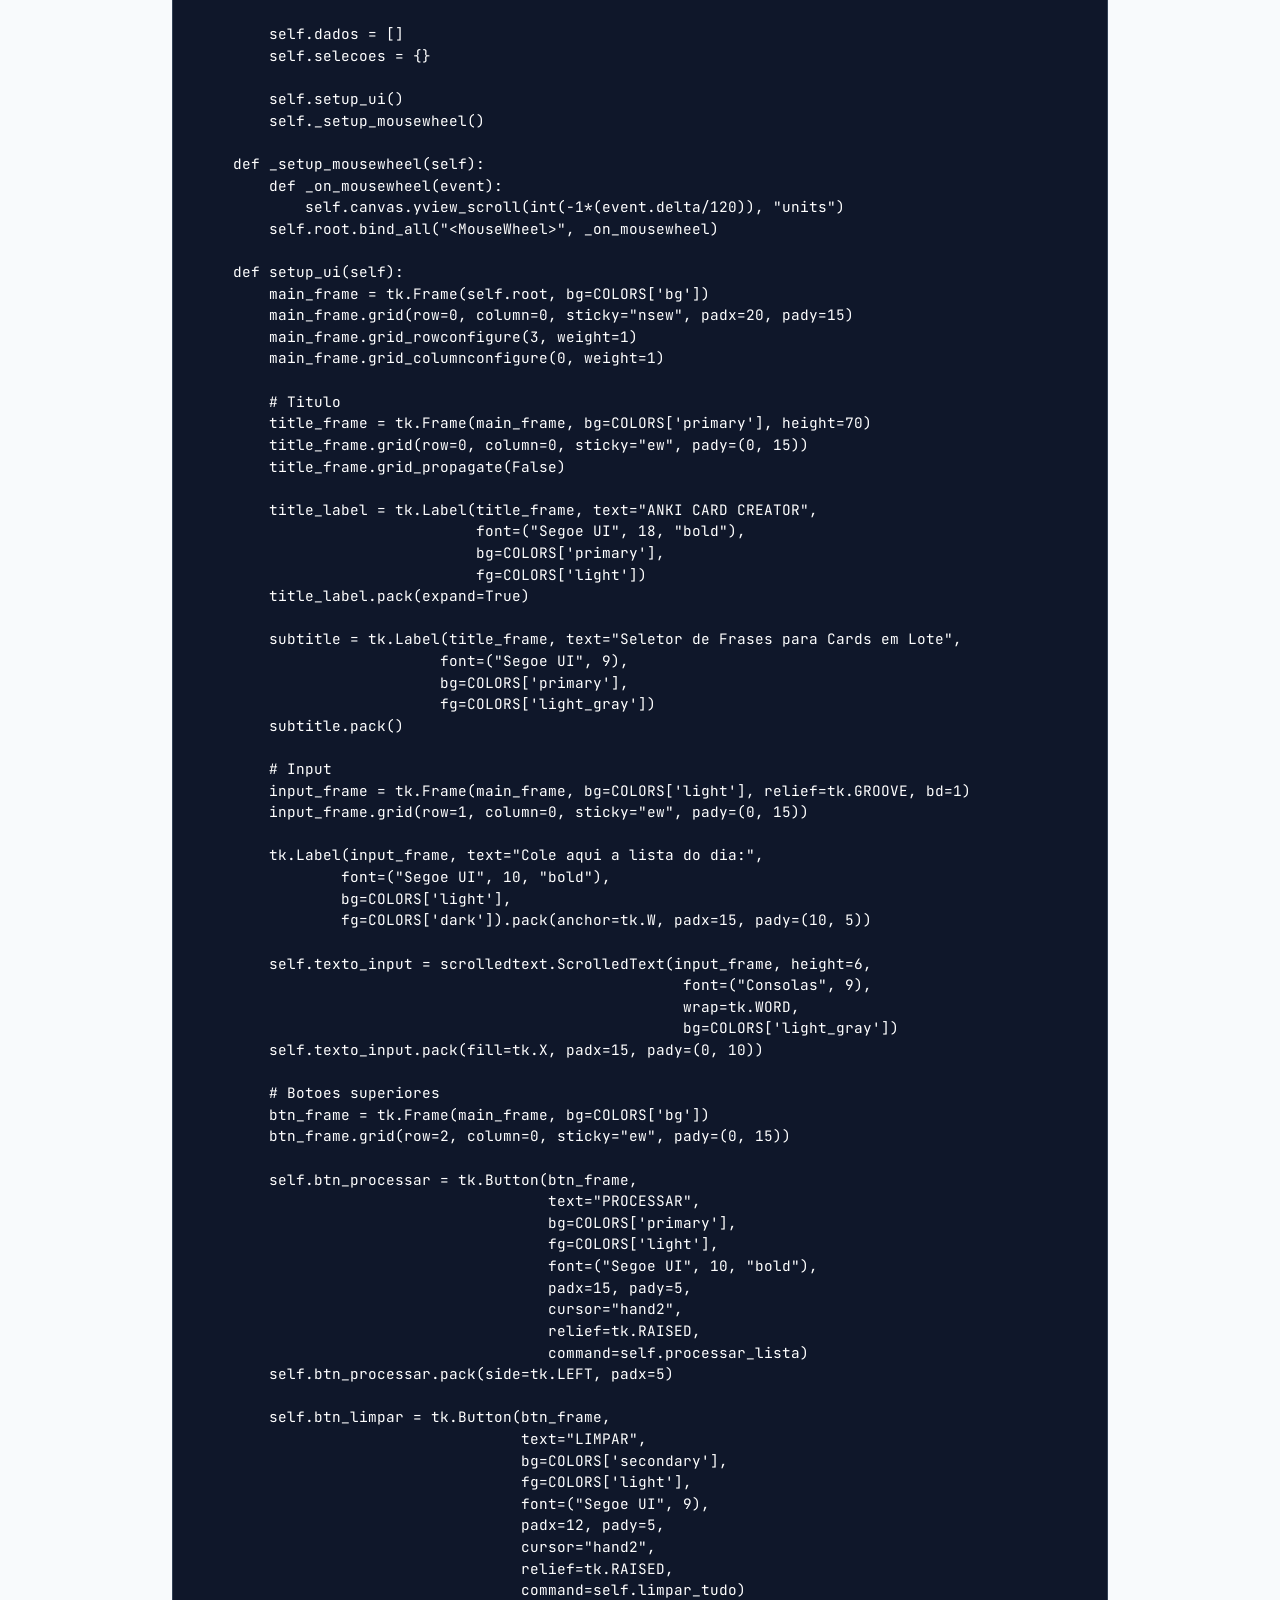
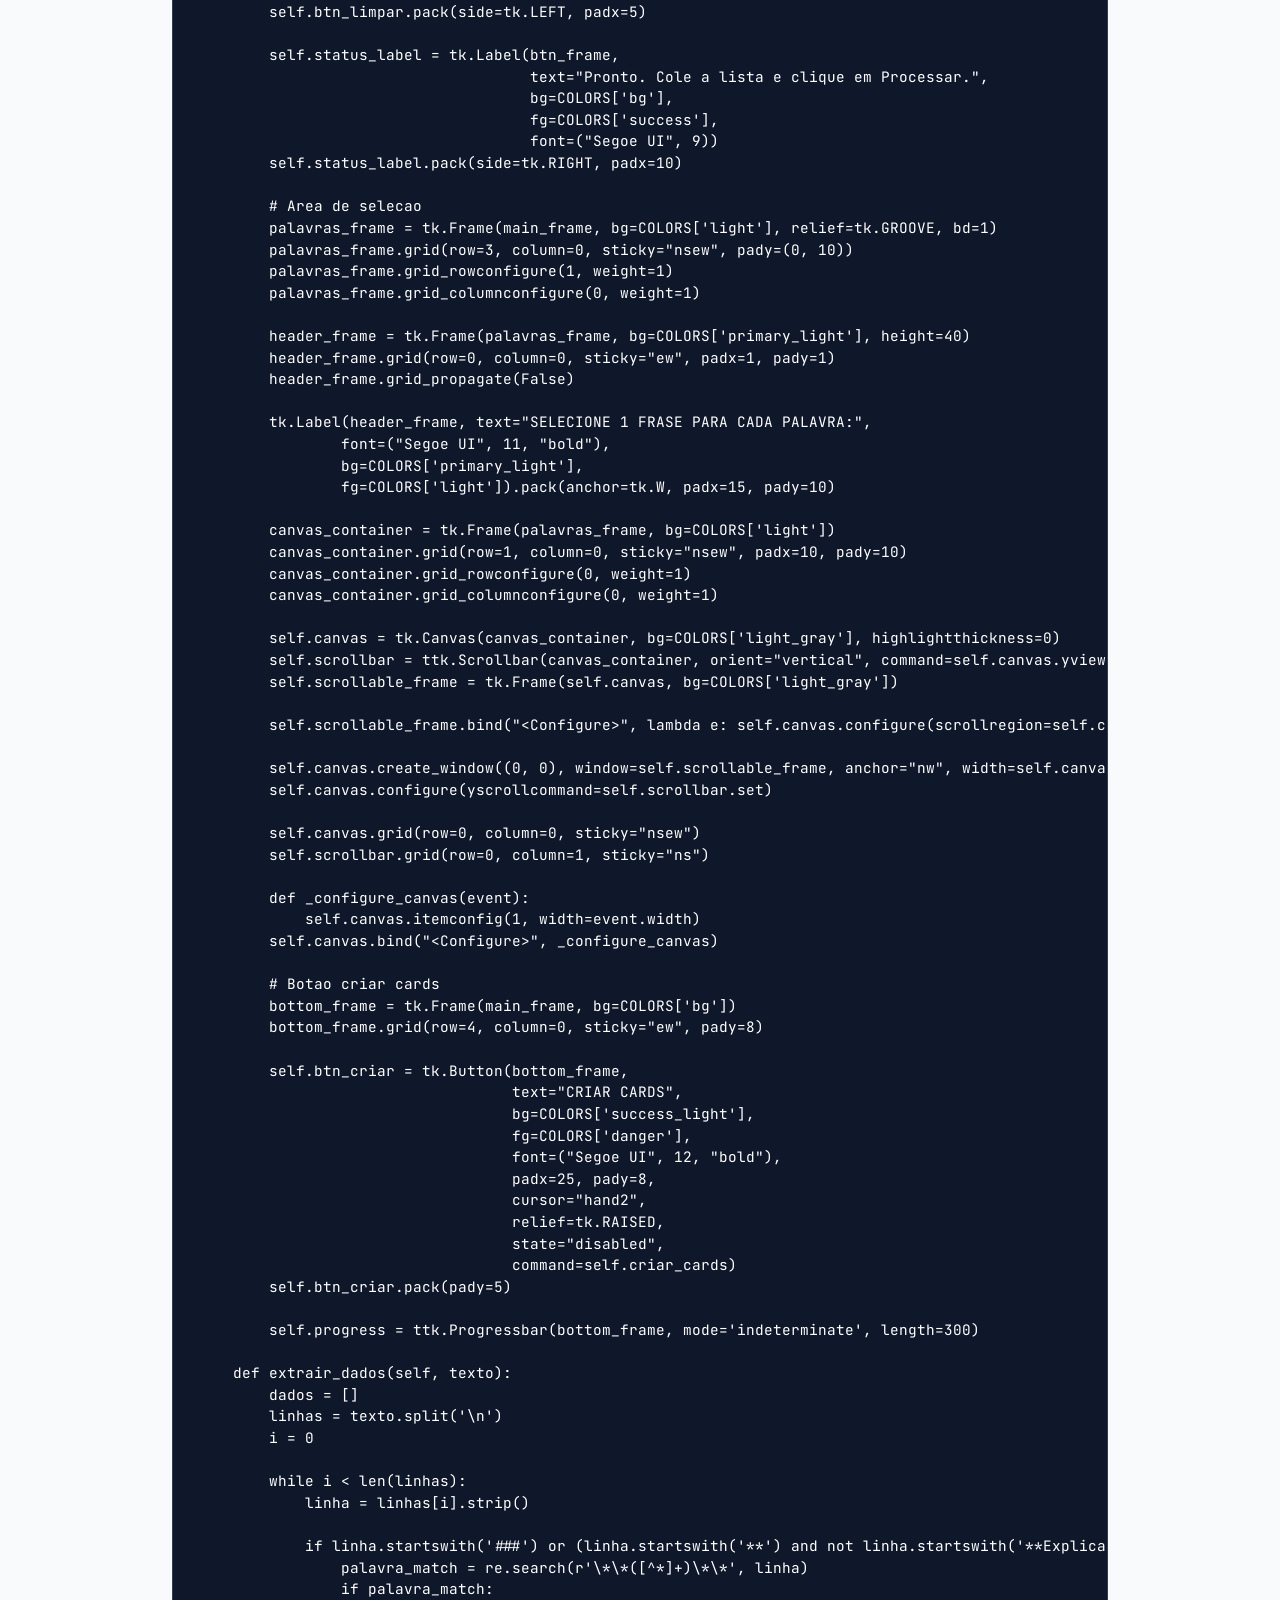
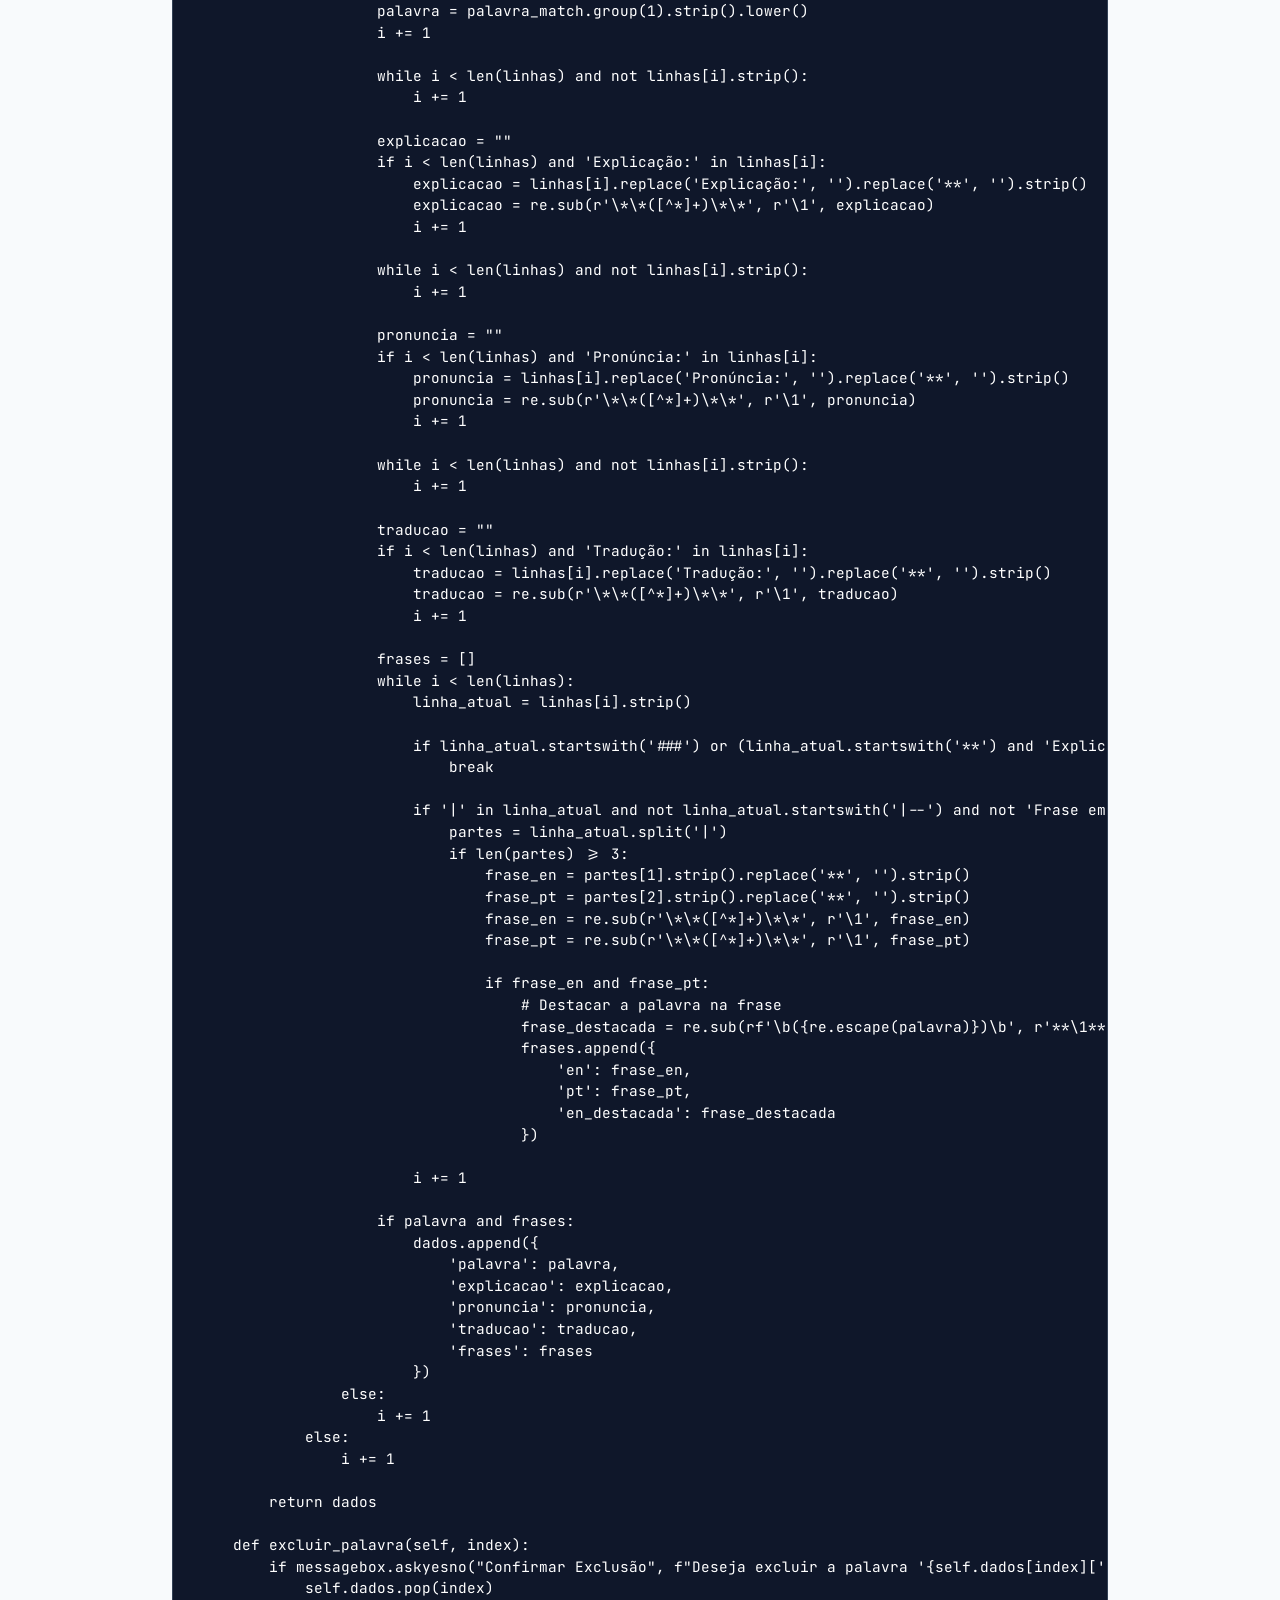
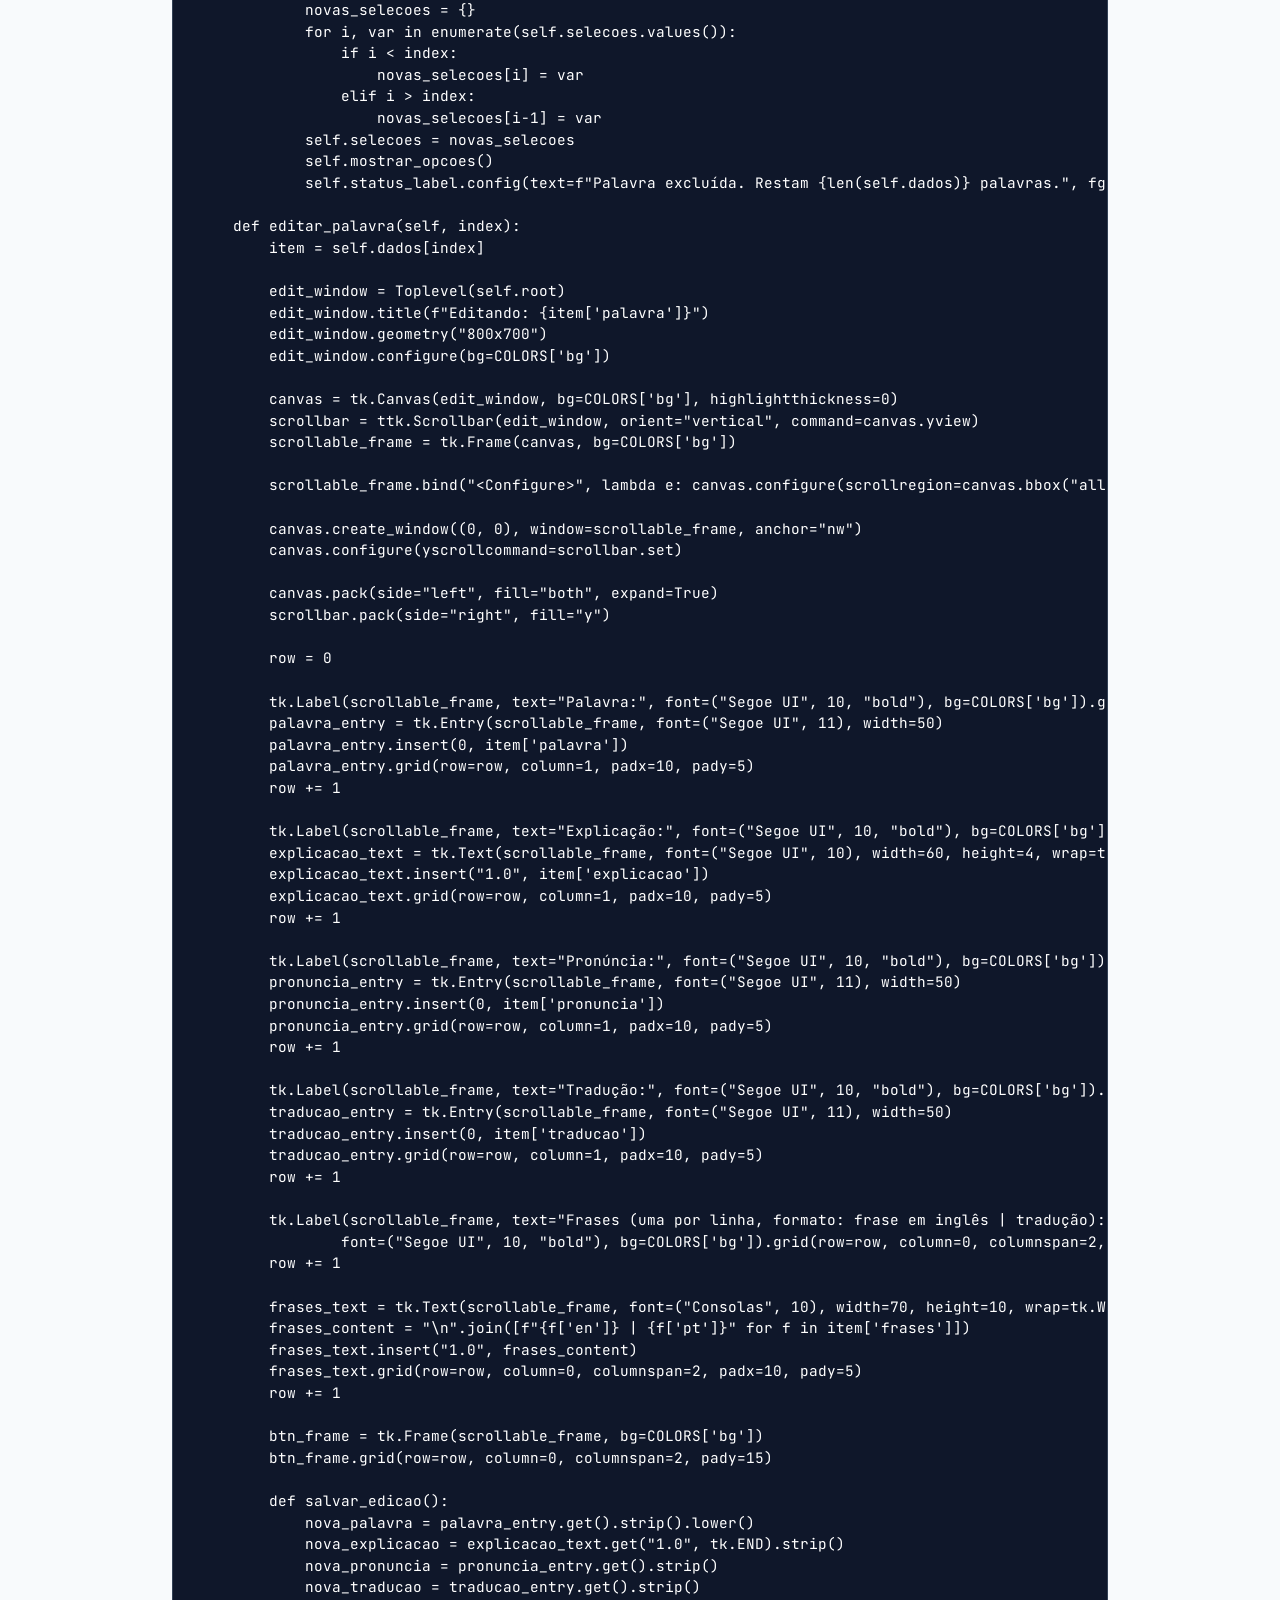
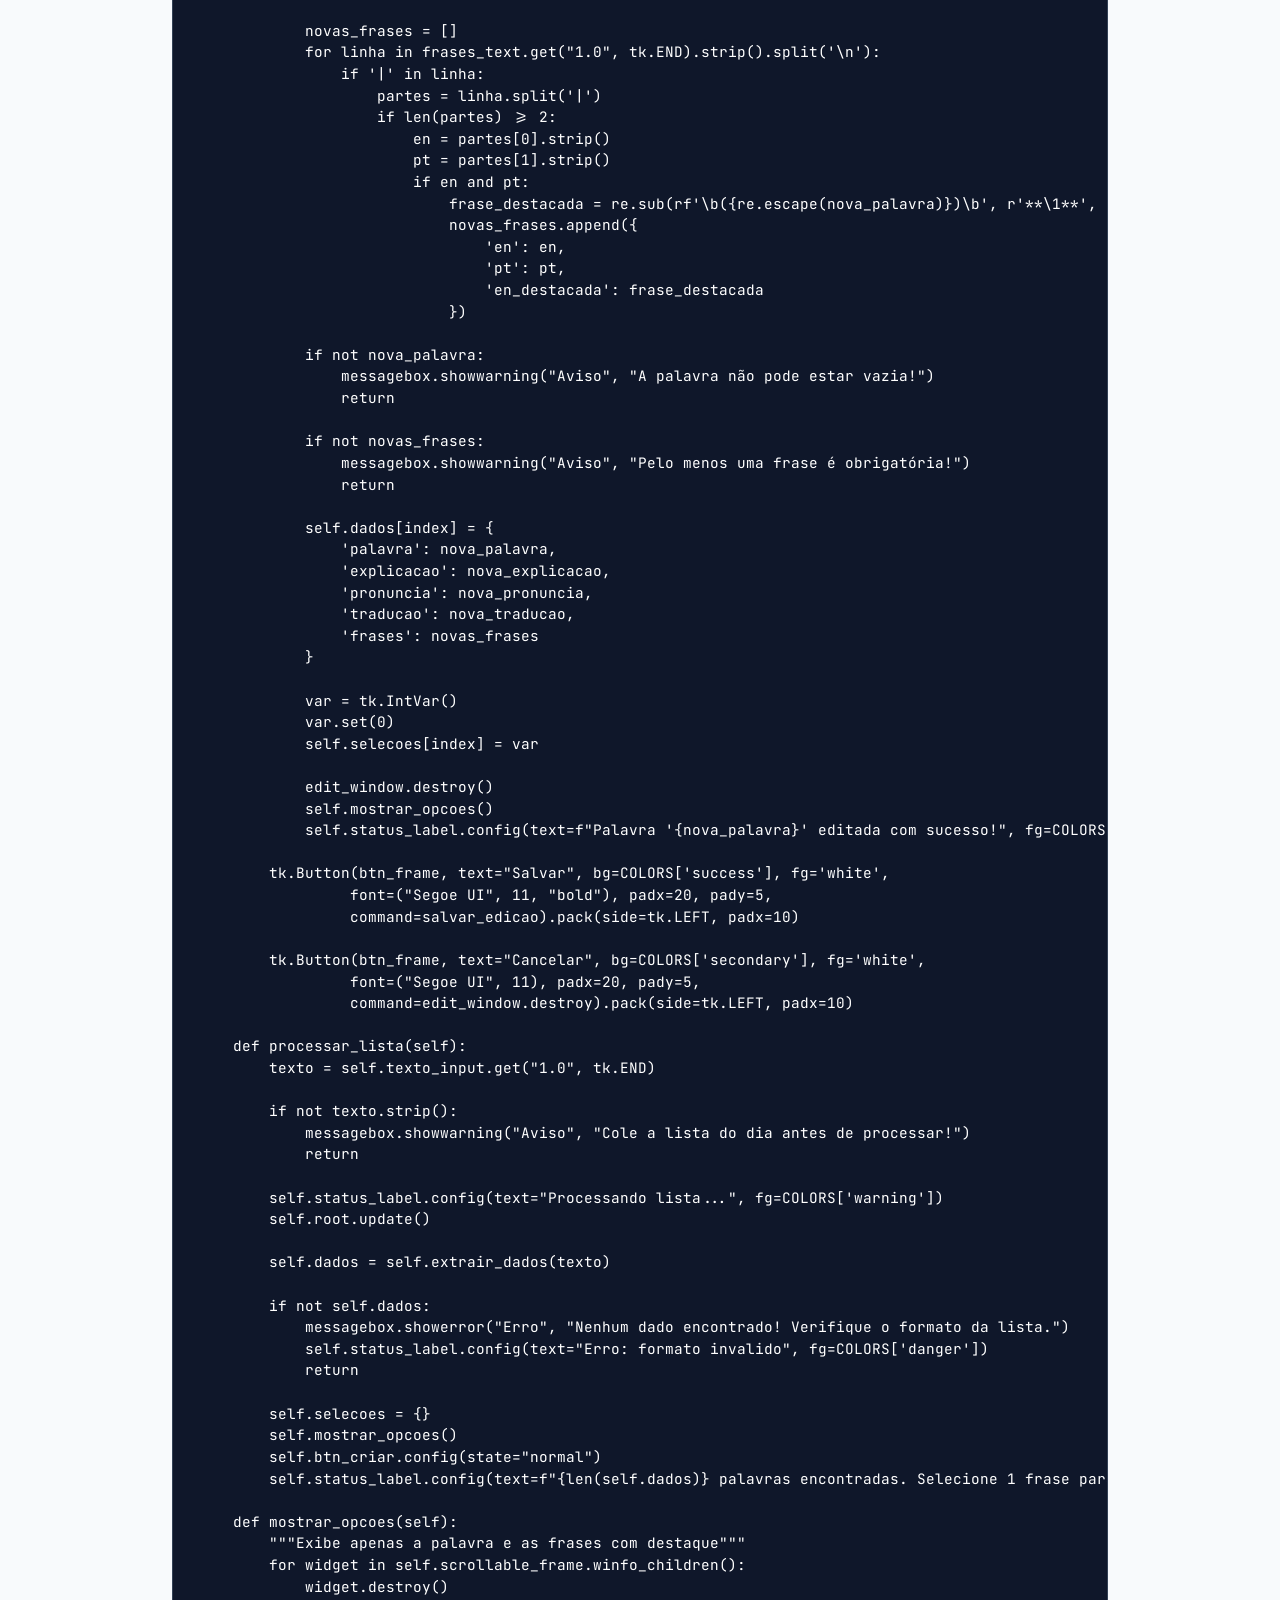
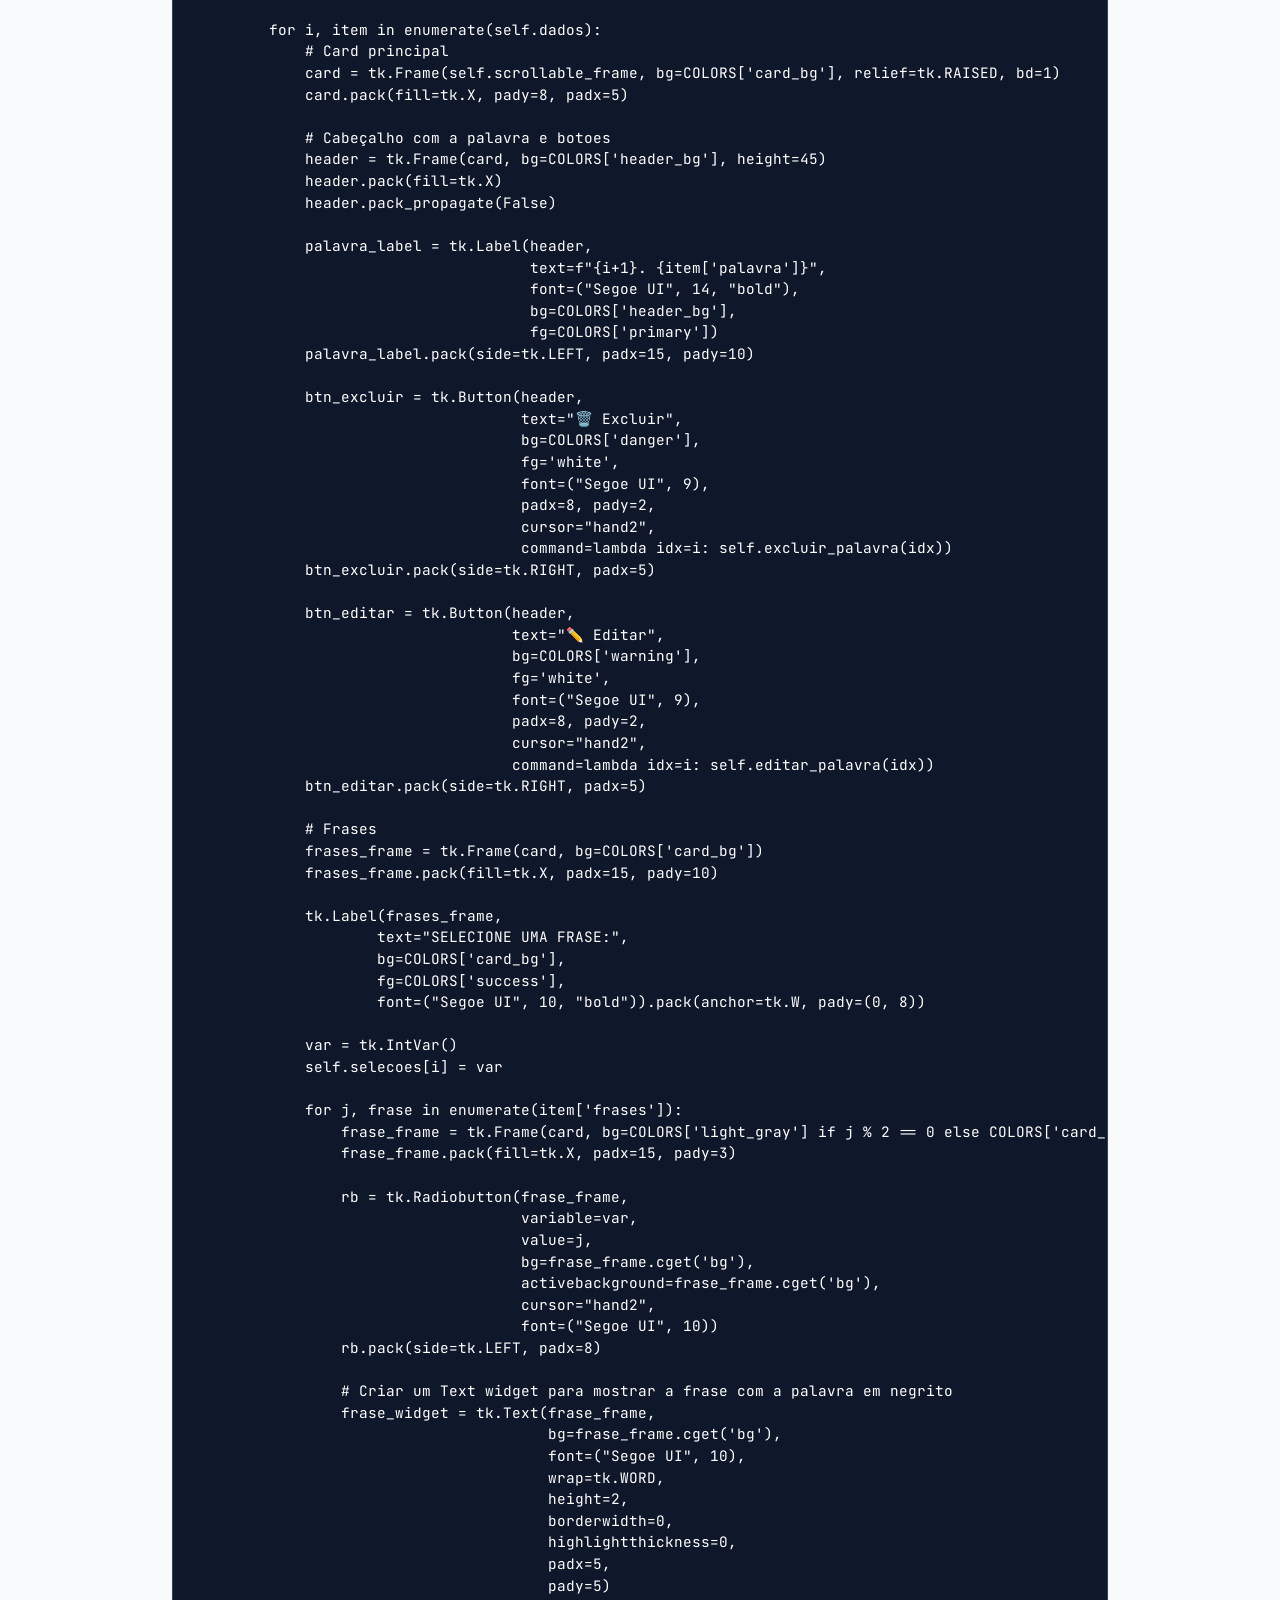
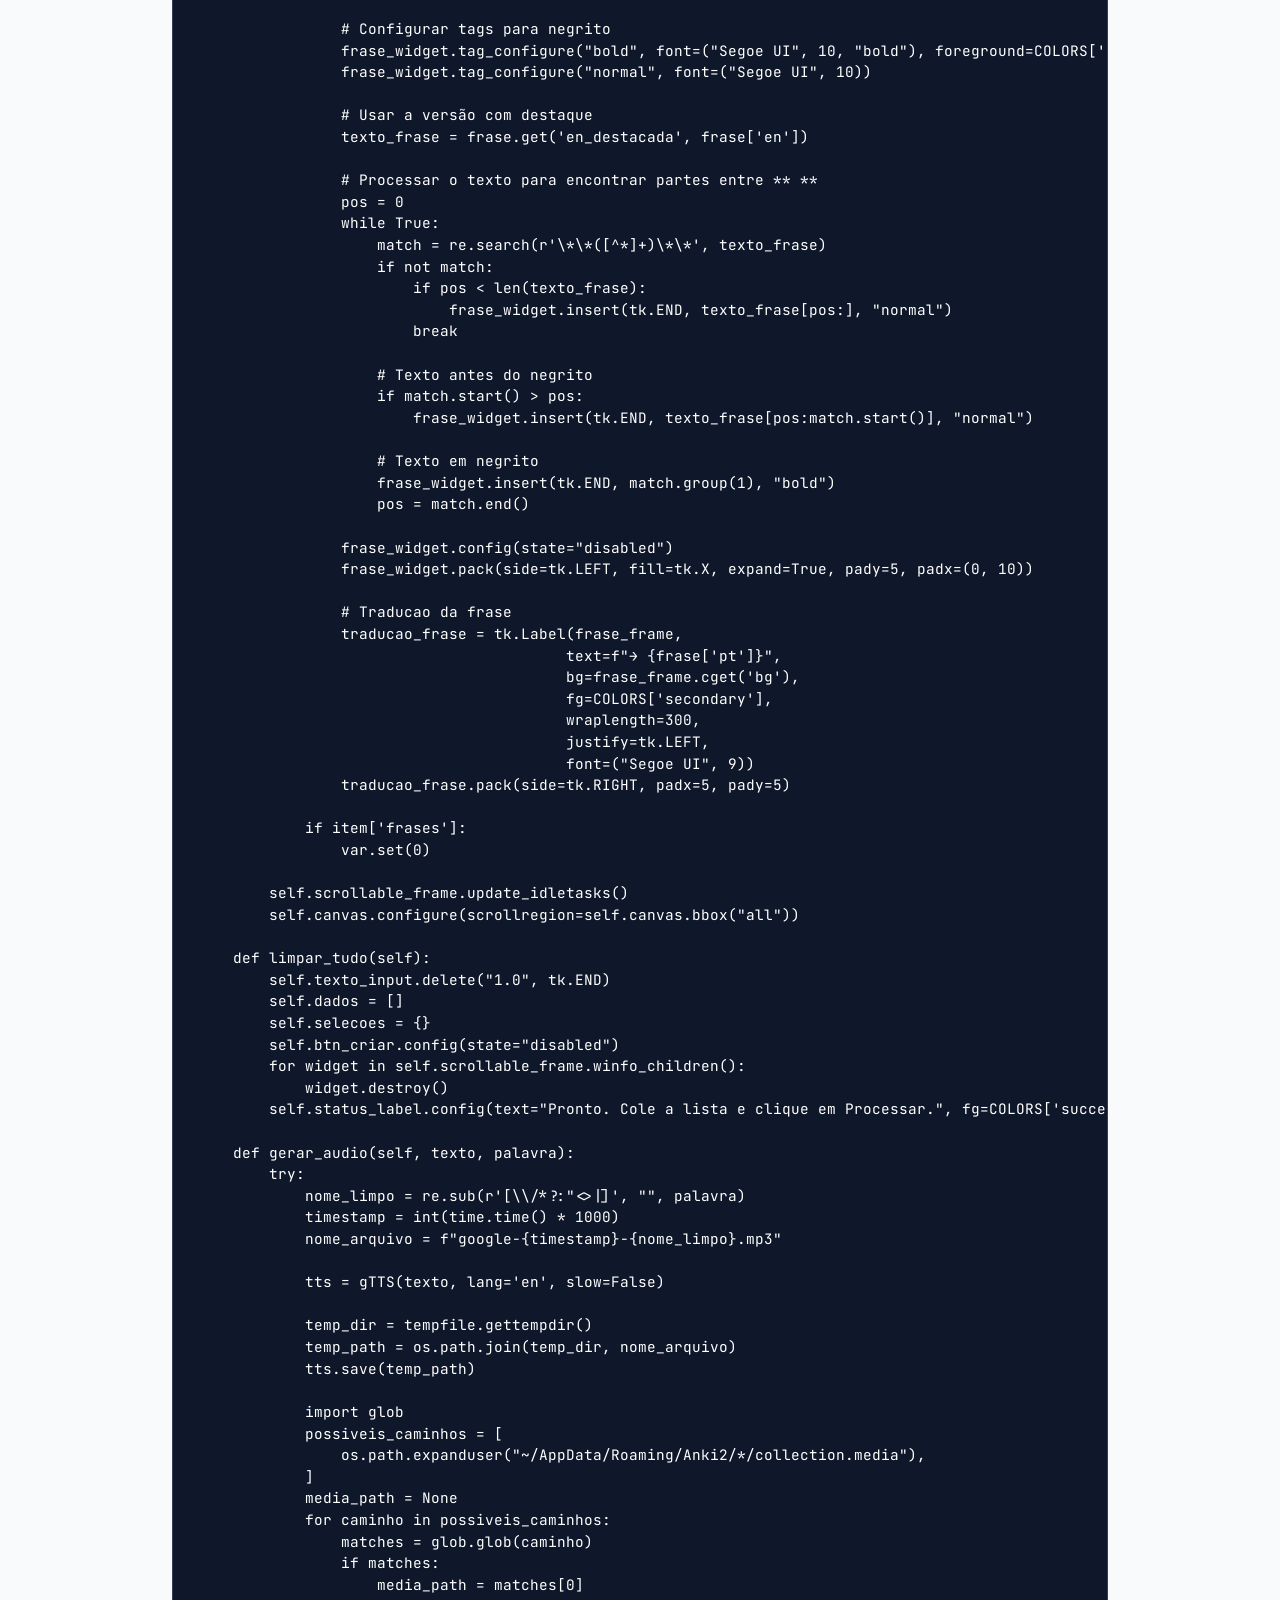
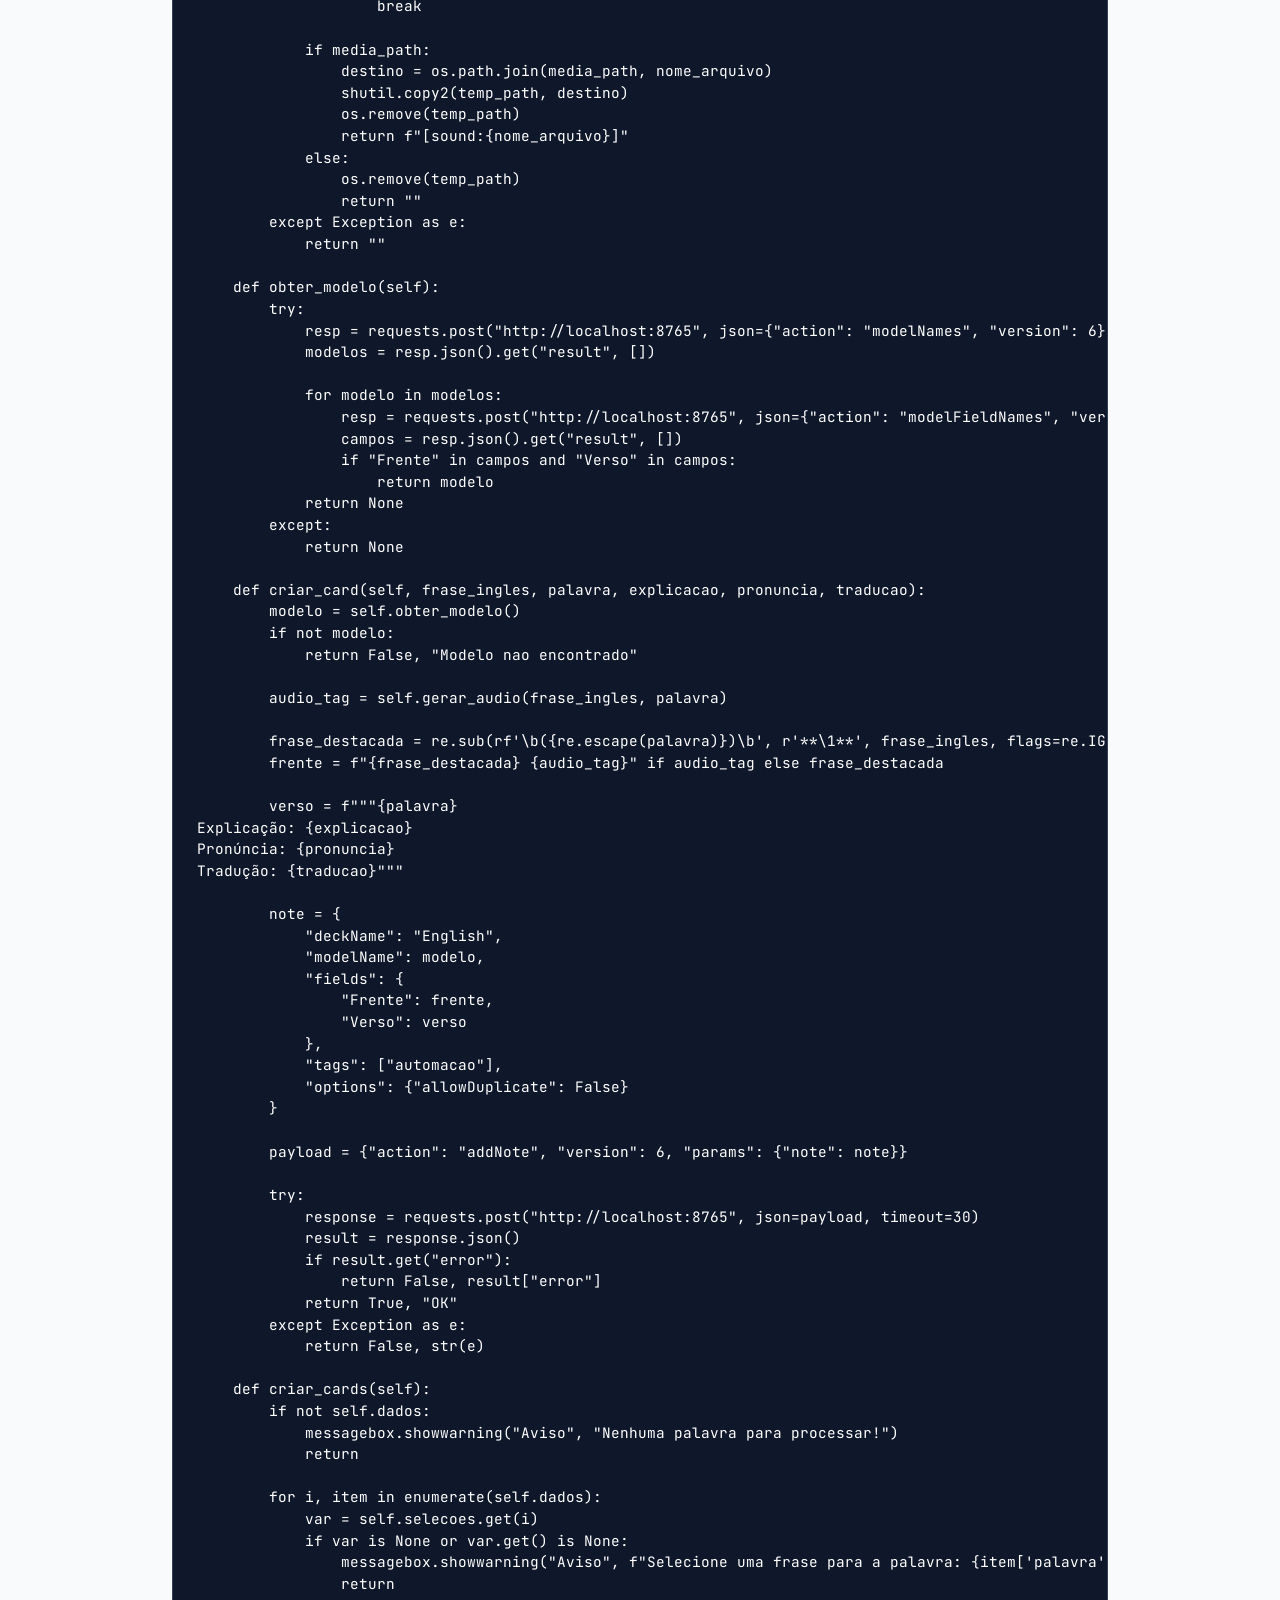
<file: docs/index.html>
<!DOCTYPE html>
<html lang="pt-br">

<head>
    <meta charset="UTF-8">
    <meta name="viewport" content="width=device-width, initial-scale=1.0">
    <title>Automação Anki: Domine o Inglês com Python e IA</title>
    <meta name="description"
        content="Tutorial completo sobre como automatizar a criação de cards no Anki usando Python e inteligência artificial.">
    <link rel="stylesheet" href="style.css">
    <link rel="preconnect" href="https://fonts.googleapis.com">
    <link rel="preconnect" href="https://fonts.gstatic.com" crossorigin>
    <link
        href="https://fonts.googleapis.com/css2?family=Inter:wght@400;500;600;700;800&family=JetBrains+Mono&display=swap"
        rel="stylesheet">
    <style>
        /* Estilos Críticos para Garantir Visibilidade Imediata */
        pre {
            background-color: #0f172a !important;
            color: #ffffff !important;
            padding: 1.5rem !important;
            border-radius: 12px !important;
            border: 1px solid #334155 !important;
            display: block !important;
            margin: 1.5rem 0 !important;
        }
        pre code {
            color: #ffffff !important;
            background-color: transparent !important;
            font-family: 'JetBrains Mono', monospace !important;
        }
        .subtitle {
            color: #ffffff !important;
            opacity: 1 !important;
        }
    </style>
</head>

<body>

    <header>
        <div class="container">
            <!-- Substituir pelo caminho real da imagem gerada -->
            <img src="hero.png" alt="Anki Automation Hero" class="hero-img">
            <h1>📚 Automação de Cards ANKI</h1>
            <p class="subtitle">Aprenda a criar centenas de flashcards com áudio e tradução em minutos usando Python e
                Inteligência Artificial.</p>
        </div>
    </header>

    <div class="container">
        <nav class="toc">
            <h2>Conteúdo do Tutorial</h2>
            <ul>
                <li><a href="#introducao">1. O que é este tutorial?</a></li>
                <li><a href="#python">2. Instalação do Python</a></li>
                <li><a href="#ankiconnect">3. Anki Connect</a></li>
                <li><a href="#dependencias">4. Dependências</a></li>
                <li><a href="#script">5. O Script de Automação</a></li>
                <li><a href="#prompt">6. O Prompt de IA</a></li>
                <li><a href="#uso">7. Como Usar</a></li>
                <li><a href="#solucao">8. Solução de Problemas</a></li>
            </ul>
        </nav>

        <main>
            <section id="introducao">
                <h2>1. O que é este tutorial?</h2>
                <p>Este guia definitivo ensina você a <strong>automatizar a criação de cards no ANKI</strong> em lote.
                    Chega de copiar e colar manualmente palavra por palavra!</p>
                <div class="step-item">
                    <div class="step-number">✓</div>
                    <div>
                        <strong>Produtividade Máxima:</strong> Cole uma lista com 10 palavras e 50 frases de uma vez.
                        Selecione a melhor frase com um clique e gere áudios automáticos com Google TTS.
                    </div>
                </div>
            </section>

            <section id="python">
                <h2>2. Instalação do Python</h2>
                <p>O Python é o motor que roda nossa automação. Para instalá-lo no Windows:</p>
                <ol class="step-list">
                    <li class="step-item">
                        <div class="step-number">1</div>
                        <div>
                            <strong>Microsoft Store:</strong> Abra a loja, procure por "Python 3.12" e clique em
                            instalar. É o método mais simples e seguro.
                        </div>
                    </li>
                    <li class="step-item">
                        <div class="step-number">2</div>
                        <div>
                            <strong>Site Oficial:</strong> Acesse python.org, baixe o instalador e <strong>não
                                esqueça</strong> de marcar a opção "Add Python to PATH" na primeira tela.
                        </div>
                    </li>
                </ol>
            </section>

            <section id="ankiconnect">
                <h2>3. Instalação do Anki Connect</h2>
                <p>O Anki Connect permite que o nosso script converse com o seu Anki. Siga os passos:</p>
                <div class="step-item">
                    <div>
                        1. No Anki, vá em <code>Ferramentas > Complementos > Obter Complementos</code>.<br>
                        2. Digite o código: <strong>2055492159</strong><br>
                        3. Reinicie o Anki.
                    </div>
                </div>
                <p>Para verificar se está funcionando, acesse <code>http://localhost:8765</code> no seu navegador. Você
                    deve ver uma mensagem do AnkiConnect.</p>
            </section>

            <section id="dependencias">
                <h2>4. Instalação das Dependências</h2>
                <p>Abra o Prompt de Comando (CMD) e execute o comando abaixo para instalar as bibliotecas necessárias:
                </p>
                <div class="code-container">
                    <button class="copy-btn">Copiar</button>
                    <pre><code>pip install requests gtts</code></pre>
                </div>
            </section>

            <section id="script">
                <h2>5. O Script de Automação</h2>
                <p>Este é o coração do projeto. Salve o código abaixo em um arquivo chamado <code>anki_gui.py</code>
                    dentro de uma pasta dedicada.</p>
                <div class="code-container">
                    <button class="copy-btn">Copiar Código</button>
                    <pre><code>import tkinter as tk
from tkinter import ttk, scrolledtext, messagebox
import re
import requests
import os
import tempfile
import shutil
import time
from gtts import gTTS

# Cores
COLORS = {
    'bg': '#f5f7fa',
    'primary': '#5a67d8',
    'primary_light': '#7f8cfa',
    'secondary': '#718096',
    'success': '#48bb78',
    'success_light': '#a8e6cf',
    'warning': '#ed8936',
    'danger': '#f56565',
    'light': '#ffffff',
    'light_gray': '#f7fafc',
    'dark': '#2d3748',
    'border': '#e2e8f0',
    'card_bg': '#ffffff',
    'header_bg': '#edf2f7'
}

class AnkiApp:
    def __init__(self, root):
        self.root = root
        self.root.title("Anki Card Creator - Seletor de Frases")
        self.root.configure(bg=COLORS['bg'])
        self.root.state('zoomed')
        
        self.root.grid_rowconfigure(0, weight=1)
        self.root.grid_columnconfigure(0, weight=1)
        
        self.dados = []
        self.selecoes = {}
        
        self.setup_ui()
        self._setup_mousewheel()
        
    def _setup_mousewheel(self):
        def _on_mousewheel(event):
            self.canvas.yview_scroll(int(-1*(event.delta/120)), "units")
        self.root.bind_all("&lt;MouseWheel&gt;", _on_mousewheel)
        
    def setup_ui(self):
        main_frame = tk.Frame(self.root, bg=COLORS['bg'])
        main_frame.grid(row=0, column=0, sticky="nsew", padx=20, pady=15)
        main_frame.grid_rowconfigure(3, weight=1)
        main_frame.grid_columnconfigure(0, weight=1)
        
        # Titulo
        title_frame = tk.Frame(main_frame, bg=COLORS['primary'], height=70)
        title_frame.grid(row=0, column=0, sticky="ew", pady=(0, 15))
        title_frame.grid_propagate(False)
        
        title_label = tk.Label(title_frame, text="ANKI CARD CREATOR", 
                               font=("Segoe UI", 18, "bold"), 
                               bg=COLORS['primary'], 
                               fg=COLORS['light'])
        title_label.pack(expand=True)
        
        subtitle = tk.Label(title_frame, text="Seletor de Frases para Cards em Lote",
                           font=("Segoe UI", 9),
                           bg=COLORS['primary'],
                           fg=COLORS['light_gray'])
        subtitle.pack()
        
        # Input
        input_frame = tk.Frame(main_frame, bg=COLORS['light'], relief=tk.GROOVE, bd=1)
        input_frame.grid(row=1, column=0, sticky="ew", pady=(0, 15))
        
        tk.Label(input_frame, text="Cole aqui a lista do dia:", 
                font=("Segoe UI", 10, "bold"),
                bg=COLORS['light'],
                fg=COLORS['dark']).pack(anchor=tk.W, padx=15, pady=(10, 5))
        
        self.texto_input = scrolledtext.ScrolledText(input_frame, height=6, 
                                                      font=("Consolas", 9),
                                                      wrap=tk.WORD,
                                                      bg=COLORS['light_gray'])
        self.texto_input.pack(fill=tk.X, padx=15, pady=(0, 10))
        
        # Botoes superiores
        btn_frame = tk.Frame(main_frame, bg=COLORS['bg'])
        btn_frame.grid(row=2, column=0, sticky="ew", pady=(0, 15))
        
        self.btn_processar = tk.Button(btn_frame, 
                                       text="PROCESSAR", 
                                       bg=COLORS['primary'],
                                       fg=COLORS['light'],
                                       font=("Segoe UI", 10, "bold"),
                                       padx=15, pady=5,
                                       cursor="hand2",
                                       relief=tk.RAISED,
                                       command=self.processar_lista)
        self.btn_processar.pack(side=tk.LEFT, padx=5)
        
        self.btn_limpar = tk.Button(btn_frame, 
                                    text="LIMPAR", 
                                    bg=COLORS['secondary'],
                                    fg=COLORS['light'],
                                    font=("Segoe UI", 9),
                                    padx=12, pady=5,
                                    cursor="hand2",
                                    relief=tk.RAISED,
                                    command=self.limpar_tudo)
        self.btn_limpar.pack(side=tk.LEFT, padx=5)
        
        self.status_label = tk.Label(btn_frame, 
                                     text="Pronto. Cole a lista e clique em Processar.",
                                     bg=COLORS['bg'],
                                     fg=COLORS['success'],
                                     font=("Segoe UI", 9))
        self.status_label.pack(side=tk.RIGHT, padx=10)
        
        # Area de selecao
        palavras_frame = tk.Frame(main_frame, bg=COLORS['light'], relief=tk.GROOVE, bd=1)
        palavras_frame.grid(row=3, column=0, sticky="nsew", pady=(0, 10))
        palavras_frame.grid_rowconfigure(1, weight=1)
        palavras_frame.grid_columnconfigure(0, weight=1)
        
        header_frame = tk.Frame(palavras_frame, bg=COLORS['primary_light'], height=40)
        header_frame.grid(row=0, column=0, sticky="ew", padx=1, pady=1)
        header_frame.grid_propagate(False)
        
        tk.Label(header_frame, text="SELECIONE 1 FRASE PARA CADA PALAVRA:",
                font=("Segoe UI", 11, "bold"),
                bg=COLORS['primary_light'],
                fg=COLORS['light']).pack(anchor=tk.W, padx=15, pady=10)
        
        canvas_container = tk.Frame(palavras_frame, bg=COLORS['light'])
        canvas_container.grid(row=1, column=0, sticky="nsew", padx=10, pady=10)
        canvas_container.grid_rowconfigure(0, weight=1)
        canvas_container.grid_columnconfigure(0, weight=1)
        
        self.canvas = tk.Canvas(canvas_container, bg=COLORS['light_gray'], highlightthickness=0)
        self.scrollbar = ttk.Scrollbar(canvas_container, orient="vertical", command=self.canvas.yview)
        self.scrollable_frame = tk.Frame(self.canvas, bg=COLORS['light_gray'])
        
        self.scrollable_frame.bind("&lt;Configure&gt;", lambda e: self.canvas.configure(scrollregion=self.canvas.bbox("all")))
        
        self.canvas.create_window((0, 0), window=self.scrollable_frame, anchor="nw", width=self.canvas.winfo_width())
        self.canvas.configure(yscrollcommand=self.scrollbar.set)
        
        self.canvas.grid(row=0, column=0, sticky="nsew")
        self.scrollbar.grid(row=0, column=1, sticky="ns")
        
        def _configure_canvas(event):
            self.canvas.itemconfig(1, width=event.width)
        self.canvas.bind("&lt;Configure&gt;", _configure_canvas)
        
        # Botao criar cards
        bottom_frame = tk.Frame(main_frame, bg=COLORS['bg'])
        bottom_frame.grid(row=4, column=0, sticky="ew", pady=8)
        
        self.btn_criar = tk.Button(bottom_frame,
                                   text="CRIAR CARDS",
                                   bg=COLORS['success_light'],
                                   fg=COLORS['danger'],
                                   font=("Segoe UI", 12, "bold"),
                                   padx=25, pady=8,
                                   cursor="hand2",
                                   relief=tk.RAISED,
                                   state="disabled",
                                   command=self.criar_cards)
        self.btn_criar.pack(pady=5)
        
        self.progress = ttk.Progressbar(bottom_frame, mode='indeterminate', length=300)
    
    def extrair_dados(self, texto):
        dados = []
        linhas = texto.split('\n')
        i = 0
        
        while i &lt; len(linhas):
            linha = linhas[i].strip()
            
            if linha.startswith('###') or (linha.startswith('**') and not linha.startswith('**Explicação')):
                palavra_match = re.search(r'\*\*([^*]+)\*\*', linha)
                if palavra_match:
                    palavra = palavra_match.group(1).strip().lower()
                    i += 1
                    
                    while i &lt; len(linhas) and not linhas[i].strip():
                        i += 1
                    
                    explicacao = ""
                    if i &lt; len(linhas) and 'Explicação:' in linhas[i]:
                        explicacao = linhas[i].replace('Explicação:', '').replace('**', '').strip()
                        explicacao = re.sub(r'\*\*([^*]+)\*\*', r'\1', explicacao)
                        i += 1
                    
                    while i &lt; len(linhas) and not linhas[i].strip():
                        i += 1
                    
                    pronuncia = ""
                    if i &lt; len(linhas) and 'Pronúncia:' in linhas[i]:
                        pronuncia = linhas[i].replace('Pronúncia:', '').replace('**', '').strip()
                        pronuncia = re.sub(r'\*\*([^*]+)\*\*', r'\1', pronuncia)
                        i += 1
                    
                    while i &lt; len(linhas) and not linhas[i].strip():
                        i += 1
                    
                    traducao = ""
                    if i &lt; len(linhas) and 'Tradução:' in linhas[i]:
                        traducao = linhas[i].replace('Tradução:', '').replace('**', '').strip()
                        traducao = re.sub(r'\*\*([^*]+)\*\*', r'\1', traducao)
                        i += 1
                    
                    frases = []
                    while i &lt; len(linhas):
                        linha_atual = linhas[i].strip()
                        
                        if linha_atual.startswith('###') or (linha_atual.startswith('**') and 'Explicação' not in linha_atual):
                            break
                        
                        if '|' in linha_atual and not linha_atual.startswith('|--') and not 'Frase em inglês' in linha_atual and not '---' in linha_atual:
                            partes = linha_atual.split('|')
                            if len(partes) &gt;= 3:
                                frase_en = partes[1].strip().replace('**', '').strip()
                                frase_pt = partes[2].strip().replace('**', '').strip()
                                frase_en = re.sub(r'\*\*([^*]+)\*\*', r'\1', frase_en)
                                frase_pt = re.sub(r'\*\*([^*]+)\*\*', r'\1', frase_pt)
                                
                                if frase_en and frase_pt:
                                    # Destacar a palavra na frase
                                    frase_destacada = re.sub(rf'\b({re.escape(palavra)})\b', r'**\1**', frase_en, flags=re.IGNORECASE)
                                    frases.append({
                                        'en': frase_en, 
                                        'pt': frase_pt,
                                        'en_destacada': frase_destacada
                                    })
                        
                        i += 1
                    
                    if palavra and frases:
                        dados.append({
                            'palavra': palavra,
                            'explicacao': explicacao,
                            'pronuncia': pronuncia,
                            'traducao': traducao,
                            'frases': frases
                        })
                else:
                    i += 1
            else:
                i += 1
        
        return dados
    
    def excluir_palavra(self, index):
        if messagebox.askyesno("Confirmar Exclusão", f"Deseja excluir a palavra '{self.dados[index]['palavra']}' e todas as suas frases?"):
            self.dados.pop(index)
            novas_selecoes = {}
            for i, var in enumerate(self.selecoes.values()):
                if i &lt; index:
                    novas_selecoes[i] = var
                elif i &gt; index:
                    novas_selecoes[i-1] = var
            self.selecoes = novas_selecoes
            self.mostrar_opcoes()
            self.status_label.config(text=f"Palavra excluída. Restam {len(self.dados)} palavras.", fg=COLORS['warning'])
    
    def editar_palavra(self, index):
        item = self.dados[index]
        
        edit_window = Toplevel(self.root)
        edit_window.title(f"Editando: {item['palavra']}")
        edit_window.geometry("800x700")
        edit_window.configure(bg=COLORS['bg'])
        
        canvas = tk.Canvas(edit_window, bg=COLORS['bg'], highlightthickness=0)
        scrollbar = ttk.Scrollbar(edit_window, orient="vertical", command=canvas.yview)
        scrollable_frame = tk.Frame(canvas, bg=COLORS['bg'])
        
        scrollable_frame.bind("&lt;Configure&gt;", lambda e: canvas.configure(scrollregion=canvas.bbox("all")))
        
        canvas.create_window((0, 0), window=scrollable_frame, anchor="nw")
        canvas.configure(yscrollcommand=scrollbar.set)
        
        canvas.pack(side="left", fill="both", expand=True)
        scrollbar.pack(side="right", fill="y")
        
        row = 0
        
        tk.Label(scrollable_frame, text="Palavra:", font=("Segoe UI", 10, "bold"), bg=COLORS['bg']).grid(row=row, column=0, sticky=tk.W, padx=10, pady=5)
        palavra_entry = tk.Entry(scrollable_frame, font=("Segoe UI", 11), width=50)
        palavra_entry.insert(0, item['palavra'])
        palavra_entry.grid(row=row, column=1, padx=10, pady=5)
        row += 1
        
        tk.Label(scrollable_frame, text="Explicação:", font=("Segoe UI", 10, "bold"), bg=COLORS['bg']).grid(row=row, column=0, sticky=tk.NW, padx=10, pady=5)
        explicacao_text = tk.Text(scrollable_frame, font=("Segoe UI", 10), width=60, height=4, wrap=tk.WORD)
        explicacao_text.insert("1.0", item['explicacao'])
        explicacao_text.grid(row=row, column=1, padx=10, pady=5)
        row += 1
        
        tk.Label(scrollable_frame, text="Pronúncia:", font=("Segoe UI", 10, "bold"), bg=COLORS['bg']).grid(row=row, column=0, sticky=tk.W, padx=10, pady=5)
        pronuncia_entry = tk.Entry(scrollable_frame, font=("Segoe UI", 11), width=50)
        pronuncia_entry.insert(0, item['pronuncia'])
        pronuncia_entry.grid(row=row, column=1, padx=10, pady=5)
        row += 1
        
        tk.Label(scrollable_frame, text="Tradução:", font=("Segoe UI", 10, "bold"), bg=COLORS['bg']).grid(row=row, column=0, sticky=tk.W, padx=10, pady=5)
        traducao_entry = tk.Entry(scrollable_frame, font=("Segoe UI", 11), width=50)
        traducao_entry.insert(0, item['traducao'])
        traducao_entry.grid(row=row, column=1, padx=10, pady=5)
        row += 1
        
        tk.Label(scrollable_frame, text="Frases (uma por linha, formato: frase em inglês | tradução):", 
                font=("Segoe UI", 10, "bold"), bg=COLORS['bg']).grid(row=row, column=0, columnspan=2, sticky=tk.W, padx=10, pady=5)
        row += 1
        
        frases_text = tk.Text(scrollable_frame, font=("Consolas", 10), width=70, height=10, wrap=tk.WORD)
        frases_content = "\n".join([f"{f['en']} | {f['pt']}" for f in item['frases']])
        frases_text.insert("1.0", frases_content)
        frases_text.grid(row=row, column=0, columnspan=2, padx=10, pady=5)
        row += 1
        
        btn_frame = tk.Frame(scrollable_frame, bg=COLORS['bg'])
        btn_frame.grid(row=row, column=0, columnspan=2, pady=15)
        
        def salvar_edicao():
            nova_palavra = palavra_entry.get().strip().lower()
            nova_explicacao = explicacao_text.get("1.0", tk.END).strip()
            nova_pronuncia = pronuncia_entry.get().strip()
            nova_traducao = traducao_entry.get().strip()
            
            novas_frases = []
            for linha in frases_text.get("1.0", tk.END).strip().split('\n'):
                if '|' in linha:
                    partes = linha.split('|')
                    if len(partes) &gt;= 2:
                        en = partes[0].strip()
                        pt = partes[1].strip()
                        if en and pt:
                            frase_destacada = re.sub(rf'\b({re.escape(nova_palavra)})\b', r'**\1**', en, flags=re.IGNORECASE)
                            novas_frases.append({
                                'en': en,
                                'pt': pt,
                                'en_destacada': frase_destacada
                            })
            
            if not nova_palavra:
                messagebox.showwarning("Aviso", "A palavra não pode estar vazia!")
                return
            
            if not novas_frases:
                messagebox.showwarning("Aviso", "Pelo menos uma frase é obrigatória!")
                return
            
            self.dados[index] = {
                'palavra': nova_palavra,
                'explicacao': nova_explicacao,
                'pronuncia': nova_pronuncia,
                'traducao': nova_traducao,
                'frases': novas_frases
            }
            
            var = tk.IntVar()
            var.set(0)
            self.selecoes[index] = var
            
            edit_window.destroy()
            self.mostrar_opcoes()
            self.status_label.config(text=f"Palavra '{nova_palavra}' editada com sucesso!", fg=COLORS['success'])
        
        tk.Button(btn_frame, text="Salvar", bg=COLORS['success'], fg='white', 
                 font=("Segoe UI", 11, "bold"), padx=20, pady=5,
                 command=salvar_edicao).pack(side=tk.LEFT, padx=10)
        
        tk.Button(btn_frame, text="Cancelar", bg=COLORS['secondary'], fg='white',
                 font=("Segoe UI", 11), padx=20, pady=5,
                 command=edit_window.destroy).pack(side=tk.LEFT, padx=10)
    
    def processar_lista(self):
        texto = self.texto_input.get("1.0", tk.END)
        
        if not texto.strip():
            messagebox.showwarning("Aviso", "Cole a lista do dia antes de processar!")
            return
        
        self.status_label.config(text="Processando lista...", fg=COLORS['warning'])
        self.root.update()
        
        self.dados = self.extrair_dados(texto)
        
        if not self.dados:
            messagebox.showerror("Erro", "Nenhum dado encontrado! Verifique o formato da lista.")
            self.status_label.config(text="Erro: formato invalido", fg=COLORS['danger'])
            return
        
        self.selecoes = {}
        self.mostrar_opcoes()
        self.btn_criar.config(state="normal")
        self.status_label.config(text=f"{len(self.dados)} palavras encontradas. Selecione 1 frase para cada.", fg=COLORS['success'])
    
    def mostrar_opcoes(self):
        """Exibe apenas a palavra e as frases com destaque"""
        for widget in self.scrollable_frame.winfo_children():
            widget.destroy()
        
        for i, item in enumerate(self.dados):
            # Card principal
            card = tk.Frame(self.scrollable_frame, bg=COLORS['card_bg'], relief=tk.RAISED, bd=1)
            card.pack(fill=tk.X, pady=8, padx=5)
            
            # Cabeçalho com a palavra e botoes
            header = tk.Frame(card, bg=COLORS['header_bg'], height=45)
            header.pack(fill=tk.X)
            header.pack_propagate(False)
            
            palavra_label = tk.Label(header, 
                                     text=f"{i+1}. {item['palavra']}", 
                                     font=("Segoe UI", 14, "bold"),
                                     bg=COLORS['header_bg'],
                                     fg=COLORS['primary'])
            palavra_label.pack(side=tk.LEFT, padx=15, pady=10)
            
            btn_excluir = tk.Button(header, 
                                    text="🗑️ Excluir", 
                                    bg=COLORS['danger'],
                                    fg='white',
                                    font=("Segoe UI", 9),
                                    padx=8, pady=2,
                                    cursor="hand2",
                                    command=lambda idx=i: self.excluir_palavra(idx))
            btn_excluir.pack(side=tk.RIGHT, padx=5)
            
            btn_editar = tk.Button(header, 
                                   text="✏️ Editar", 
                                   bg=COLORS['warning'],
                                   fg='white',
                                   font=("Segoe UI", 9),
                                   padx=8, pady=2,
                                   cursor="hand2",
                                   command=lambda idx=i: self.editar_palavra(idx))
            btn_editar.pack(side=tk.RIGHT, padx=5)
            
            # Frases
            frases_frame = tk.Frame(card, bg=COLORS['card_bg'])
            frases_frame.pack(fill=tk.X, padx=15, pady=10)
            
            tk.Label(frases_frame,
                    text="SELECIONE UMA FRASE:",
                    bg=COLORS['card_bg'],
                    fg=COLORS['success'],
                    font=("Segoe UI", 10, "bold")).pack(anchor=tk.W, pady=(0, 8))
            
            var = tk.IntVar()
            self.selecoes[i] = var
            
            for j, frase in enumerate(item['frases']):
                frase_frame = tk.Frame(card, bg=COLORS['light_gray'] if j % 2 == 0 else COLORS['card_bg'])
                frase_frame.pack(fill=tk.X, padx=15, pady=3)
                
                rb = tk.Radiobutton(frase_frame, 
                                    variable=var, 
                                    value=j,
                                    bg=frase_frame.cget('bg'),
                                    activebackground=frase_frame.cget('bg'),
                                    cursor="hand2",
                                    font=("Segoe UI", 10))
                rb.pack(side=tk.LEFT, padx=8)
                
                # Criar um Text widget para mostrar a frase com a palavra em negrito
                frase_widget = tk.Text(frase_frame, 
                                       bg=frase_frame.cget('bg'),
                                       font=("Segoe UI", 10),
                                       wrap=tk.WORD,
                                       height=2,
                                       borderwidth=0,
                                       highlightthickness=0,
                                       padx=5,
                                       pady=5)
                
                # Configurar tags para negrito
                frase_widget.tag_configure("bold", font=("Segoe UI", 10, "bold"), foreground=COLORS['primary'])
                frase_widget.tag_configure("normal", font=("Segoe UI", 10))
                
                # Usar a versão com destaque
                texto_frase = frase.get('en_destacada', frase['en'])
                
                # Processar o texto para encontrar partes entre ** **
                pos = 0
                while True:
                    match = re.search(r'\*\*([^*]+)\*\*', texto_frase)
                    if not match:
                        if pos &lt; len(texto_frase):
                            frase_widget.insert(tk.END, texto_frase[pos:], "normal")
                        break
                    
                    # Texto antes do negrito
                    if match.start() &gt; pos:
                        frase_widget.insert(tk.END, texto_frase[pos:match.start()], "normal")
                    
                    # Texto em negrito
                    frase_widget.insert(tk.END, match.group(1), "bold")
                    pos = match.end()
                
                frase_widget.config(state="disabled")
                frase_widget.pack(side=tk.LEFT, fill=tk.X, expand=True, pady=5, padx=(0, 10))
                
                # Traducao da frase
                traducao_frase = tk.Label(frase_frame,
                                         text=f"→ {frase['pt']}",
                                         bg=frase_frame.cget('bg'),
                                         fg=COLORS['secondary'],
                                         wraplength=300,
                                         justify=tk.LEFT,
                                         font=("Segoe UI", 9))
                traducao_frase.pack(side=tk.RIGHT, padx=5, pady=5)
            
            if item['frases']:
                var.set(0)
        
        self.scrollable_frame.update_idletasks()
        self.canvas.configure(scrollregion=self.canvas.bbox("all"))
    
    def limpar_tudo(self):
        self.texto_input.delete("1.0", tk.END)
        self.dados = []
        self.selecoes = {}
        self.btn_criar.config(state="disabled")
        for widget in self.scrollable_frame.winfo_children():
            widget.destroy()
        self.status_label.config(text="Pronto. Cole a lista e clique em Processar.", fg=COLORS['success'])
    
    def gerar_audio(self, texto, palavra):
        try:
            nome_limpo = re.sub(r'[\\/*?:"&lt;&gt;|]', "", palavra)
            timestamp = int(time.time() * 1000)
            nome_arquivo = f"google-{timestamp}-{nome_limpo}.mp3"
            
            tts = gTTS(texto, lang='en', slow=False)
            
            temp_dir = tempfile.gettempdir()
            temp_path = os.path.join(temp_dir, nome_arquivo)
            tts.save(temp_path)
            
            import glob
            possiveis_caminhos = [
                os.path.expanduser("~/AppData/Roaming/Anki2/*/collection.media"),
            ]
            media_path = None
            for caminho in possiveis_caminhos:
                matches = glob.glob(caminho)
                if matches:
                    media_path = matches[0]
                    break
            
            if media_path:
                destino = os.path.join(media_path, nome_arquivo)
                shutil.copy2(temp_path, destino)
                os.remove(temp_path)
                return f"[sound:{nome_arquivo}]"
            else:
                os.remove(temp_path)
                return ""
        except Exception as e:
            return ""
    
    def obter_modelo(self):
        try:
            resp = requests.post("http://localhost:8765", json={"action": "modelNames", "version": 6}, timeout=5)
            modelos = resp.json().get("result", [])
            
            for modelo in modelos:
                resp = requests.post("http://localhost:8765", json={"action": "modelFieldNames", "version": 6, "params": {"modelName": modelo}}, timeout=5)
                campos = resp.json().get("result", [])
                if "Frente" in campos and "Verso" in campos:
                    return modelo
            return None
        except:
            return None
    
    def criar_card(self, frase_ingles, palavra, explicacao, pronuncia, traducao):
        modelo = self.obter_modelo()
        if not modelo:
            return False, "Modelo nao encontrado"
        
        audio_tag = self.gerar_audio(frase_ingles, palavra)
        
        frase_destacada = re.sub(rf'\b({re.escape(palavra)})\b', r'**\1**', frase_ingles, flags=re.IGNORECASE)
        frente = f"{frase_destacada} {audio_tag}" if audio_tag else frase_destacada
        
        verso = f"""{palavra}
Explicação: {explicacao}
Pronúncia: {pronuncia}
Tradução: {traducao}"""
        
        note = {
            "deckName": "English",
            "modelName": modelo,
            "fields": {
                "Frente": frente,
                "Verso": verso
            },
            "tags": ["automacao"],
            "options": {"allowDuplicate": False}
        }
        
        payload = {"action": "addNote", "version": 6, "params": {"note": note}}
        
        try:
            response = requests.post("http://localhost:8765", json=payload, timeout=30)
            result = response.json()
            if result.get("error"):
                return False, result["error"]
            return True, "OK"
        except Exception as e:
            return False, str(e)
    
    def criar_cards(self):
        if not self.dados:
            messagebox.showwarning("Aviso", "Nenhuma palavra para processar!")
            return
        
        for i, item in enumerate(self.dados):
            var = self.selecoes.get(i)
            if var is None or var.get() is None:
                messagebox.showwarning("Aviso", f"Selecione uma frase para a palavra: {item['palavra']}")
                return
        
        try:
            test = requests.post("http://localhost:8765", json={"action": "version", "version": 6}, timeout=3)
            if test.status_code != 200:
                messagebox.showerror("Erro", "Anki Connect nao responde. Certifique-se que o Anki esta aberto.")
                return
        except:
            messagebox.showerror("Erro", "Nao foi possivel conectar ao Anki. Verifique se o Anki esta aberto.")
            return
        
        self.btn_criar.config(state="disabled")
        self.btn_processar.config(state="disabled")
        self.progress.pack(pady=5)
        self.progress.start()
        
        self.status_label.config(text="Criando cards... (pode levar alguns segundos)", fg=COLORS['warning'])
        self.root.update()
        
        sucessos = 0
        erros = []
        
        for i, item in enumerate(self.dados):
            frase_idx = self.selecoes[i].get()
            frase = item['frases'][frase_idx]
            
            self.status_label.config(text=f"Criando card {i+1}/{len(self.dados)}: {item['palavra']}...", fg=COLORS['warning'])
            self.root.update()
            
            sucesso, msg = self.criar_card(
                frase['en'],
                item['palavra'],
                item['explicacao'],
                item['pronuncia'],
                item['traducao']
            )
            
            if sucesso:
                sucessos += 1
            else:
                erros.append(f"{item['palavra']}: {msg}")
        
        self.progress.stop()
        self.progress.pack_forget()
        
        self.btn_criar.config(state="normal")
        self.btn_processar.config(state="normal")
        
        if erros:
            messagebox.showwarning("Concluido com Erros", 
                f"{sucessos}/{len(self.dados)} cards criados.\n\nErros:\n" + "\n".join(erros))
            self.status_label.config(text=f"{sucessos}/{len(self.dados)} cards criados com erros", fg=COLORS['warning'])
        else:
            messagebox.showinfo("Sucesso", f"Todos os {sucessos} cards foram criados com sucesso!")
            self.status_label.config(text=f"{sucessos}/{len(self.dados)} cards criados com sucesso!", fg=COLORS['success'])
        
        if messagebox.askyesno("Limpar", "Deseja limpar a lista para comecar uma nova?"):
            self.limpar_tudo()

def main():
    root = tk.Tk()
    app = AnkiApp(root)
    root.mainloop()

if __name__ == "__main__":
    main()</code></pre>
                </div>
            </section>

            <section id="prompt">
                <h2>6. O Prompt de IA (Exclusivo DeepSeek)</h2>
                <p><strong>Atenção:</strong> Atualmente, a única IA que gera o formato 100% compatível com este script é o <strong>DeepSeek</strong>. Outras IAs podem não retornar a estrutura necessária para o processamento correto.</p>
                <p><strong>Dica de Ouro:</strong> Sempre utilize o <strong>botão de copiar oficial</strong> dentro do chat do DeepSeek para garantir que a formatação da tabela seja preservada ao colar no programa.</p>
                <div class="code-container">
                    <button class="copy-btn">Copiar Prompt</button>
                    <pre><code>Aja como um especialista em Tradução e Ensino de Idiomas para alunos de nível pré-intermediário que preferem um estilo descontraído e informal. Sua tarefa é fornecer as informações para cada palavra da lista a seguir, seguindo estas etapas:

Lista do dia:
[SUA LISTA DE PALAVRAS AQUI]

Instruções:
1. Explicação: Dê uma explicação de 3 a 5 linhas sobre a tradução de inglês para português. As explicações devem ser descontraídas, como se estivesse explicando para um amigo.
2. Pronúncia: Forneça a palavra destacada em negrito com sua pronúncia fonética padrão em inglês (IPA), seguida de uma pronúncia fonética "amigável" (mais fácil de ler para brasileiros).
3. Tradução: Forneça a tradução da palavra de inglês para português.
4. Exemplos de frases: Forneça 5 exemplos de frases em inglês que tenham entre 70 e 100 caracteres.
5. Tradução das frases: Traduza as 5 frases para o português em estilo informal.
6. Formato esperado: Tabela com a frase em inglês na primeira coluna e tradução na segunda.</code></pre>
                </div>
            </section>

            <section id="uso">
                <h2>7. Como Usar o Programa</h2>
                <ol class="step-list">
                    <li class="step-item">
                        <div class="step-number">1</div>
                        <div><strong>Gere a lista:</strong> Use o prompt acima com suas palavras do dia no <strong>DeepSeek</strong>. Lembre-se de usar o botão de copiar do próprio chat.</div>
                    </li>
                    <li class="step-item">
                        <div class="step-number">2</div>
                        <div><strong>Inicie o Script:</strong> No terminal, navegue até a pasta e rode
                            <code>python anki_gui.py</code>.</div>
                    </li>
                    <li class="step-item">
                        <div class="step-number">3</div>
                        <div><strong>Processe e Crie:</strong> Cole o texto, clique em Processar, escolha as frases e
                            finalize em "Criar Cards".</div>
                    </li>
                </ol>
            </section>

            <section id="solucao">
                <h2>8. Solução de Problemas</h2>
                <table>
                    <thead>
                        <tr>
                            <th>Problema</th>
                            <th>Solução</th>
                        </tr>
                    </thead>
                    <tbody>
                        <tr>
                            <td>Python não reconhecido</td>
                            <td>Reinstale marcando "Add to PATH"</td>
                        </tr>
                        <tr>
                            <td>Anki Connect não responde</td>
                            <td>Verifique se o Anki está aberto</td>
                        </tr>
                        <tr>
                            <td>Erro de Áudio</td>
                            <td>Verifique a conexão com a internet</td>
                        </tr>
                        <tr>
                            <td>O script não encontra dados</td>
                            <td>Certifique-se de usar o <strong>DeepSeek</strong> com o botão de copiar do chat</td>
                        </tr>
                    </tbody>
                </table>
            </section>
        </main>
    </div>

    <footer>
        <div class="container">
            <p>&copy; 2026 Tutorial de Automação Anki. Criado para estudantes de idiomas de alta performance.</p>
            <p><a href="#">Voltar ao topo</a></p>
        </div>
    </footer>

    <script src="script.js"></script>
</body>

</html>
</file>
<file: style.css>
:root {
    --primary: #6366f1;
    --primary-dark: #4f46e5;
    --secondary: #64748b;
    --accent: #10b981;
    --background: #f8fafc;
    --surface: #ffffff;
    --text-primary: #1e293b;
    --text-secondary: #475569;
    --border: #e2e8f0;
    --shadow: 0 4px 6px -1px rgb(0 0 0 / 0.1), 0 2px 4px -2px rgb(0 0 0 / 0.1);
    --shadow-lg: 0 10px 15px -3px rgb(0 0 0 / 0.1), 0 4px 6px -4px rgb(0 0 0 / 0.1);
    --radius: 12px;
}

* {
    margin: 0;
    padding: 0;
    box-sizing: border-box;
}

body {
    font-family: 'Inter', system-ui, -apple-system, sans-serif;
    line-height: 1.6;
    color: var(--text-primary);
    background-color: var(--background);
    scroll-behavior: smooth;
}

/* Layout */
.container {
    max-width: 1000px;
    margin: 0 auto;
    padding: 0 2rem;
}

/* Header & Hero */
header {
    background: linear-gradient(135deg, var(--primary-dark), var(--primary));
    color: white;
    padding: 4rem 0;
    text-align: center;
    position: relative;
    overflow: hidden;
}

.hero-img {
    width: 100%;
    max-width: 800px;
    height: 400px;
    object-fit: cover;
    border-radius: var(--radius);
    box-shadow: var(--shadow-lg);
    margin-bottom: 2rem;
    background: #e2e8f0; /* Placeholder */
}

h1 {
    font-size: 3rem;
    font-weight: 800;
    margin-bottom: 1rem;
    letter-spacing: -0.025em;
}

.subtitle {
    font-size: 1.25rem;
    color: #ffffff !important; /* Branco puro como o H1 */
    opacity: 1 !important;
    max-width: 700px;
    margin: 0 auto 2rem;
}

/* Navigation / TOC */
.toc {
    background: var(--surface);
    padding: 1.5rem;
    border-radius: var(--radius);
    border: 1px solid var(--border);
    margin: -3rem auto 3rem;
    position: relative;
    z-index: 10;
    box-shadow: var(--shadow);
}

.toc h2 {
    font-size: 1.1rem;
    text-transform: uppercase;
    letter-spacing: 0.1em;
    margin-bottom: 1rem;
    color: var(--secondary);
}

.toc ul {
    list-style: none;
    display: grid;
    grid-template-columns: repeat(auto-fit, minmax(200px, 1fr));
    gap: 0.5rem;
}

.toc a {
    color: var(--primary);
    text-decoration: none;
    font-weight: 500;
    transition: color 0.2s;
}

.toc a:hover {
    color: var(--primary-dark);
    text-decoration: underline;
}

/* Content Sections */
section {
    margin-bottom: 4rem;
}

h2 {
    font-size: 2rem;
    margin-bottom: 1.5rem;
    color: var(--text-primary);
    display: flex;
    align-items: center;
    gap: 0.75rem;
}

h2::before {
    content: '';
    display: block;
    width: 4px;
    height: 1.5rem;
    background: var(--primary);
    border-radius: 2px;
}

h3 {
    font-size: 1.5rem;
    margin: 2rem 0 1rem;
    color: var(--text-primary);
}

p {
    margin-bottom: 1.25rem;
    color: var(--text-secondary);
}

/* Steps / Lists */
.step-list {
    list-style: none;
    counter-reset: step-counter;
}

.step-item {
    background: var(--surface);
    padding: 1.5rem;
    border-radius: var(--radius);
    margin-bottom: 1rem;
    border: 1px solid var(--border);
    display: flex;
    gap: 1.5rem;
    transition: transform 0.2s, box-shadow 0.2s;
}

.step-item:hover {
    transform: translateY(-2px);
    box-shadow: var(--shadow);
}

.step-number {
    counter-increment: step-counter;
    background: var(--primary);
    color: white;
    width: 2.5rem;
    height: 2.5rem;
    border-radius: 50%;
    display: flex;
    align-items: center;
    justify-content: center;
    font-weight: bold;
    flex-shrink: 0;
}

/* Code Blocks */
.code-container {
    position: relative;
    margin: 1.5rem 0;
}

pre {
    background: #0f172a !important; /* Azul marinho muito escuro para contraste máximo */
    color: #ffffff !important; /* Branco puro para o texto do script */
    padding: 1.5rem;
    border-radius: var(--radius);
    overflow-x: auto;
    font-family: 'JetBrains Mono', 'Fira Code', monospace;
    font-size: 0.9rem;
    border: 1px solid #334155;
    line-height: 1.5;
}

code {
    font-family: 'JetBrains Mono', monospace;
}

/* Estilo para code inline (fora de pre) */
p code, li code {
    background: #e2e8f0;
    color: #1e293b;
    padding: 0.2rem 0.4rem;
    border-radius: 4px;
    font-size: 0.9em;
}

.copy-btn {
    position: absolute;
    top: 0.75rem;
    right: 0.75rem;
    background: rgb(255 255 255 / 0.1);
    color: white;
    border: 1px solid rgb(255 255 255 / 0.2);
    padding: 0.5rem 1rem;
    border-radius: 6px;
    font-size: 0.8rem;
    cursor: pointer;
    backdrop-filter: blur(4px);
    transition: all 0.2s;
}

.copy-btn:hover {
    background: rgb(255 255 255 / 0.2);
}

/* Download Buttons */
.download-card {
    background: linear-gradient(135deg, #f0f9ff, #e0f2fe);
    padding: 2rem;
    border-radius: var(--radius);
    border: 1px solid #bae6fd;
    text-align: center;
    margin: 2rem 0;
}

.btn-primary {
    display: inline-flex;
    align-items: center;
    gap: 0.5rem;
    background: var(--primary);
    color: white;
    padding: 0.75rem 2rem;
    border-radius: 9999px;
    text-decoration: none;
    font-weight: 600;
    transition: background 0.2s;
}

.btn-primary:hover {
    background: var(--primary-dark);
}

/* Tables */
table {
    width: 100%;
    border-collapse: collapse;
    margin: 1.5rem 0;
    background: var(--surface);
    border-radius: var(--radius);
    overflow: hidden;
    border: 1px solid var(--border);
}

th, td {
    padding: 1rem;
    text-align: left;
    border-bottom: 1px solid var(--border);
}

th {
    background: var(--background);
    font-weight: 600;
}

/* Animations */
@keyframes fadeIn {
    from { opacity: 0; transform: translateY(20px); }
    to { opacity: 1; transform: translateY(0); }
}

.animate {
    animation: fadeIn 0.6s ease-out forwards;
}

/* Footer */
footer {
    background: #1e293b;
    color: #94a3b8;
    padding: 4rem 0;
    text-align: center;
    margin-top: 4rem;
}

footer a {
    color: white;
    text-decoration: none;
}

/* Responsive */
@media (max-width: 768px) {
    h1 { font-size: 2rem; }
    .hero-img { height: 250px; }
    .step-item { flex-direction: column; gap: 1rem; }
}
</file>
<file: blog/style.css>
:root {
    --primary: #6366f1;
    --primary-dark: #4f46e5;
    --secondary: #64748b;
    --accent: #10b981;
    --background: #f8fafc;
    --surface: #ffffff;
    --text-primary: #1e293b;
    --text-secondary: #475569;
    --border: #e2e8f0;
    --shadow: 0 4px 6px -1px rgb(0 0 0 / 0.1), 0 2px 4px -2px rgb(0 0 0 / 0.1);
    --shadow-lg: 0 10px 15px -3px rgb(0 0 0 / 0.1), 0 4px 6px -4px rgb(0 0 0 / 0.1);
    --radius: 12px;
}

* {
    margin: 0;
    padding: 0;
    box-sizing: border-box;
}

body {
    font-family: 'Inter', system-ui, -apple-system, sans-serif;
    line-height: 1.6;
    color: var(--text-primary);
    background-color: var(--background);
    scroll-behavior: smooth;
}

/* Layout */
.container {
    max-width: 1000px;
    margin: 0 auto;
    padding: 0 2rem;
}

/* Header & Hero */
header {
    background: linear-gradient(135deg, var(--primary-dark), var(--primary));
    color: white;
    padding: 4rem 0;
    text-align: center;
    position: relative;
    overflow: hidden;
}

.hero-img {
    width: 100%;
    max-width: 800px;
    height: 400px;
    object-fit: cover;
    border-radius: var(--radius);
    box-shadow: var(--shadow-lg);
    margin-bottom: 2rem;
    background: #e2e8f0; /* Placeholder */
}

h1 {
    font-size: 3rem;
    font-weight: 800;
    margin-bottom: 1rem;
    letter-spacing: -0.025em;
}

.subtitle {
    font-size: 1.25rem;
    color: #ffffff !important; /* Branco puro como o H1 */
    opacity: 1 !important;
    max-width: 700px;
    margin: 0 auto 2rem;
}

/* Navigation / TOC */
.toc {
    background: var(--surface);
    padding: 1.5rem;
    border-radius: var(--radius);
    border: 1px solid var(--border);
    margin: -3rem auto 3rem;
    position: relative;
    z-index: 10;
    box-shadow: var(--shadow);
}

.toc h2 {
    font-size: 1.1rem;
    text-transform: uppercase;
    letter-spacing: 0.1em;
    margin-bottom: 1rem;
    color: var(--secondary);
}

.toc ul {
    list-style: none;
    display: grid;
    grid-template-columns: repeat(auto-fit, minmax(200px, 1fr));
    gap: 0.5rem;
}

.toc a {
    color: var(--primary);
    text-decoration: none;
    font-weight: 500;
    transition: color 0.2s;
}

.toc a:hover {
    color: var(--primary-dark);
    text-decoration: underline;
}

/* Content Sections */
section {
    margin-bottom: 4rem;
}

h2 {
    font-size: 2rem;
    margin-bottom: 1.5rem;
    color: var(--text-primary);
    display: flex;
    align-items: center;
    gap: 0.75rem;
}

h2::before {
    content: '';
    display: block;
    width: 4px;
    height: 1.5rem;
    background: var(--primary);
    border-radius: 2px;
}

h3 {
    font-size: 1.5rem;
    margin: 2rem 0 1rem;
    color: var(--text-primary);
}

p {
    margin-bottom: 1.25rem;
    color: var(--text-secondary);
}

/* Steps / Lists */
.step-list {
    list-style: none;
    counter-reset: step-counter;
}

.step-item {
    background: var(--surface);
    padding: 1.5rem;
    border-radius: var(--radius);
    margin-bottom: 1rem;
    border: 1px solid var(--border);
    display: flex;
    gap: 1.5rem;
    transition: transform 0.2s, box-shadow 0.2s;
}

.step-item:hover {
    transform: translateY(-2px);
    box-shadow: var(--shadow);
}

.step-number {
    counter-increment: step-counter;
    background: var(--primary);
    color: white;
    width: 2.5rem;
    height: 2.5rem;
    border-radius: 50%;
    display: flex;
    align-items: center;
    justify-content: center;
    font-weight: bold;
    flex-shrink: 0;
}

/* Code Blocks */
.code-container {
    position: relative;
    margin: 1.5rem 0;
}

pre {
    background: #0f172a !important; /* Azul marinho muito escuro para contraste máximo */
    color: #ffffff !important; /* Branco puro para o texto do script */
    padding: 1.5rem;
    border-radius: var(--radius);
    overflow-x: auto;
    font-family: 'JetBrains Mono', 'Fira Code', monospace;
    font-size: 0.9rem;
    border: 1px solid #334155;
    line-height: 1.5;
}

code {
    font-family: 'JetBrains Mono', monospace;
}

/* Estilo para code inline (fora de pre) */
p code, li code {
    background: #e2e8f0;
    color: #1e293b;
    padding: 0.2rem 0.4rem;
    border-radius: 4px;
    font-size: 0.9em;
}

.copy-btn {
    position: absolute;
    top: 0.75rem;
    right: 0.75rem;
    background: rgb(255 255 255 / 0.1);
    color: white;
    border: 1px solid rgb(255 255 255 / 0.2);
    padding: 0.5rem 1rem;
    border-radius: 6px;
    font-size: 0.8rem;
    cursor: pointer;
    backdrop-filter: blur(4px);
    transition: all 0.2s;
}

.copy-btn:hover {
    background: rgb(255 255 255 / 0.2);
}

/* Download Buttons */
.download-card {
    background: linear-gradient(135deg, #f0f9ff, #e0f2fe);
    padding: 2rem;
    border-radius: var(--radius);
    border: 1px solid #bae6fd;
    text-align: center;
    margin: 2rem 0;
}

.btn-primary {
    display: inline-flex;
    align-items: center;
    gap: 0.5rem;
    background: var(--primary);
    color: white;
    padding: 0.75rem 2rem;
    border-radius: 9999px;
    text-decoration: none;
    font-weight: 600;
    transition: background 0.2s;
}

.btn-primary:hover {
    background: var(--primary-dark);
}

/* Tables */
table {
    width: 100%;
    border-collapse: collapse;
    margin: 1.5rem 0;
    background: var(--surface);
    border-radius: var(--radius);
    overflow: hidden;
    border: 1px solid var(--border);
}

th, td {
    padding: 1rem;
    text-align: left;
    border-bottom: 1px solid var(--border);
}

th {
    background: var(--background);
    font-weight: 600;
}

/* Animations */
@keyframes fadeIn {
    from { opacity: 0; transform: translateY(20px); }
    to { opacity: 1; transform: translateY(0); }
}

.animate {
    animation: fadeIn 0.6s ease-out forwards;
}

/* Footer */
footer {
    background: #1e293b;
    color: #94a3b8;
    padding: 4rem 0;
    text-align: center;
    margin-top: 4rem;
}

footer a {
    color: white;
    text-decoration: none;
}

/* Responsive */
@media (max-width: 768px) {
    h1 { font-size: 2rem; }
    .hero-img { height: 250px; }
    .step-item { flex-direction: column; gap: 1rem; }
}
</file>
<file: docs/style.css>
:root {
    --primary: #6366f1;
    --primary-dark: #4f46e5;
    --secondary: #64748b;
    --accent: #10b981;
    --background: #f8fafc;
    --surface: #ffffff;
    --text-primary: #1e293b;
    --text-secondary: #475569;
    --border: #e2e8f0;
    --shadow: 0 4px 6px -1px rgb(0 0 0 / 0.1), 0 2px 4px -2px rgb(0 0 0 / 0.1);
    --shadow-lg: 0 10px 15px -3px rgb(0 0 0 / 0.1), 0 4px 6px -4px rgb(0 0 0 / 0.1);
    --radius: 12px;
}

* {
    margin: 0;
    padding: 0;
    box-sizing: border-box;
}

body {
    font-family: 'Inter', system-ui, -apple-system, sans-serif;
    line-height: 1.6;
    color: var(--text-primary);
    background-color: var(--background);
    scroll-behavior: smooth;
}

/* Layout */
.container {
    max-width: 1000px;
    margin: 0 auto;
    padding: 0 2rem;
}

/* Header & Hero */
header {
    background: linear-gradient(135deg, var(--primary-dark), var(--primary));
    color: white;
    padding: 4rem 0;
    text-align: center;
    position: relative;
    overflow: hidden;
}

.hero-img {
    width: 100%;
    max-width: 800px;
    height: 400px;
    object-fit: cover;
    border-radius: var(--radius);
    box-shadow: var(--shadow-lg);
    margin-bottom: 2rem;
    background: #e2e8f0; /* Placeholder */
}

h1 {
    font-size: 3rem;
    font-weight: 800;
    margin-bottom: 1rem;
    letter-spacing: -0.025em;
}

.subtitle {
    font-size: 1.25rem;
    color: #ffffff !important; /* Branco puro como o H1 */
    opacity: 1 !important;
    max-width: 700px;
    margin: 0 auto 2rem;
}

/* Navigation / TOC */
.toc {
    background: var(--surface);
    padding: 1.5rem;
    border-radius: var(--radius);
    border: 1px solid var(--border);
    margin: -3rem auto 3rem;
    position: relative;
    z-index: 10;
    box-shadow: var(--shadow);
}

.toc h2 {
    font-size: 1.1rem;
    text-transform: uppercase;
    letter-spacing: 0.1em;
    margin-bottom: 1rem;
    color: var(--secondary);
}

.toc ul {
    list-style: none;
    display: grid;
    grid-template-columns: repeat(auto-fit, minmax(200px, 1fr));
    gap: 0.5rem;
}

.toc a {
    color: var(--primary);
    text-decoration: none;
    font-weight: 500;
    transition: color 0.2s;
}

.toc a:hover {
    color: var(--primary-dark);
    text-decoration: underline;
}

/* Content Sections */
section {
    margin-bottom: 4rem;
}

h2 {
    font-size: 2rem;
    margin-bottom: 1.5rem;
    color: var(--text-primary);
    display: flex;
    align-items: center;
    gap: 0.75rem;
}

h2::before {
    content: '';
    display: block;
    width: 4px;
    height: 1.5rem;
    background: var(--primary);
    border-radius: 2px;
}

h3 {
    font-size: 1.5rem;
    margin: 2rem 0 1rem;
    color: var(--text-primary);
}

p {
    margin-bottom: 1.25rem;
    color: var(--text-secondary);
}

/* Steps / Lists */
.step-list {
    list-style: none;
    counter-reset: step-counter;
}

.step-item {
    background: var(--surface);
    padding: 1.5rem;
    border-radius: var(--radius);
    margin-bottom: 1rem;
    border: 1px solid var(--border);
    display: flex;
    gap: 1.5rem;
    transition: transform 0.2s, box-shadow 0.2s;
}

.step-item:hover {
    transform: translateY(-2px);
    box-shadow: var(--shadow);
}

.step-number {
    counter-increment: step-counter;
    background: var(--primary);
    color: white;
    width: 2.5rem;
    height: 2.5rem;
    border-radius: 50%;
    display: flex;
    align-items: center;
    justify-content: center;
    font-weight: bold;
    flex-shrink: 0;
}

/* Code Blocks */
.code-container {
    position: relative;
    margin: 1.5rem 0;
}

pre {
    background: #0f172a !important; /* Azul marinho muito escuro para contraste máximo */
    color: #ffffff !important; /* Branco puro para o texto do script */
    padding: 1.5rem;
    border-radius: var(--radius);
    overflow-x: auto;
    font-family: 'JetBrains Mono', 'Fira Code', monospace;
    font-size: 0.9rem;
    border: 1px solid #334155;
    line-height: 1.5;
}

code {
    font-family: 'JetBrains Mono', monospace;
}

/* Estilo para code inline (fora de pre) */
p code, li code {
    background: #e2e8f0;
    color: #1e293b;
    padding: 0.2rem 0.4rem;
    border-radius: 4px;
    font-size: 0.9em;
}

.copy-btn {
    position: absolute;
    top: 0.75rem;
    right: 0.75rem;
    background: rgb(255 255 255 / 0.1);
    color: white;
    border: 1px solid rgb(255 255 255 / 0.2);
    padding: 0.5rem 1rem;
    border-radius: 6px;
    font-size: 0.8rem;
    cursor: pointer;
    backdrop-filter: blur(4px);
    transition: all 0.2s;
}

.copy-btn:hover {
    background: rgb(255 255 255 / 0.2);
}

/* Download Buttons */
.download-card {
    background: linear-gradient(135deg, #f0f9ff, #e0f2fe);
    padding: 2rem;
    border-radius: var(--radius);
    border: 1px solid #bae6fd;
    text-align: center;
    margin: 2rem 0;
}

.btn-primary {
    display: inline-flex;
    align-items: center;
    gap: 0.5rem;
    background: var(--primary);
    color: white;
    padding: 0.75rem 2rem;
    border-radius: 9999px;
    text-decoration: none;
    font-weight: 600;
    transition: background 0.2s;
}

.btn-primary:hover {
    background: var(--primary-dark);
}

/* Tables */
table {
    width: 100%;
    border-collapse: collapse;
    margin: 1.5rem 0;
    background: var(--surface);
    border-radius: var(--radius);
    overflow: hidden;
    border: 1px solid var(--border);
}

th, td {
    padding: 1rem;
    text-align: left;
    border-bottom: 1px solid var(--border);
}

th {
    background: var(--background);
    font-weight: 600;
}

/* Animations */
@keyframes fadeIn {
    from { opacity: 0; transform: translateY(20px); }
    to { opacity: 1; transform: translateY(0); }
}

.animate {
    animation: fadeIn 0.6s ease-out forwards;
}

/* Footer */
footer {
    background: #1e293b;
    color: #94a3b8;
    padding: 4rem 0;
    text-align: center;
    margin-top: 4rem;
}

footer a {
    color: white;
    text-decoration: none;
}

/* Responsive */
@media (max-width: 768px) {
    h1 { font-size: 2rem; }
    .hero-img { height: 250px; }
    .step-item { flex-direction: column; gap: 1rem; }
}
</file>
